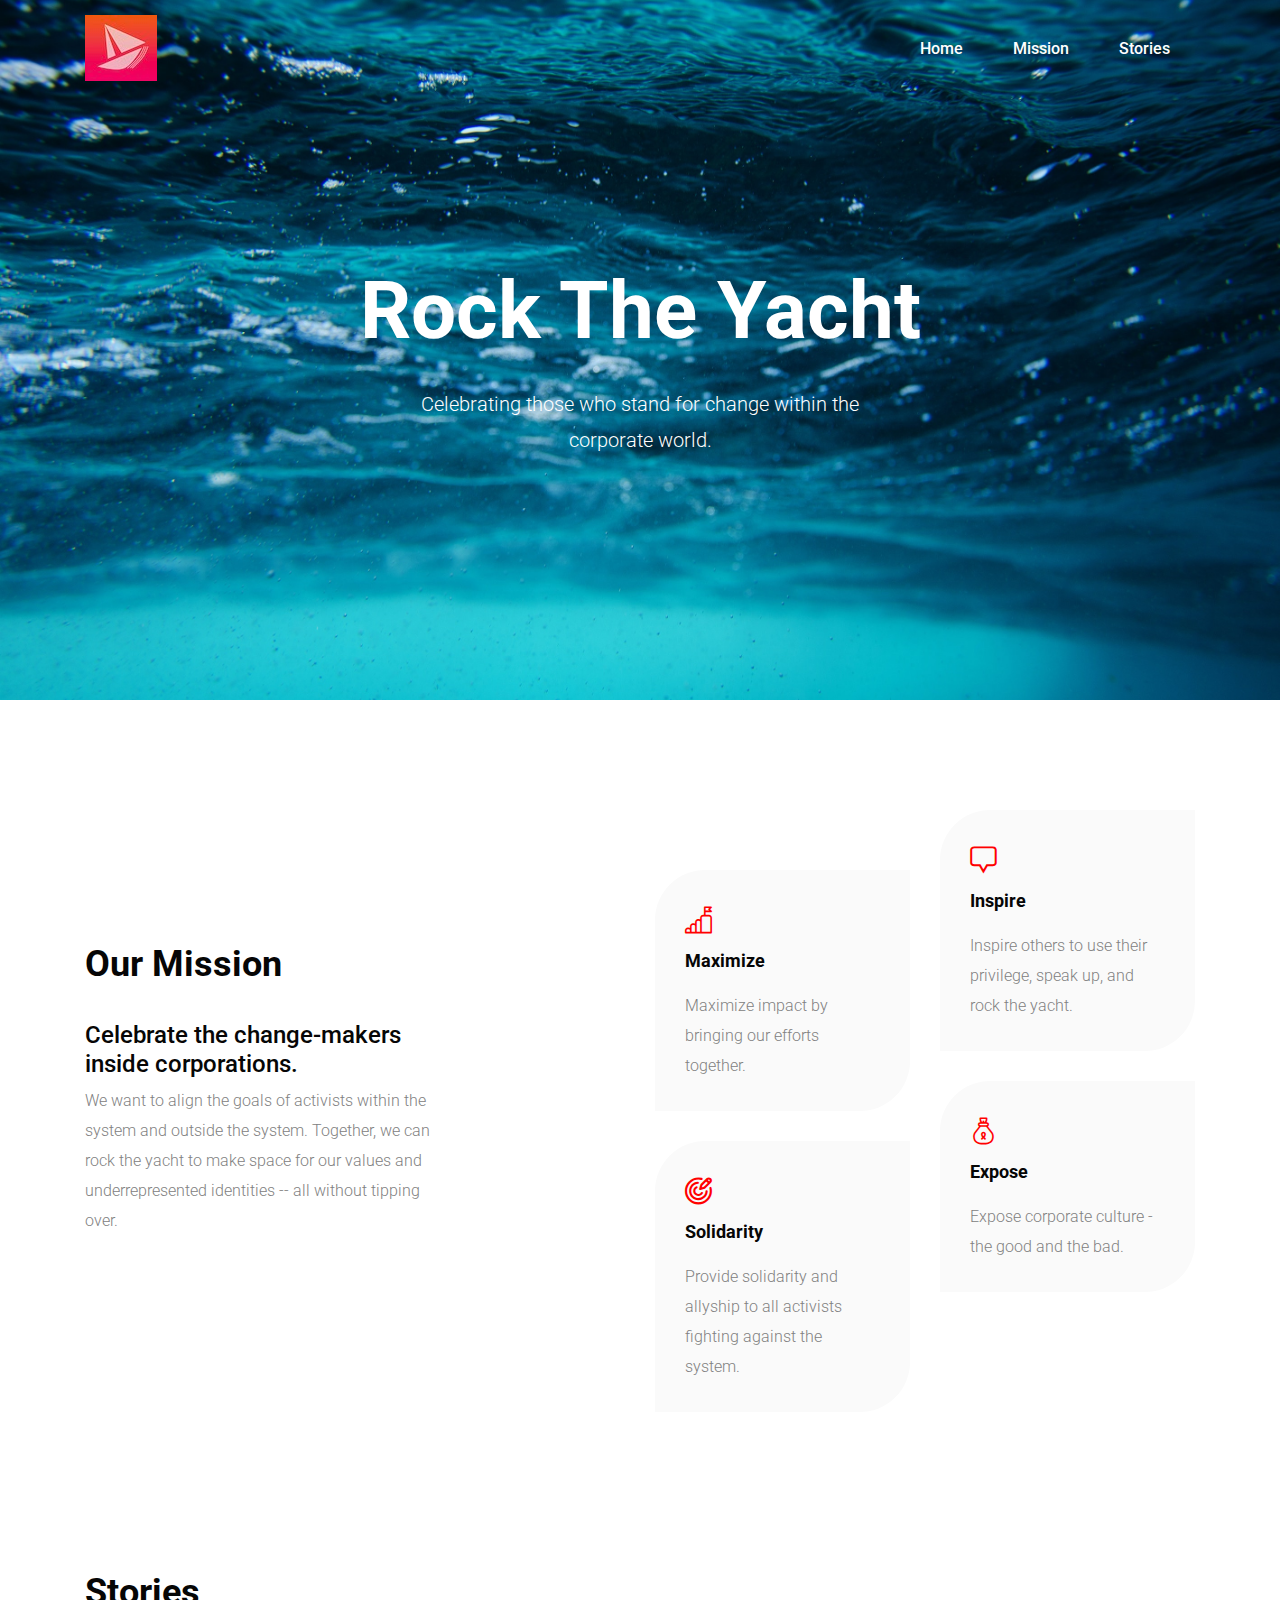
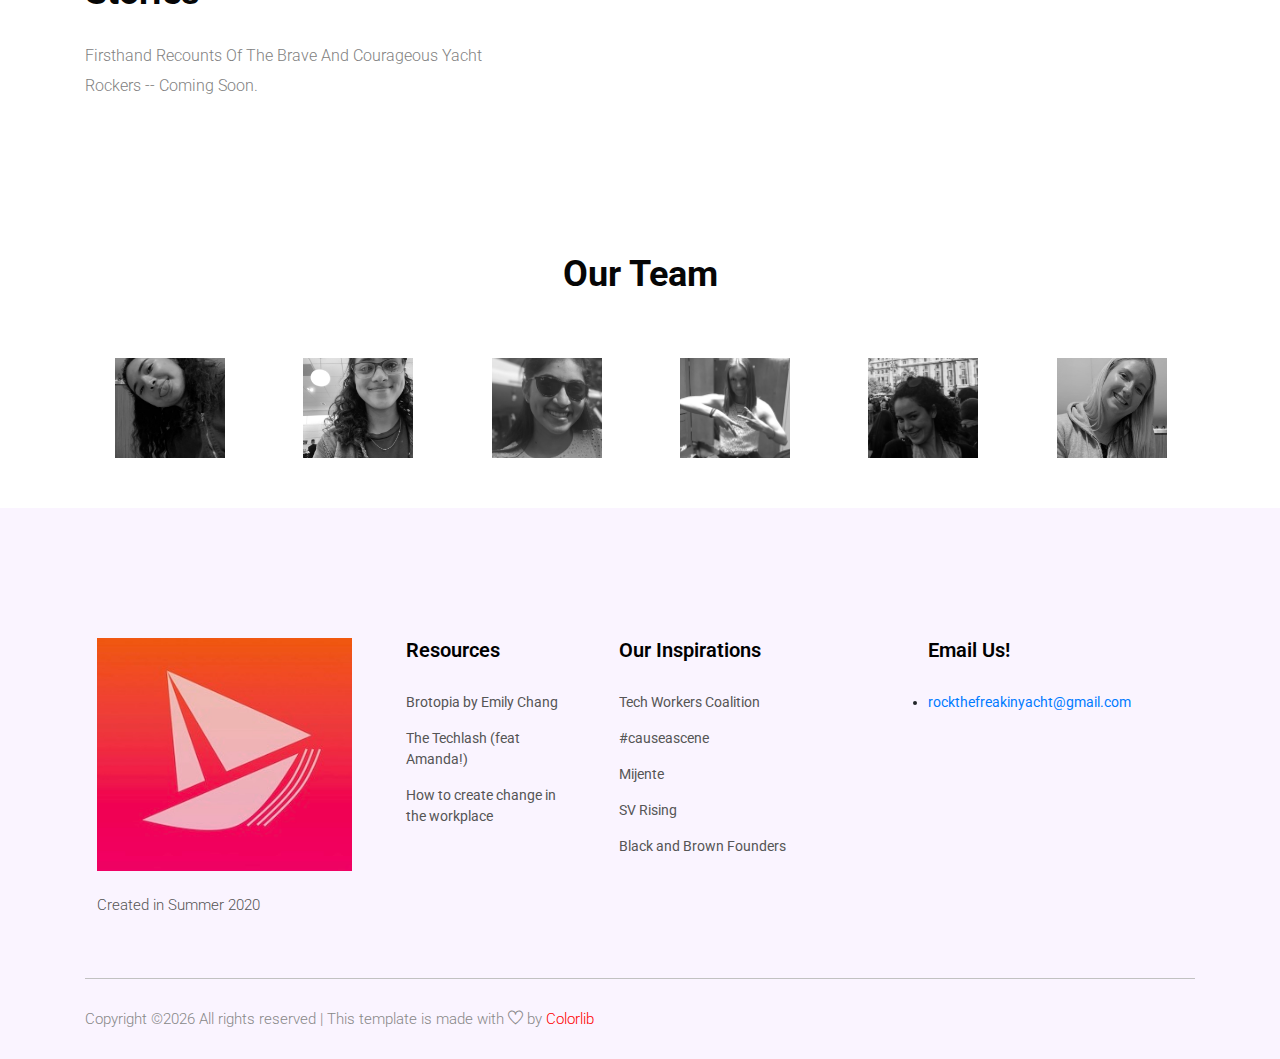
<file: index.html>
<!doctype html>
<html lang="en">

<head>
    <!-- Required meta tags -->
    <meta charset="utf-8">
    <meta name="viewport" content="width=device-width, initial-scale=1, shrink-to-fit=no">
    <title>Rock The Yacht</title>
    <link rel="icon" href="img/favicon.png">
    <!-- Bootstrap CSS -->
    <link rel="stylesheet" href="css/bootstrap.min.css">
    <!-- animate CSS -->
    <link rel="stylesheet" href="css/animate.css">
    <!-- owl carousel CSS -->
    <link rel="stylesheet" href="css/owl.carousel.min.css">
    <!-- themify CSS -->
    <link rel="stylesheet" href="css/themify-icons.css">
    <!-- font awesome CSS -->
    <link rel="stylesheet" href="css/all.css">
    <!-- flaticon CSS -->
    <link rel="stylesheet"  type="text/css" href="css/flaticon.css">
    <!-- magnific popup CSS -->
    <link rel="stylesheet" href="css/magnific-popup.css">
    <!-- nice select CSS -->
    <link rel="stylesheet" href="css/nice-select.css">
    <!-- swiper CSS -->
    <link rel="stylesheet" href="css/slick.css">
    <!-- style CSS -->
    <link rel="stylesheet" href="css/style.css">
</head>

<body>
    <!--::header part start::-->
    <header class="main_menu home_menu">
        <div class="container">
            <div class="row align-items-center">
                <div class="col-lg-12">
                    <nav class="navbar navbar-expand-lg navbar-light">
                        <a class="navbar-brand" href="index.html"> <img src="img/logo.png" alt="logo"> </a>
                        <button class="navbar-toggler" type="button" data-toggle="collapse"
                            data-target="#navbarSupportedContent" aria-controls="navbarSupportedContent"
                            aria-expanded="false" aria-label="Toggle navigation">
                            <span class="ti-menu"></span>
                        </button>

                        <div class="collapse navbar-collapse main-menu-item justify-content-end"
                            id="navbarSupportedContent">
                            <ul class="navbar-nav align-items-center">
                                <li class="nav-item">
                                    <a class="nav-link" href="index.html">Home</a>
                                </li>
                                <li class="nav-item">
                                    <a class="nav-link" href="#mission">Mission</a>
                                </li>
                                <li class="nav-item">
                                    <a class="nav-link" href="#stories">Stories</a>
                                </li>
                                <!-- <li class="nav-item">
                                    <a class="nav-link" href="contact.html">Contact</a>
                                </li> -->
                            </ul>
                        </div>
                    </nav>
                </div>
            </div>
        </div>
    </header>
    <!-- Header part end-->

    <!-- intro part start-->
    <section class="banner_part">
        <div class="container">
            <div class="row align-items-center justify-content-center">
                <div class="col-lg-7">
                    <div class="banner_text text-center">
                        <div class="banner_text_iner">
                            <h1>Rock The Yacht</h1>
                            <p>Celebrating those who stand for change within the corporate world.</p>
                            <!-- <a href="#" class="btn_2">Listen here</a> -->
                        </div>
                    </div>
                </div>
            </div>
        </div>
    </section>
    <!-- intro part start-->

    <!-- mission part start-->
    <section id="mission" class="service_part">
        <div class="container">
            <div class="row justify-content-between align-items-center">
                <div class="col-lg-4 col-sm-10">
                    <div class="service_text">
                        <h2>Our Mission</h2>
                        <h3>Celebrate the change-makers inside corporations.</h3>
                        <p>We want to align the goals of activists within the system and outside the system. Together, we can rock the yacht to make space for our values and underrepresented identities -- all without tipping over.</p>
                    </div>
                </div>
                <div class="col-lg-7 col-xl-6">
                    <div class="service_part_iner">
                        <div class="row">
                            <div class="col-lg-6 col-sm-6">
                                <div class="single_service_text">
                                    <i class="flaticon-goal-1"></i>
                                    <h4>Maximize</h4>
                                    <p>Maximize impact by bringing our efforts together.</p>
                                </div>
                            </div>
                            <div class="col-lg-6 col-sm-6">
                                <div class="single_service_text">
                                    <i class="flaticon-comment"></i>
                                    <h4>Inspire</h4>
                                    <p>Inspire others to use their privilege, speak up, and rock the yacht.</p>
                                </div>
                            </div>
                            <div class="col-lg-6 col-sm-6">
                                <div class="single_service_text">
                                    <i class="flaticon-tool"></i>
                                    <h4>Solidarity</h4>
                                    <p>Provide solidarity and allyship to all activists fighting against the system.</p>
                                </div>
                            </div>
                            <div class="col-lg-6 col-sm-6">
                                <div class="single_service_text">
                                    <i class="flaticon-money"></i>
                                    <h4>Expose</h4>
                                    <p>Expose corporate culture - the good and the bad.</p>
                                </div>
                            </div>
                        </div>
                    </div>
                </div>
            </div>
        </div>
    </section>
    <!-- mission part end-->

    <!--::stories part start::-->
    <section id="stories" class="passion_part">
        <div class="container">
            <div class="row">
                <div class="col-xl-5 col-md-8">
                    <div class="section_tittle">
                        <h2><br>Stories</h2>
                        <p>Firsthand recounts of the brave and courageous yacht rockers -- Coming Soon.</p>
                    </div>
                </div>
            </div>
            <!-- <div class="row">
                <div class="col-sm-6 col-lg-4 col-xl-4">
                    <div class="single-home-passion">
                        <div class="card">
                            <img src="img/stories/passion_1.png" class="card-img-top" alt="blog">
                            <div class="card-body">
                                <a href="#">
                                    <h5 class="card-title">Person 1</h5>
                                </a>
                                <ul>
                                    <li><img src="img/icon/passion_1.svg" alt="">Role</li>
                                    <li><img src="img/icon/passion_2.svg" alt="">Company</li>
                                </ul>
                                <div class="skill">
                                        <div class="skill-bar skill11 wow slideInLeft animated">
                                            <span class="skill-count11">10:00</span>
                                        </div>
                                    </div>
                                <a href="#" class="btn_2">Spotify</a>
                            </div>
                        </div>
                    </div>
                </div>
                <div class="col-sm-6 col-lg-4 col-xl-4">
                    <div class="single-home-passion">
                        <div class="card">
                            <img src="img/stories/passion_2.png" class="card-img-top" alt="blog">
                            <div class="card-body">
                                <a href="#">
                                    <h5 class="card-title">Person 2</h5>
                                </a>
                                <ul>
                                    <li><img src="img/icon/passion_1.svg" alt="">Role</li>
                                    <li><img src="img/icon/passion_2.svg" alt="">Company</li>
                                </ul>
                                <div class="skill">
                                        <div class="skill-bar skill11 wow slideInLeft animated">
                                            <span class="skill-count11">10:00<span>
                                        </div>
                                    </div>
                                <a href="#" class="btn_2">Spotify</a>

                            </div>
                        </div>
                    </div>
                </div>
                <div class="col-sm-6 col-lg-4 col-xl-4">
                    <div class="single-home-passion">
                        <div class="card">
                            <img src="img/stories/passion_3.png" class="card-img-top" alt="blog">
                            <div class="card-body">
                                <a href="#">
                                    <h5 class="card-title">Person 3</h5>
                                </a>
                                <ul>
                                    <li><img src="img/icon/passion_1.svg" alt="">Role</li>
                                    <li><img src="img/icon/passion_2.svg" alt="">Company</li>
                                </ul>
                                <div class="skill">
                                        <div class="skill-bar skill11 wow slideInLeft animated">
                                            <span class="skill-count11">10:00</span>
                                        </div>
                                    </div>
                                <a href="#" class="btn_2">Spotify</a>
                            </div>
                        </div>
                    </div>
                </div> -->
            </div>
        </div>
    </section>
    <!--::stories part end::-->

    <!--::our team part start::-->
    <section class="client_part padding_bottom">
        <div class="container">
            <div class="row justify-content-center">
                <div class="col-xl-6">
                    <div class="section_tittle text-center">
                        <h2>Our Team</h2>
                    </div>
                </div>
            </div>
            <div class="row align-items-center">
                <div class="col-lg-12">
                    <div class="client_logo owl-carousel">
                        <div class="single_client_logo">
                            <img src="img/team/AmandaJ.png" alt="">
                        </div>
                        <div class="single_client_logo">
                            <img src="img/team/PriyaC.png" alt="">
                        </div>
                        <div class="single_client_logo">
                            <img src="img/team/NishaC.png" alt="">
                        </div>
                        <div class="single_client_logo">
                            <img src="img/team/BeattieG.png" alt="">
                        </div>
                        <div class="single_client_logo">
                            <img src="img/team/MaeveG.png" alt="">
                        </div>
                        <div class="single_client_logo">
                            <img src="img/team/MadisonH.png" alt="">
                        </div>
                    </div>
                </div>
            </div>
        </div>
    </section>
    <!--::our team part end::-->

    <!--::footer_part start::-->
    <footer class="footer_part">
        <div class="container">
            <div class="row justify-content-around">
                <div class="col-sm-6 col-lg-3">
                    <div class="single_footer_part">
                        <img src="img/footer_logo.png" class="footer_logo" alt="">
                        <p>Created in Summer 2020</p>
                    </div>
                </div>
                <div class="col-sm-6 col-lg-2">
                    <div class="single_footer_part">
                        <h4>Resources</h4>
                        <ul class="list-unstyled">
                            <li><a href="https://amzn.to/2DiYG7T">Brotopia by Emily Chang</a></li>
                            <li><a href="https://slate.com/technology/2019/08/stanford-tech-students-backlash-google-facebook-palantir.html">The Techlash (feat Amanda!)</a></li>
                            <li><a href="https://www.washingtonpost.com/business/capitalbusiness/how-to-create-change-in-the-workplace/2013/11/27/9d62f8de-5548-11e3-835d-e7173847c7cc_story.html?noredirect=on">How to create change in the workplace</a></li>
                        </ul>
                    </div>
                </div>
                <div class="col-sm-6 col-lg-3">
                    <div class="single_footer_part footer_3">
                        <h4>Our Inspirations</h4>
                        <ul class="list-unstyled">
                            <li><a href="https://techworkerscoalition.org/">Tech Workers Coalition</a></li>
                            <li><a href="https://hashtagcauseascene.com/">#causeascene</a></li>
                            <li><a href="https://mijente.net/">Mijente</a></li>
                            <li><a href="https://siliconvalleyrising.org/">SV Rising</a></li>
                            <li><a href="https://blackandbrownfounders.com/">Black and Brown Founders</a></li>
                        </ul>
                    </div>
                </div>
                <div class="col-sm-6 col-lg-3">
                    <div class="single_footer_part">
                        <h4>Email Us!</h4>
                        <li><a href="mailto:rockthefreakinyacht@gmail.com">rockthefreakinyacht@gmail.com</a></li>
                        <!-- <h4>Newsletter</h4>
                        <div id="mc_embed_signup">
                            <form target="_blank"
                                action="https://spondonit.us12.list-manage.com/subscribe/post?u=1462626880ade1ac87bd9c93a&amp;id=92a4423d01"
                                method="get" class="subscribe_form relative mail_part" required>
                                <input type="email" name="email" id="newsletter-form-email" placeholder="Email Address"
                                    class="placeholder hide-on-focus" onfocus="this.placeholder = ''"
                                    onblur="this.placeholder = ' Email Address '" required="" type="email">
                                <button type="submit" name="submit" id="newsletter-submit"
                                    class="email_icon newsletter-submit button-contactForm"><i
                                        class="far fa-paper-plane"></i></button>
                                <div class="mt-10 info"></div>
                            </form>
                        </div> -->
                    </div>
                </div>
            </div>
            <hr>
            <div class="row">
                <div class="col-lg-6">
                    <div class="copyright_text">
                        <P><!-- Link back to Colorlib can't be removed. Template is licensed under CC BY 3.0. -->
Copyright &copy;<script>document.write(new Date().getFullYear());</script> All rights reserved | This template is made with <i class="ti-heart" aria-hidden="true"></i> by <a href="https://colorlib.com" target="_blank">Colorlib</a>
<!-- Link back to Colorlib can't be removed. Template is licensed under CC BY 3.0. --></P>
                    </div>
                </div>
                <div class="col-lg-6">
                    <div class="footer_icon social_icon">
                        <ul class="list-unstyled">
                            <!-- <li><a href="#" class="single_social_icon"><i class="fab fa-facebook-f"></i></a></li>
                            <li><a href="#" class="single_social_icon"><i class="fab fa-twitter"></i></a></li> -->
                        </ul>
                    </div>
                </div>
            </div>
        </div>
    </footer>
    <!--::footer_part end::-->

    <!-- jquery plugins here-->

    <script src="js/jquery-1.12.1.min.js"></script>
    <!-- popper js -->
    <script src="js/popper.min.js"></script>
    <!-- bootstrap js -->
    <script src="js/bootstrap.min.js"></script>
    <!-- easing js -->
    <script src="js/jquery.magnific-popup.js"></script>
    <!-- swiper js -->
    <script src="js/swiper.min.js"></script>
    <script src="js/wow.min.js"></script>
    <script src="js/jquery.smooth-scroll.min.js"></script>
    <!-- swiper js -->
    <script src="js/masonry.pkgd.js"></script>
    <!-- particles js -->
    <script src="js/owl.carousel.min.js"></script>
    <script src="js/jquery.nice-select.min.js"></script>
    <!-- swiper js -->
    <script src="js/slick.min.js"></script>
    <script src="js/jquery.counterup.min.js"></script>
    <script src="js/waypoints.min.js"></script>
    <script src="js/countdown.jquery.min.js"></script>
    <script src="js/timer.js"></script>
    <!-- contact js -->
    <script src="js/jquery.ajaxchimp.min.js"></script>
    <script src="js/jquery.form.js"></script>
    <script src="js/jquery.validate.min.js"></script>
    <script src="js/mail-script.js"></script>
    <script src="js/contact.js"></script>
    <!-- custom js -->
    <script src="js/custom.js"></script>
</body>

</html>
</file>
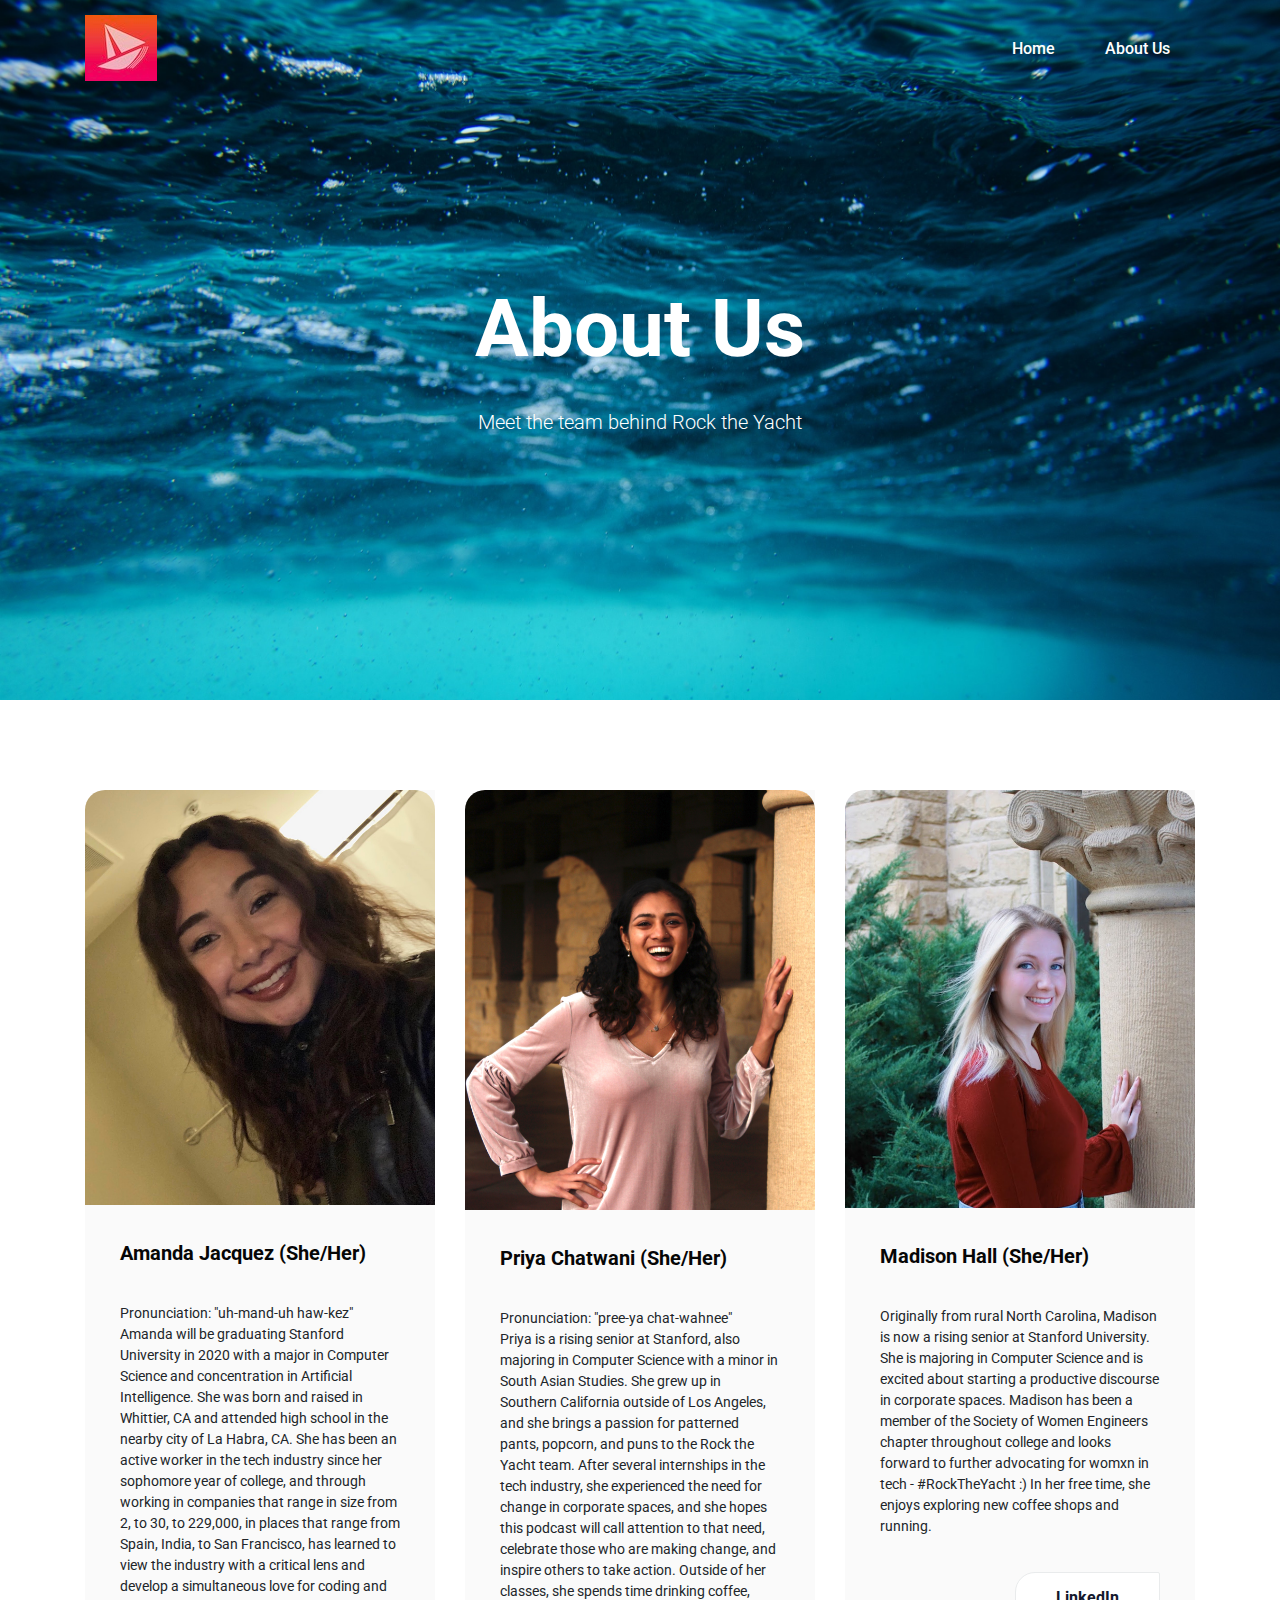
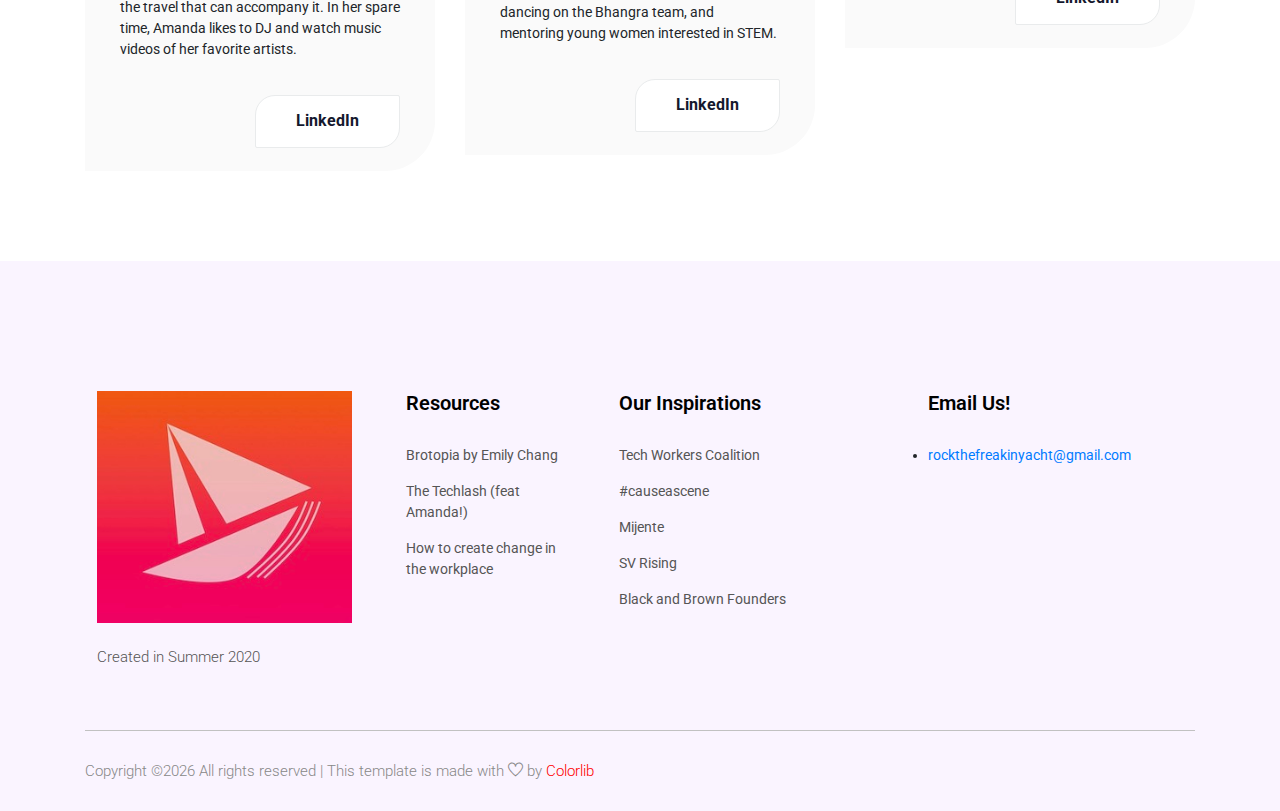
<file: about.html>
<!doctype html>
<html lang="en">

<head>
    <!-- Required meta tags -->
    <meta charset="utf-8">
    <meta name="viewport" content="width=device-width, initial-scale=1, shrink-to-fit=no">
    <title>Rock The Yacht</title>
    <link rel="icon" href="img/favicon.png">
    <!-- Bootstrap CSS -->
    <link rel="stylesheet" href="css/bootstrap.min.css">
    <!-- animate CSS -->
    <link rel="stylesheet" href="css/animate.css">
    <!-- owl carousel CSS -->
    <link rel="stylesheet" href="css/owl.carousel.min.css">
    <!-- themify CSS -->
    <link rel="stylesheet" href="css/themify-icons.css">
    <!-- font awesome CSS -->
    <link rel="stylesheet" href="css/all.css">
    <!-- flaticon CSS -->
    <link rel="stylesheet"  type="text/css" href="css/flaticon.css">
    <!-- magnific popup CSS -->
    <link rel="stylesheet" href="css/magnific-popup.css">
    <!-- nice select CSS -->
    <link rel="stylesheet" href="css/nice-select.css">
    <!-- swiper CSS -->
    <link rel="stylesheet" href="css/slick.css">
    <!-- style CSS -->
    <link rel="stylesheet" href="css/style.css">
</head>

<body>
    <!--::header part start::-->
    <header class="main_menu home_menu">
        <div class="container">
            <div class="row align-items-center">
                <div class="col-lg-12">
                    <nav class="navbar navbar-expand-lg navbar-light">
                        <a class="navbar-brand" href="index.html"> <img src="img/logo.png" alt="logo"> </a>
                        <button class="navbar-toggler" type="button" data-toggle="collapse"
                            data-target="#navbarSupportedContent" aria-controls="navbarSupportedContent"
                            aria-expanded="false" aria-label="Toggle navigation">
                            <span class="ti-menu"></span>
                        </button>

                        <div class="collapse navbar-collapse main-menu-item justify-content-end"
                            id="navbarSupportedContent">
                            <ul class="navbar-nav align-items-center">
                                <li class="nav-item">
                                    <a class="nav-link" href="index.html">Home</a>
                                </li>
                                <li class="nav-item">
                                    <a class="nav-link" href="#about">About Us</a>
                                </li>
                            </ul>
                        </div>
                    </nav>
                </div>
            </div>
        </div>
    </header>
    <!-- Header part end-->

    <!-- intro part start-->
    <section class="banner_part">
        <div class="container">
            <div class="row align-items-center justify-content-center">
                <div class="col-lg-7">
                    <div class="banner_text text-center">
                        <div class="banner_text_iner">
                            <h1>About Us</h1>
                            <p>Meet the team behind Rock the Yacht</p>
                            <!-- <a href="#" class="btn_2">Listen here</a> -->
                        </div>
                    </div>
                </div>
            </div>
        </div>
    </section>
    <!-- intro part start-->

    <!--::about us part start::-->
    <section id="about" class="passion_part">
        <div class="container">
            <div class="row">
                <div class="col-xl-5 col-md-8">
                </div>
            </div>
            <div class="row">
                <div class="col-sm-6 col-lg-4 col-xl-4">
                    <div class="single-home-passion">
                        <div class="card">
                            <img src="img/team/Amanda.jpg" class="card-img-top" alt="blog">
                            <div class="card-body">
                                <h5 class="card-title">Amanda Jacquez (she/her)</h5>
                                <ul>Pronunciation: "uh-mand-uh haw-kez" <br>
                                Amanda will be graduating Stanford University in 2020 with a major in Computer Science and concentration in Artificial Intelligence. She was born and raised in Whittier, CA and attended high school in the nearby city of La Habra, CA. She has been an active worker in the tech industry since her sophomore year of college, and through working in companies that range in size from 2, to 30, to 229,000, in places that range from Spain, India, to San Francisco, has learned to view the industry with a critical lens and develop a simultaneous love for coding and the travel that can accompany it. In her spare time, Amanda likes to DJ and watch music videos of her favorite artists.</ul>
                                <a href="https://www.linkedin.com/in/amanda-jacquez/" target="_blank" class="btn_2">LinkedIn</a>
                            </div>
                        </div>
                    </div>
                </div>
                <div class="col-sm-6 col-lg-4 col-xl-4">
                    <div class="single-home-passion">
                        <div class="card">
                            <img src="img/team/Priya.jpg" class="card-img-top" alt="blog">
                            <div class="card-body">
                                <h5 class="card-title">Priya Chatwani (she/her)</h5>
                                <ul>Pronunciation: "pree-ya chat-wahnee"<br>
                                Priya is a rising senior at Stanford, also majoring in Computer Science with a minor in South Asian Studies. She grew up in Southern California outside of Los Angeles, and she brings a passion for patterned pants, popcorn, and puns to the Rock the Yacht team. After several internships in the tech industry, she experienced the need for change in corporate spaces, and she hopes this podcast will call attention to that need, celebrate those who are making change, and inspire others to take action. Outside of her classes, she spends time drinking coffee, dancing on the Bhangra team, and mentoring young women interested in STEM.</ul>
                                <a href="https://www.linkedin.com/in/priya-chatwani/" target="_blank" class="btn_2">LinkedIn</a>
                            </div>
                        </div>
                    </div>
                </div>
                <div class="col-sm-6 col-lg-4 col-xl-4">
                    <div class="single-home-passion">
                        <div class="card">
                            <img src="img/team/Madison.JPG" class="card-img-top" alt="blog">
                            <div class="card-body">
                                <h5 class="card-title">Madison Hall (she/her)</h5>
                                <ul>Originally from rural North Carolina, Madison is now a rising senior at Stanford University. She is majoring in Computer Science and is excited about starting a productive discourse in corporate spaces. Madison has been a member of the Society of Women Engineers chapter throughout college and looks forward to further advocating for womxn in tech - #RockTheYacht :) In her free time, she enjoys exploring new coffee shops and running.</ul>
                                <a href="https://www.linkedin.com/in/mhall38/" target="_blank" class="btn_2">LinkedIn</a>
                            </div>
                        </div>
                    </div>
                </div>
            </div>
        </div>
    </section>
    <!--::stories part end::-->

    <!--::footer_part start::-->
    <footer class="footer_part">
        <div class="container">
            <div class="row justify-content-around">
                <div class="col-sm-6 col-lg-3">
                    <div class="single_footer_part">
                        <img src="img/footer_logo.png" class="footer_logo" alt="">
                        <p>Created in Summer 2020</p>
                    </div>
                </div>
                <div class="col-sm-6 col-lg-2">
                    <div class="single_footer_part">
                        <h4>Resources</h4>
                        <ul class="list-unstyled">
                            <li><a href="https://amzn.to/2DiYG7T">Brotopia by Emily Chang</a></li>
                            <li><a href="https://slate.com/technology/2019/08/stanford-tech-students-backlash-google-facebook-palantir.html">The Techlash (feat Amanda!)</a></li>
                            <li><a href="https://www.washingtonpost.com/business/capitalbusiness/how-to-create-change-in-the-workplace/2013/11/27/9d62f8de-5548-11e3-835d-e7173847c7cc_story.html?noredirect=on">How to create change in the workplace</a></li>
                        </ul>
                    </div>
                </div>
                <div class="col-sm-6 col-lg-3">
                    <div class="single_footer_part footer_3">
                        <h4>Our Inspirations</h4>
                        <ul class="list-unstyled">
                            <li><a href="https://techworkerscoalition.org/">Tech Workers Coalition</a></li>
                            <li><a href="https://hashtagcauseascene.com/">#causeascene</a></li>
                            <li><a href="https://mijente.net/">Mijente</a></li>
                            <li><a href="https://siliconvalleyrising.org/">SV Rising</a></li>
                            <li><a href="https://blackandbrownfounders.com/">Black and Brown Founders</a></li>
                        </ul>
                    </div>
                </div>
                <div class="col-sm-6 col-lg-3">
                    <div class="single_footer_part">
                        <h4>Email Us!</h4>
                        <li><a href="mailto:rockthefreakinyacht@gmail.com">rockthefreakinyacht@gmail.com</a></li>
                        <!-- <h4>Newsletter</h4>
                        <div id="mc_embed_signup">
                            <form target="_blank"
                                action="https://spondonit.us12.list-manage.com/subscribe/post?u=1462626880ade1ac87bd9c93a&amp;id=92a4423d01"
                                method="get" class="subscribe_form relative mail_part" required>
                                <input type="email" name="email" id="newsletter-form-email" placeholder="Email Address"
                                    class="placeholder hide-on-focus" onfocus="this.placeholder = ''"
                                    onblur="this.placeholder = ' Email Address '" required="" type="email">
                                <button type="submit" name="submit" id="newsletter-submit"
                                    class="email_icon newsletter-submit button-contactForm"><i
                                        class="far fa-paper-plane"></i></button>
                                <div class="mt-10 info"></div>
                            </form>
                        </div> -->
                    </div>
                </div>
            </div>
            <hr>
            <div class="row">
                <div class="col-lg-6">
                    <div class="copyright_text">
                        <P><!-- Link back to Colorlib can't be removed. Template is licensed under CC BY 3.0. -->
Copyright &copy;<script>document.write(new Date().getFullYear());</script> All rights reserved | This template is made with <i class="ti-heart" aria-hidden="true"></i> by <a href="https://colorlib.com" target="_blank">Colorlib</a>
<!-- Link back to Colorlib can't be removed. Template is licensed under CC BY 3.0. --></P>
                    </div>
                </div>
                <div class="col-lg-6">
                    <div class="footer_icon social_icon">
                        <ul class="list-unstyled">
                            <!-- <li><a href="#" class="single_social_icon"><i class="fab fa-facebook-f"></i></a></li>
                            <li><a href="#" class="single_social_icon"><i class="fab fa-twitter"></i></a></li> -->
                        </ul>
                    </div>
                </div>
            </div>
        </div>
    </footer>
    <!--::footer_part end::-->

    <!-- jquery plugins here-->

    <script src="js/jquery-1.12.1.min.js"></script>
    <!-- popper js -->
    <script src="js/popper.min.js"></script>
    <!-- bootstrap js -->
    <script src="js/bootstrap.min.js"></script>
    <!-- easing js -->
    <script src="js/jquery.magnific-popup.js"></script>
    <!-- swiper js -->
    <script src="js/swiper.min.js"></script>
    <script src="js/wow.min.js"></script>
    <script src="js/jquery.smooth-scroll.min.js"></script>
    <!-- swiper js -->
    <script src="js/masonry.pkgd.js"></script>
    <!-- particles js -->
    <script src="js/owl.carousel.min.js"></script>
    <script src="js/jquery.nice-select.min.js"></script>
    <!-- swiper js -->
    <script src="js/slick.min.js"></script>
    <script src="js/jquery.counterup.min.js"></script>
    <script src="js/waypoints.min.js"></script>
    <script src="js/countdown.jquery.min.js"></script>
    <script src="js/timer.js"></script>
    <!-- contact js -->
    <script src="js/jquery.ajaxchimp.min.js"></script>
    <script src="js/jquery.form.js"></script>
    <script src="js/jquery.validate.min.js"></script>
    <script src="js/mail-script.js"></script>
    <script src="js/contact.js"></script>
    <!-- custom js -->
    <script src="js/custom.js"></script>
</body>

</html>
</file>
<file: css/themify-icons.css>
@font-face {
	font-family: 'themify';
	src:url('../fonts/themify.eot?-fvbane');
	src:url('../fonts/themify.eot?#iefix-fvbane') format('embedded-opentype'),
		url('../fonts/themify.woff?-fvbane') format('woff'),
		url('../fonts/themify.ttf?-fvbane') format('truetype'),
		url('../fonts/themify.svg?-fvbane#themify') format('svg');
	font-weight: normal;
	font-style: normal;
}

[class^="ti-"], [class*=" ti-"] {
	font-family: 'themify';
	speak: none;
	font-style: normal;
	font-weight: normal;
	font-variant: normal;
	text-transform: none;
	line-height: 1;

	/* Better Font Rendering =========== */
	-webkit-font-smoothing: antialiased;
	-moz-osx-font-smoothing: grayscale;
}

.ti-wand:before {
	content: "\e600";
}
.ti-volume:before {
	content: "\e601";
}
.ti-user:before {
	content: "\e602";
}
.ti-unlock:before {
	content: "\e603";
}
.ti-unlink:before {
	content: "\e604";
}
.ti-trash:before {
	content: "\e605";
}
.ti-thought:before {
	content: "\e606";
}
.ti-target:before {
	content: "\e607";
}
.ti-tag:before {
	content: "\e608";
}
.ti-tablet:before {
	content: "\e609";
}
.ti-star:before {
	content: "\e60a";
}
.ti-spray:before {
	content: "\e60b";
}
.ti-signal:before {
	content: "\e60c";
}
.ti-shopping-cart:before {
	content: "\e60d";
}
.ti-shopping-cart-full:before {
	content: "\e60e";
}
.ti-settings:before {
	content: "\e60f";
}
.ti-search:before {
	content: "\e610";
}
.ti-zoom-in:before {
	content: "\e611";
}
.ti-zoom-out:before {
	content: "\e612";
}
.ti-cut:before {
	content: "\e613";
}
.ti-ruler:before {
	content: "\e614";
}
.ti-ruler-pencil:before {
	content: "\e615";
}
.ti-ruler-alt:before {
	content: "\e616";
}
.ti-bookmark:before {
	content: "\e617";
}
.ti-bookmark-alt:before {
	content: "\e618";
}
.ti-reload:before {
	content: "\e619";
}
.ti-plus:before {
	content: "\e61a";
}
.ti-pin:before {
	content: "\e61b";
}
.ti-pencil:before {
	content: "\e61c";
}
.ti-pencil-alt:before {
	content: "\e61d";
}
.ti-paint-roller:before {
	content: "\e61e";
}
.ti-paint-bucket:before {
	content: "\e61f";
}
.ti-na:before {
	content: "\e620";
}
.ti-mobile:before {
	content: "\e621";
}
.ti-minus:before {
	content: "\e622";
}
.ti-medall:before {
	content: "\e623";
}
.ti-medall-alt:before {
	content: "\e624";
}
.ti-marker:before {
	content: "\e625";
}
.ti-marker-alt:before {
	content: "\e626";
}
.ti-arrow-up:before {
	content: "\e627";
}
.ti-arrow-right:before {
	content: "\e628";
}
.ti-arrow-left:before {
	content: "\e629";
}
.ti-arrow-down:before {
	content: "\e62a";
}
.ti-lock:before {
	content: "\e62b";
}
.ti-location-arrow:before {
	content: "\e62c";
}
.ti-link:before {
	content: "\e62d";
}
.ti-layout:before {
	content: "\e62e";
}
.ti-layers:before {
	content: "\e62f";
}
.ti-layers-alt:before {
	content: "\e630";
}
.ti-key:before {
	content: "\e631";
}
.ti-import:before {
	content: "\e632";
}
.ti-image:before {
	content: "\e633";
}
.ti-heart:before {
	content: "\e634";
}
.ti-heart-broken:before {
	content: "\e635";
}
.ti-hand-stop:before {
	content: "\e636";
}
.ti-hand-open:before {
	content: "\e637";
}
.ti-hand-drag:before {
	content: "\e638";
}
.ti-folder:before {
	content: "\e639";
}
.ti-flag:before {
	content: "\e63a";
}
.ti-flag-alt:before {
	content: "\e63b";
}
.ti-flag-alt-2:before {
	content: "\e63c";
}
.ti-eye:before {
	content: "\e63d";
}
.ti-export:before {
	content: "\e63e";
}
.ti-exchange-vertical:before {
	content: "\e63f";
}
.ti-desktop:before {
	content: "\e640";
}
.ti-cup:before {
	content: "\e641";
}
.ti-crown:before {
	content: "\e642";
}
.ti-comments:before {
	content: "\e643";
}
.ti-comment:before {
	content: "\e644";
}
.ti-comment-alt:before {
	content: "\e645";
}
.ti-close:before {
	content: "\e646";
}
.ti-clip:before {
	content: "\e647";
}
.ti-angle-up:before {
	content: "\e648";
}
.ti-angle-right:before {
	content: "\e649";
}
.ti-angle-left:before {
	content: "\e64a";
}
.ti-angle-down:before {
	content: "\e64b";
}
.ti-check:before {
	content: "\e64c";
}
.ti-check-box:before {
	content: "\e64d";
}
.ti-camera:before {
	content: "\e64e";
}
.ti-announcement:before {
	content: "\e64f";
}
.ti-brush:before {
	content: "\e650";
}
.ti-briefcase:before {
	content: "\e651";
}
.ti-bolt:before {
	content: "\e652";
}
.ti-bolt-alt:before {
	content: "\e653";
}
.ti-blackboard:before {
	content: "\e654";
}
.ti-bag:before {
	content: "\e655";
}
.ti-move:before {
	content: "\e656";
}
.ti-arrows-vertical:before {
	content: "\e657";
}
.ti-arrows-horizontal:before {
	content: "\e658";
}
.ti-fullscreen:before {
	content: "\e659";
}
.ti-arrow-top-right:before {
	content: "\e65a";
}
.ti-arrow-top-left:before {
	content: "\e65b";
}
.ti-arrow-circle-up:before {
	content: "\e65c";
}
.ti-arrow-circle-right:before {
	content: "\e65d";
}
.ti-arrow-circle-left:before {
	content: "\e65e";
}
.ti-arrow-circle-down:before {
	content: "\e65f";
}
.ti-angle-double-up:before {
	content: "\e660";
}
.ti-angle-double-right:before {
	content: "\e661";
}
.ti-angle-double-left:before {
	content: "\e662";
}
.ti-angle-double-down:before {
	content: "\e663";
}
.ti-zip:before {
	content: "\e664";
}
.ti-world:before {
	content: "\e665";
}
.ti-wheelchair:before {
	content: "\e666";
}
.ti-view-list:before {
	content: "\e667";
}
.ti-view-list-alt:before {
	content: "\e668";
}
.ti-view-grid:before {
	content: "\e669";
}
.ti-uppercase:before {
	content: "\e66a";
}
.ti-upload:before {
	content: "\e66b";
}
.ti-underline:before {
	content: "\e66c";
}
.ti-truck:before {
	content: "\e66d";
}
.ti-timer:before {
	content: "\e66e";
}
.ti-ticket:before {
	content: "\e66f";
}
.ti-thumb-up:before {
	content: "\e670";
}
.ti-thumb-down:before {
	content: "\e671";
}
.ti-text:before {
	content: "\e672";
}
.ti-stats-up:before {
	content: "\e673";
}
.ti-stats-down:before {
	content: "\e674";
}
.ti-split-v:before {
	content: "\e675";
}
.ti-split-h:before {
	content: "\e676";
}
.ti-smallcap:before {
	content: "\e677";
}
.ti-shine:before {
	content: "\e678";
}
.ti-shift-right:before {
	content: "\e679";
}
.ti-shift-left:before {
	content: "\e67a";
}
.ti-shield:before {
	content: "\e67b";
}
.ti-notepad:before {
	content: "\e67c";
}
.ti-server:before {
	content: "\e67d";
}
.ti-quote-right:before {
	content: "\e67e";
}
.ti-quote-left:before {
	content: "\e67f";
}
.ti-pulse:before {
	content: "\e680";
}
.ti-printer:before {
	content: "\e681";
}
.ti-power-off:before {
	content: "\e682";
}
.ti-plug:before {
	content: "\e683";
}
.ti-pie-chart:before {
	content: "\e684";
}
.ti-paragraph:before {
	content: "\e685";
}
.ti-panel:before {
	content: "\e686";
}
.ti-package:before {
	content: "\e687";
}
.ti-music:before {
	content: "\e688";
}
.ti-music-alt:before {
	content: "\e689";
}
.ti-mouse:before {
	content: "\e68a";
}
.ti-mouse-alt:before {
	content: "\e68b";
}
.ti-money:before {
	content: "\e68c";
}
.ti-microphone:before {
	content: "\e68d";
}
.ti-menu:before {
	content: "\e68e";
}
.ti-menu-alt:before {
	content: "\e68f";
}
.ti-map:before {
	content: "\e690";
}
.ti-map-alt:before {
	content: "\e691";
}
.ti-loop:before {
	content: "\e692";
}
.ti-location-pin:before {
	content: "\e693";
}
.ti-list:before {
	content: "\e694";
}
.ti-light-bulb:before {
	content: "\e695";
}
.ti-Italic:before {
	content: "\e696";
}
.ti-info:before {
	content: "\e697";
}
.ti-infinite:before {
	content: "\e698";
}
.ti-id-badge:before {
	content: "\e699";
}
.ti-hummer:before {
	content: "\e69a";
}
.ti-home:before {
	content: "\e69b";
}
.ti-help:before {
	content: "\e69c";
}
.ti-headphone:before {
	content: "\e69d";
}
.ti-harddrives:before {
	content: "\e69e";
}
.ti-harddrive:before {
	content: "\e69f";
}
.ti-gift:before {
	content: "\e6a0";
}
.ti-game:before {
	content: "\e6a1";
}
.ti-filter:before {
	content: "\e6a2";
}
.ti-files:before {
	content: "\e6a3";
}
.ti-file:before {
	content: "\e6a4";
}
.ti-eraser:before {
	content: "\e6a5";
}
.ti-envelope:before {
	content: "\e6a6";
}
.ti-download:before {
	content: "\e6a7";
}
.ti-direction:before {
	content: "\e6a8";
}
.ti-direction-alt:before {
	content: "\e6a9";
}
.ti-dashboard:before {
	content: "\e6aa";
}
.ti-control-stop:before {
	content: "\e6ab";
}
.ti-control-shuffle:before {
	content: "\e6ac";
}
.ti-control-play:before {
	content: "\e6ad";
}
.ti-control-pause:before {
	content: "\e6ae";
}
.ti-control-forward:before {
	content: "\e6af";
}
.ti-control-backward:before {
	content: "\e6b0";
}
.ti-cloud:before {
	content: "\e6b1";
}
.ti-cloud-up:before {
	content: "\e6b2";
}
.ti-cloud-down:before {
	content: "\e6b3";
}
.ti-clipboard:before {
	content: "\e6b4";
}
.ti-car:before {
	content: "\e6b5";
}
.ti-calendar:before {
	content: "\e6b6";
}
.ti-book:before {
	content: "\e6b7";
}
.ti-bell:before {
	content: "\e6b8";
}
.ti-basketball:before {
	content: "\e6b9";
}
.ti-bar-chart:before {
	content: "\e6ba";
}
.ti-bar-chart-alt:before {
	content: "\e6bb";
}
.ti-back-right:before {
	content: "\e6bc";
}
.ti-back-left:before {
	content: "\e6bd";
}
.ti-arrows-corner:before {
	content: "\e6be";
}
.ti-archive:before {
	content: "\e6bf";
}
.ti-anchor:before {
	content: "\e6c0";
}
.ti-align-right:before {
	content: "\e6c1";
}
.ti-align-left:before {
	content: "\e6c2";
}
.ti-align-justify:before {
	content: "\e6c3";
}
.ti-align-center:before {
	content: "\e6c4";
}
.ti-alert:before {
	content: "\e6c5";
}
.ti-alarm-clock:before {
	content: "\e6c6";
}
.ti-agenda:before {
	content: "\e6c7";
}
.ti-write:before {
	content: "\e6c8";
}
.ti-window:before {
	content: "\e6c9";
}
.ti-widgetized:before {
	content: "\e6ca";
}
.ti-widget:before {
	content: "\e6cb";
}
.ti-widget-alt:before {
	content: "\e6cc";
}
.ti-wallet:before {
	content: "\e6cd";
}
.ti-video-clapper:before {
	content: "\e6ce";
}
.ti-video-camera:before {
	content: "\e6cf";
}
.ti-vector:before {
	content: "\e6d0";
}
.ti-themify-logo:before {
	content: "\e6d1";
}
.ti-themify-favicon:before {
	content: "\e6d2";
}
.ti-themify-favicon-alt:before {
	content: "\e6d3";
}
.ti-support:before {
	content: "\e6d4";
}
.ti-stamp:before {
	content: "\e6d5";
}
.ti-split-v-alt:before {
	content: "\e6d6";
}
.ti-slice:before {
	content: "\e6d7";
}
.ti-shortcode:before {
	content: "\e6d8";
}
.ti-shift-right-alt:before {
	content: "\e6d9";
}
.ti-shift-left-alt:before {
	content: "\e6da";
}
.ti-ruler-alt-2:before {
	content: "\e6db";
}
.ti-receipt:before {
	content: "\e6dc";
}
.ti-pin2:before {
	content: "\e6dd";
}
.ti-pin-alt:before {
	content: "\e6de";
}
.ti-pencil-alt2:before {
	content: "\e6df";
}
.ti-palette:before {
	content: "\e6e0";
}
.ti-more:before {
	content: "\e6e1";
}
.ti-more-alt:before {
	content: "\e6e2";
}
.ti-microphone-alt:before {
	content: "\e6e3";
}
.ti-magnet:before {
	content: "\e6e4";
}
.ti-line-double:before {
	content: "\e6e5";
}
.ti-line-dotted:before {
	content: "\e6e6";
}
.ti-line-dashed:before {
	content: "\e6e7";
}
.ti-layout-width-full:before {
	content: "\e6e8";
}
.ti-layout-width-default:before {
	content: "\e6e9";
}
.ti-layout-width-default-alt:before {
	content: "\e6ea";
}
.ti-layout-tab:before {
	content: "\e6eb";
}
.ti-layout-tab-window:before {
	content: "\e6ec";
}
.ti-layout-tab-v:before {
	content: "\e6ed";
}
.ti-layout-tab-min:before {
	content: "\e6ee";
}
.ti-layout-slider:before {
	content: "\e6ef";
}
.ti-layout-slider-alt:before {
	content: "\e6f0";
}
.ti-layout-sidebar-right:before {
	content: "\e6f1";
}
.ti-layout-sidebar-none:before {
	content: "\e6f2";
}
.ti-layout-sidebar-left:before {
	content: "\e6f3";
}
.ti-layout-placeholder:before {
	content: "\e6f4";
}
.ti-layout-menu:before {
	content: "\e6f5";
}
.ti-layout-menu-v:before {
	content: "\e6f6";
}
.ti-layout-menu-separated:before {
	content: "\e6f7";
}
.ti-layout-menu-full:before {
	content: "\e6f8";
}
.ti-layout-media-right-alt:before {
	content: "\e6f9";
}
.ti-layout-media-right:before {
	content: "\e6fa";
}
.ti-layout-media-overlay:before {
	content: "\e6fb";
}
.ti-layout-media-overlay-alt:before {
	content: "\e6fc";
}
.ti-layout-media-overlay-alt-2:before {
	content: "\e6fd";
}
.ti-layout-media-left-alt:before {
	content: "\e6fe";
}
.ti-layout-media-left:before {
	content: "\e6ff";
}
.ti-layout-media-center-alt:before {
	content: "\e700";
}
.ti-layout-media-center:before {
	content: "\e701";
}
.ti-layout-list-thumb:before {
	content: "\e702";
}
.ti-layout-list-thumb-alt:before {
	content: "\e703";
}
.ti-layout-list-post:before {
	content: "\e704";
}
.ti-layout-list-large-image:before {
	content: "\e705";
}
.ti-layout-line-solid:before {
	content: "\e706";
}
.ti-layout-grid4:before {
	content: "\e707";
}
.ti-layout-grid3:before {
	content: "\e708";
}
.ti-layout-grid2:before {
	content: "\e709";
}
.ti-layout-grid2-thumb:before {
	content: "\e70a";
}
.ti-layout-cta-right:before {
	content: "\e70b";
}
.ti-layout-cta-left:before {
	content: "\e70c";
}
.ti-layout-cta-center:before {
	content: "\e70d";
}
.ti-layout-cta-btn-right:before {
	content: "\e70e";
}
.ti-layout-cta-btn-left:before {
	content: "\e70f";
}
.ti-layout-column4:before {
	content: "\e710";
}
.ti-layout-column3:before {
	content: "\e711";
}
.ti-layout-column2:before {
	content: "\e712";
}
.ti-layout-accordion-separated:before {
	content: "\e713";
}
.ti-layout-accordion-merged:before {
	content: "\e714";
}
.ti-layout-accordion-list:before {
	content: "\e715";
}
.ti-ink-pen:before {
	content: "\e716";
}
.ti-info-alt:before {
	content: "\e717";
}
.ti-help-alt:before {
	content: "\e718";
}
.ti-headphone-alt:before {
	content: "\e719";
}
.ti-hand-point-up:before {
	content: "\e71a";
}
.ti-hand-point-right:before {
	content: "\e71b";
}
.ti-hand-point-left:before {
	content: "\e71c";
}
.ti-hand-point-down:before {
	content: "\e71d";
}
.ti-gallery:before {
	content: "\e71e";
}
.ti-face-smile:before {
	content: "\e71f";
}
.ti-face-sad:before {
	content: "\e720";
}
.ti-credit-card:before {
	content: "\e721";
}
.ti-control-skip-forward:before {
	content: "\e722";
}
.ti-control-skip-backward:before {
	content: "\e723";
}
.ti-control-record:before {
	content: "\e724";
}
.ti-control-eject:before {
	content: "\e725";
}
.ti-comments-smiley:before {
	content: "\e726";
}
.ti-brush-alt:before {
	content: "\e727";
}
.ti-youtube:before {
	content: "\e728";
}
.ti-vimeo:before {
	content: "\e729";
}
.ti-twitter:before {
	content: "\e72a";
}
.ti-time:before {
	content: "\e72b";
}
.ti-tumblr:before {
	content: "\e72c";
}
.ti-skype:before {
	content: "\e72d";
}
.ti-share:before {
	content: "\e72e";
}
.ti-share-alt:before {
	content: "\e72f";
}
.ti-rocket:before {
	content: "\e730";
}
.ti-pinterest:before {
	content: "\e731";
}
.ti-new-window:before {
	content: "\e732";
}
.ti-microsoft:before {
	content: "\e733";
}
.ti-list-ol:before {
	content: "\e734";
}
.ti-linkedin:before {
	content: "\e735";
}
.ti-layout-sidebar-2:before {
	content: "\e736";
}
.ti-layout-grid4-alt:before {
	content: "\e737";
}
.ti-layout-grid3-alt:before {
	content: "\e738";
}
.ti-layout-grid2-alt:before {
	content: "\e739";
}
.ti-layout-column4-alt:before {
	content: "\e73a";
}
.ti-layout-column3-alt:before {
	content: "\e73b";
}
.ti-layout-column2-alt:before {
	content: "\e73c";
}
.ti-instagram:before {
	content: "\e73d";
}
.ti-google:before {
	content: "\e73e";
}
.ti-github:before {
	content: "\e73f";
}
.ti-flickr:before {
	content: "\e740";
}
.ti-facebook:before {
	content: "\e741";
}
.ti-dropbox:before {
	content: "\e742";
}
.ti-dribbble:before {
	content: "\e743";
}
.ti-apple:before {
	content: "\e744";
}
.ti-android:before {
	content: "\e745";
}
.ti-save:before {
	content: "\e746";
}
.ti-save-alt:before {
	content: "\e747";
}
.ti-yahoo:before {
	content: "\e748";
}
.ti-wordpress:before {
	content: "\e749";
}
.ti-vimeo-alt:before {
	content: "\e74a";
}
.ti-twitter-alt:before {
	content: "\e74b";
}
.ti-tumblr-alt:before {
	content: "\e74c";
}
.ti-trello:before {
	content: "\e74d";
}
.ti-stack-overflow:before {
	content: "\e74e";
}
.ti-soundcloud:before {
	content: "\e74f";
}
.ti-sharethis:before {
	content: "\e750";
}
.ti-sharethis-alt:before {
	content: "\e751";
}
.ti-reddit:before {
	content: "\e752";
}
.ti-pinterest-alt:before {
	content: "\e753";
}
.ti-microsoft-alt:before {
	content: "\e754";
}
.ti-linux:before {
	content: "\e755";
}
.ti-jsfiddle:before {
	content: "\e756";
}
.ti-joomla:before {
	content: "\e757";
}
.ti-html5:before {
	content: "\e758";
}
.ti-flickr-alt:before {
	content: "\e759";
}
.ti-email:before {
	content: "\e75a";
}
.ti-drupal:before {
	content: "\e75b";
}
.ti-dropbox-alt:before {
	content: "\e75c";
}
.ti-css3:before {
	content: "\e75d";
}
.ti-rss:before {
	content: "\e75e";
}
.ti-rss-alt:before {
	content: "\e75f";
}
</file>
<file: css/flaticon.css>
/*
  	Flaticon icon font: Flaticon
  	Creation date: 08/06/2019 05:09
  	*/

@font-face {
  font-family: "Flaticon";
  src: url("../fonts/Flaticon.eot");
  src: url("../fonts/Flaticon.eot?#iefix") format("embedded-opentype"),
       url("../fonts/Flaticon.woff2") format("woff2"),
       url("../fonts/Flaticon.woff") format("woff"),
       url("../fonts/Flaticon.ttf") format("truetype"),
       url("../fonts/Flaticon.svg#Flaticon") format("svg");
  font-weight: normal;
  font-style: normal;
}

@media screen and (-webkit-min-device-pixel-ratio:0) {
  @font-face {
    font-family: "Flaticon";
    src: url("./Flaticon.svg#Flaticon") format("svg");
  }
}

[class^="flaticon-"]:before, [class*=" flaticon-"]:before,
[class^="flaticon-"]:after, [class*=" flaticon-"]:after {   
  font-family: Flaticon;
font-style: normal;
}

.flaticon-add-square-button:before { content: "\e001"; }
.flaticon-exchange-arrows:before { content: "\e06f"; }
.flaticon-money:before { content: "\f100"; }
.flaticon-tool:before { content: "\f101"; }
.flaticon-goal-1:before { content: "\f102"; }
.flaticon-comment:before { content: "\f103"; }
.flaticon-calendar:before { content: "\f104"; }
.flaticon-arrows:before{content:"\f106"}
.flaticon-exclamation-sign:before {  content: "\e070"; }
.flaticon-check:before { content: "\e038"; }
</file>
<file: css/nice-select.css>
.nice-select {
  -webkit-tap-highlight-color: transparent;
  background-color: #fff;
  border-radius: 5px;
  border: solid 1px #e8e8e8;
  box-sizing: border-box;
  clear: both;
  cursor: pointer;
  display: block;
  float: left;
  font-family: inherit;
  font-size: 14px;
  font-weight: normal;
  height: 42px;
  line-height: 40px;
  outline: none;
  padding-left: 18px;
  padding-right: 30px;
  position: relative;
  text-align: left !important;
  -webkit-transition: all 0.2s ease-in-out;
  transition: all 0.2s ease-in-out;
  -webkit-user-select: none;
     -moz-user-select: none;
      -ms-user-select: none;
          user-select: none;
  white-space: nowrap;
  width: auto; }
  .nice-select:hover {
    border-color: #dbdbdb; }
  .nice-select:active, .nice-select.open, .nice-select:focus {
    border-color: #999; }
  .nice-select:after {
    border-bottom: 2px solid #999;
    border-right: 2px solid #999;
    content: '';
    display: block;
    height: 10px;
    margin-top: -4px;
    pointer-events: none;
    position: absolute;
    right: 12px;
    top: 50%;
    -webkit-transform-origin: 66% 66%;
        -ms-transform-origin: 66% 66%;
            transform-origin: 66% 66%;
    -webkit-transform: rotate(45deg);
        -ms-transform: rotate(45deg);
            transform: rotate(45deg);
    -webkit-transition: all 0.15s ease-in-out;
    transition: all 0.15s ease-in-out;
    width: 10px; }
  .nice-select.open:after {
    -webkit-transform: rotate(-135deg);
        -ms-transform: rotate(-135deg);
            transform: rotate(-135deg); }
  .nice-select.open .list {
    opacity: 1;
    pointer-events: auto;
    -webkit-transform: scale(1) translateY(0);
        -ms-transform: scale(1) translateY(0);
            transform: scale(1) translateY(0); }
  .nice-select.disabled {
    border-color: #ededed;
    color: #999;
    pointer-events: none; }
    .nice-select.disabled:after {
      border-color: #cccccc; }
  .nice-select.wide {
    width: 100%; }
    .nice-select.wide .list {
      left: 0 !important;
      right: 0 !important; }
  .nice-select.right {
    float: right; }
    .nice-select.right .list {
      left: auto;
      right: 0; }
  .nice-select.small {
    font-size: 12px;
    height: 36px;
    line-height: 34px; }
    .nice-select.small:after {
      height: 4px;
      width: 4px; }
    .nice-select.small .option {
      line-height: 34px;
      min-height: 34px; }
  .nice-select .list {
    background-color: #fff;
    border-radius: 5px;
    box-shadow: 0 0 0 1px rgba(68, 68, 68, 0.11);
    box-sizing: border-box;
    margin-top: 4px;
    opacity: 0;
    overflow: hidden;
    padding: 0;
    pointer-events: none;
    position: absolute;
    top: 100%;
    left: 0;
    -webkit-transform-origin: 50% 0;
        -ms-transform-origin: 50% 0;
            transform-origin: 50% 0;
    -webkit-transform: scale(0.75) translateY(-21px);
        -ms-transform: scale(0.75) translateY(-21px);
            transform: scale(0.75) translateY(-21px);
    -webkit-transition: all 0.2s cubic-bezier(0.5, 0, 0, 1.25), opacity 0.15s ease-out;
    transition: all 0.2s cubic-bezier(0.5, 0, 0, 1.25), opacity 0.15s ease-out;
    z-index: 9; }
    .nice-select .list:hover .option:not(:hover) {
      background-color: transparent !important; }
  .nice-select .option {
    cursor: pointer;
    font-weight: 400;
    line-height: 40px;
    list-style: none;
    min-height: 40px;
    outline: none;
    padding-left: 18px;
    padding-right: 29px;
    text-align: left;
    -webkit-transition: all 0.2s;
    transition: all 0.2s; }
    .nice-select .option:hover, .nice-select .option.focus, .nice-select .option.selected.focus {
      background-color: #f6f6f6; }
    .nice-select .option.selected {
      font-weight: bold; }
    .nice-select .option.disabled {
      background-color: transparent;
      color: #999;
      cursor: default; }

.no-csspointerevents .nice-select .list {
  display: none; }

.no-csspointerevents .nice-select.open .list {
  display: block; }
</file>
<file: css/style.css>
@import url("https://fonts.googleapis.com/css?family=Playfair+Display:400,700|Roboto:300,400,500,700&display=swap");
/* line 1, ../../01 cl html template/03_jun 2019/183_Charity_html/sass/_extends.scss */
.btn_2:hover, .btn_3 {
  background-image: -webkit-linear-gradient(-66deg, #ff0000 0%, #ff5e00 100%);
  background-image: -ms-linear-gradient(-66deg, #ff0000 0%, #ff5e00 100%);
}

/**************** common css start ****************/
/* line 3, ../../01 cl html template/03_jun 2019/183_Charity_html/sass/_common.scss */
body {
  font-family: "Roboto", sans-serif;
  padding: 0;
  margin: 0;
  font-size: 14px;
}

/* line 9, ../../01 cl html template/03_jun 2019/183_Charity_html/sass/_common.scss */
.message_submit_form:focus {
  outline: none;
}

/* line 12, ../../01 cl html template/03_jun 2019/183_Charity_html/sass/_common.scss */
input:hover, input:focus {
  outline: none !important;
}

/* line 15, ../../01 cl html template/03_jun 2019/183_Charity_html/sass/_common.scss */
.gray_bg {
  background-color: #f7f7f7;
}

/* line 18, ../../01 cl html template/03_jun 2019/183_Charity_html/sass/_common.scss */
.section_padding {
  padding: 70px 0px;
}

@media only screen and (min-width: 992px) and (max-width: 1200px) {
  /* line 18, ../../01 cl html template/03_jun 2019/183_Charity_html/sass/_common.scss */
  .section_padding {
    padding: 80px 0px;
  }
}

@media only screen and (min-width: 768px) and (max-width: 991px) {
  /* line 18, ../../01 cl html template/03_jun 2019/183_Charity_html/sass/_common.scss */
  .section_padding {
    padding: 70px 0px;
  }
}

@media (max-width: 576px) {
  /* line 18, ../../01 cl html template/03_jun 2019/183_Charity_html/sass/_common.scss */
  .section_padding {
    padding: 70px 0px;
  }
}

@media only screen and (min-width: 576px) and (max-width: 767px) {
  /* line 18, ../../01 cl html template/03_jun 2019/183_Charity_html/sass/_common.scss */
  .section_padding {
    padding: 70px 0px;
  }
}

/* line 33, ../../01 cl html template/03_jun 2019/183_Charity_html/sass/_common.scss */
.single_padding_top {
  padding-top: 70px !important;
}

@media only screen and (min-width: 992px) and (max-width: 1200px) {
  /* line 33, ../../01 cl html template/03_jun 2019/183_Charity_html/sass/_common.scss */
  .single_padding_top {
    padding-top: 70px !important;
  }
}

@media only screen and (min-width: 768px) and (max-width: 991px) {
  /* line 33, ../../01 cl html template/03_jun 2019/183_Charity_html/sass/_common.scss */
  .single_padding_top {
    padding-top: 70px !important;
  }
}

@media (max-width: 576px) {
  /* line 33, ../../01 cl html template/03_jun 2019/183_Charity_html/sass/_common.scss */
  .single_padding_top {
    padding-top: 70px !important;
  }
}

@media only screen and (min-width: 576px) and (max-width: 767px) {
  /* line 33, ../../01 cl html template/03_jun 2019/183_Charity_html/sass/_common.scss */
  .single_padding_top {
    padding-top: 80px !important;
  }
}

/* line 48, ../../01 cl html template/03_jun 2019/183_Charity_html/sass/_common.scss */
.padding_top {
  padding-top: 70px;
}

@media only screen and (min-width: 992px) and (max-width: 1200px) {
  /* line 48, ../../01 cl html template/03_jun 2019/183_Charity_html/sass/_common.scss */
  .padding_top {
    padding-top: 80px;
  }
}

@media only screen and (min-width: 768px) and (max-width: 991px) {
  /* line 48, ../../01 cl html template/03_jun 2019/183_Charity_html/sass/_common.scss */
  .padding_top {
    padding-top: 70px;
  }
}

@media (max-width: 576px) {
  /* line 48, ../../01 cl html template/03_jun 2019/183_Charity_html/sass/_common.scss */
  .padding_top {
    padding-top: 70px;
  }
}

@media only screen and (min-width: 576px) and (max-width: 767px) {
  /* line 48, ../../01 cl html template/03_jun 2019/183_Charity_html/sass/_common.scss */
  .padding_top {
    padding-top: 70px;
  }
}

/* line 63, ../../01 cl html template/03_jun 2019/183_Charity_html/sass/_common.scss */
.padding_bottom {
  padding-bottom: 50px;
}

@media only screen and (min-width: 992px) and (max-width: 1200px) {
  /* line 63, ../../01 cl html template/03_jun 2019/183_Charity_html/sass/_common.scss */
  .padding_bottom {
    padding-bottom: 40px;
  }
}

@media only screen and (min-width: 768px) and (max-width: 991px) {
  /* line 63, ../../01 cl html template/03_jun 2019/183_Charity_html/sass/_common.scss */
  .padding_bottom {
    padding-bottom: 35px;
  }
}

@media (max-width: 576px) {
  /* line 63, ../../01 cl html template/03_jun 2019/183_Charity_html/sass/_common.scss */
  .padding_bottom {
    padding-bottom: 35px;
  }
}

@media only screen and (min-width: 576px) and (max-width: 767px) {
  /* line 63, ../../01 cl html template/03_jun 2019/183_Charity_html/sass/_common.scss */
  .padding_bottom {
    padding-bottom: 35px;
  }
}

/* line 78, ../../01 cl html template/03_jun 2019/183_Charity_html/sass/_common.scss */
a {
  text-decoration: none;
  -webkit-transition: 0.5s;
  transition: 0.5s;
}

/* line 81, ../../01 cl html template/03_jun 2019/183_Charity_html/sass/_common.scss */
a:hover {
  outline: none;
  text-decoration: none;
}

/* line 87, ../../01 cl html template/03_jun 2019/183_Charity_html/sass/_common.scss */
h1, h2, h3, h4, h5, h6 {
  color: #060606;
  font-family: "Roboto", sans-serif;
}

/* line 91, ../../01 cl html template/03_jun 2019/183_Charity_html/sass/_common.scss */
p {
  color: #818181;
  font-family: "Roboto", sans-serif;
  line-height: 30px;
  font-size: 16px;
  margin-bottom: 0px;
  font-weight: 300;
}

/* line 100, ../../01 cl html template/03_jun 2019/183_Charity_html/sass/_common.scss */
h2 {
  font-size: 44px;
  line-height: 28px;
  color: #060606;
  font-weight: 600;
  line-height: 1.222;
}

@media (max-width: 576px) {
  /* line 100, ../../01 cl html template/03_jun 2019/183_Charity_html/sass/_common.scss */
  h2 {
    font-size: 22px;
    line-height: 25px;
  }
}

@media only screen and (min-width: 576px) and (max-width: 767px) {
  /* line 100, ../../01 cl html template/03_jun 2019/183_Charity_html/sass/_common.scss */
  h2 {
    font-size: 24px;
    line-height: 25px;
  }
}

/* line 117, ../../01 cl html template/03_jun 2019/183_Charity_html/sass/_common.scss */
h3 {
  font-size: 24px;
  line-height: 25px;
}

@media (max-width: 576px) {
  /* line 117, ../../01 cl html template/03_jun 2019/183_Charity_html/sass/_common.scss */
  h3 {
    font-size: 20px;
  }
}

/* line 126, ../../01 cl html template/03_jun 2019/183_Charity_html/sass/_common.scss */
h5 {
  font-size: 18px;
  line-height: 22px;
}

/* line 131, ../../01 cl html template/03_jun 2019/183_Charity_html/sass/_common.scss */
img {
  max-width: 100%;
}

/* line 134, ../../01 cl html template/03_jun 2019/183_Charity_html/sass/_common.scss */
a:focus, .button:focus, button:focus, .btn:focus {
  text-decoration: none;
  outline: none;
  box-shadow: none;
  -webkit-transition: 1s;
  transition: 1s;
}

/* line 141, ../../01 cl html template/03_jun 2019/183_Charity_html/sass/_common.scss */
.section_tittle {
  margin-bottom: 70px;
}

@media (max-width: 576px) {
  /* line 141, ../../01 cl html template/03_jun 2019/183_Charity_html/sass/_common.scss */
  .section_tittle {
    margin-bottom: 50px;
  }
}

@media only screen and (min-width: 576px) and (max-width: 767px) {
  /* line 141, ../../01 cl html template/03_jun 2019/183_Charity_html/sass/_common.scss */
  .section_tittle {
    margin-bottom: 50px;
  }
}

@media only screen and (min-width: 768px) and (max-width: 991px) {
  /* line 141, ../../01 cl html template/03_jun 2019/183_Charity_html/sass/_common.scss */
  .section_tittle {
    margin-bottom: 50px;
  }
}

@media only screen and (min-width: 992px) and (max-width: 1200px) {
  /* line 141, ../../01 cl html template/03_jun 2019/183_Charity_html/sass/_common.scss */
  .section_tittle {
    margin-bottom: 50px;
  }
}

/* line 155, ../../01 cl html template/03_jun 2019/183_Charity_html/sass/_common.scss */
.section_tittle h2 {
  font-size: 36px;
  color: #060606;
  line-height: 27px;
  font-weight: 700;
  position: relative;
  margin-bottom: 35px;
}

@media (max-width: 991px) {
  /* line 155, ../../01 cl html template/03_jun 2019/183_Charity_html/sass/_common.scss */
  .section_tittle h2 {
    font-size: 25px;
    line-height: 35px;
    margin-bottom: 10px;
  }
}

@media only screen and (min-width: 992px) and (max-width: 1200px) {
  /* line 155, ../../01 cl html template/03_jun 2019/183_Charity_html/sass/_common.scss */
  .section_tittle h2 {
    font-size: 35px;
    line-height: 40px;
    margin-bottom: 10px;
  }
}

/* line 173, ../../01 cl html template/03_jun 2019/183_Charity_html/sass/_common.scss */
.section_tittle p {
  font-weight: 300;
  text-transform: capitalize;
  font-size: 16px;
  line-height: 30px;
}

@media (max-width: 576px) {
  /* line 173, ../../01 cl html template/03_jun 2019/183_Charity_html/sass/_common.scss */
  .section_tittle p {
    margin-bottom: 10px;
  }
}

@media only screen and (min-width: 576px) and (max-width: 767px) {
  /* line 173, ../../01 cl html template/03_jun 2019/183_Charity_html/sass/_common.scss */
  .section_tittle p {
    margin-bottom: 10px;
  }
}

@media only screen and (min-width: 768px) and (max-width: 991px) {
  /* line 173, ../../01 cl html template/03_jun 2019/183_Charity_html/sass/_common.scss */
  .section_tittle p {
    margin-bottom: 10px;
  }
}

@media only screen and (min-width: 992px) and (max-width: 1200px) {
  /* line 173, ../../01 cl html template/03_jun 2019/183_Charity_html/sass/_common.scss */
  .section_tittle p {
    margin-bottom: 10px;
  }
}

/* line 192, ../../01 cl html template/03_jun 2019/183_Charity_html/sass/_common.scss */
ul {
  list-style: none;
  margin: 0;
  padding: 0;
}

/* line 197, ../../01 cl html template/03_jun 2019/183_Charity_html/sass/_common.scss */
.mb_110 {
  margin-bottom: 110px;
}

@media (max-width: 576px) {
  /* line 197, ../../01 cl html template/03_jun 2019/183_Charity_html/sass/_common.scss */
  .mb_110 {
    margin-bottom: 220px;
  }
}

/* line 204, ../../01 cl html template/03_jun 2019/183_Charity_html/sass/_common.scss */
.mt_130 {
  margin-top: 130px;
}

@media (max-width: 576px) {
  /* line 204, ../../01 cl html template/03_jun 2019/183_Charity_html/sass/_common.scss */
  .mt_130 {
    margin-top: 70px;
  }
}

@media only screen and (min-width: 576px) and (max-width: 767px) {
  /* line 204, ../../01 cl html template/03_jun 2019/183_Charity_html/sass/_common.scss */
  .mt_130 {
    margin-top: 70px;
  }
}

@media only screen and (min-width: 768px) and (max-width: 991px) {
  /* line 204, ../../01 cl html template/03_jun 2019/183_Charity_html/sass/_common.scss */
  .mt_130 {
    margin-top: 70px;
  }
}

@media only screen and (min-width: 992px) and (max-width: 1200px) {
  /* line 204, ../../01 cl html template/03_jun 2019/183_Charity_html/sass/_common.scss */
  .mt_130 {
    margin-top: 70px;
  }
}

/* line 219, ../../01 cl html template/03_jun 2019/183_Charity_html/sass/_common.scss */
.mb_130 {
  margin-bottom: 130px;
}

@media (max-width: 576px) {
  /* line 219, ../../01 cl html template/03_jun 2019/183_Charity_html/sass/_common.scss */
  .mb_130 {
    margin-bottom: 70px;
  }
}

@media only screen and (min-width: 576px) and (max-width: 767px) {
  /* line 219, ../../01 cl html template/03_jun 2019/183_Charity_html/sass/_common.scss */
  .mb_130 {
    margin-bottom: 70px;
  }
}

@media only screen and (min-width: 768px) and (max-width: 991px) {
  /* line 219, ../../01 cl html template/03_jun 2019/183_Charity_html/sass/_common.scss */
  .mb_130 {
    margin-bottom: 70px;
  }
}

@media only screen and (min-width: 992px) and (max-width: 1200px) {
  /* line 219, ../../01 cl html template/03_jun 2019/183_Charity_html/sass/_common.scss */
  .mb_130 {
    margin-bottom: 70px;
  }
}

/* line 234, ../../01 cl html template/03_jun 2019/183_Charity_html/sass/_common.scss */
.padding_less_40 {
  margin-bottom: -50px;
}

/* line 237, ../../01 cl html template/03_jun 2019/183_Charity_html/sass/_common.scss */
.z_index {
  z-index: 9 !important;
  position: relative;
}

@media only screen and (min-width: 1440px) and (max-width: 1680px) {
  /* line 243, ../../01 cl html template/03_jun 2019/183_Charity_html/sass/_common.scss */
  .container {
    max-width: 1170px;
  }
}

@media (max-width: 1200px) {
  /* line 248, ../../01 cl html template/03_jun 2019/183_Charity_html/sass/_common.scss */
  [class*="hero-ani-"] {
    display: none !important;
  }
}

/* line 252, ../../01 cl html template/03_jun 2019/183_Charity_html/sass/_common.scss */
.form-control:focus {
  box-shadow: none;
}

/* line 255, ../../01 cl html template/03_jun 2019/183_Charity_html/sass/_common.scss */
input:-internal-autofill-selected {
  background-color: transparent !important;
  background-image: none !important;
  color: black !important;
}

/**************** common css end ****************/
/* Main Button Area css
============================================================================================ */
/* line 3, ../../01 cl html template/03_jun 2019/183_Charity_html/sass/_button.scss */
.submit_btn {
  width: auto;
  display: inline-block;
  background: #fff;
  padding: 0px 50px;
  color: #fff;
  font-size: 13px;
  font-weight: 500;
  line-height: 50px;
  border-radius: 5px;
  outline: none !important;
  box-shadow: none !important;
  text-align: center;
  border: 1px solid #edeff2;
  cursor: pointer;
  -webkit-transition: 0.5s;
  transition: 0.5s;
}

/* line 20, ../../01 cl html template/03_jun 2019/183_Charity_html/sass/_button.scss */
.submit_btn:hover {
  background: transparent;
}

/* line 26, ../../01 cl html template/03_jun 2019/183_Charity_html/sass/_button.scss */
.btn_1 {
  display: inline-block;
  padding: 10.5px 36px;
  font-size: 16px;
  font-weight: 700;
  color: #000;
  -o-transition: all .4s ease-in-out;
  -webkit-transition: all .4s ease-in-out;
  transition: all .4s ease-in-out;
  text-transform: uppercase;
  border: 1px solid #fff;
  border-radius: 2px;
  border-bottom-right-radius: 20px;
  border-top-left-radius: 20px;
}

/* line 40, ../../01 cl html template/03_jun 2019/183_Charity_html/sass/_button.scss */
.btn_1:hover {
  background-color: #ff0000 !important;
  color: #fff;
}

/* line 46, ../../01 cl html template/03_jun 2019/183_Charity_html/sass/_button.scss */
.btn_2 {
  display: inline-block;
  padding: 13.5px 40px;
  text-align: center;
  font-size: 16px;
  font-weight: 700;
  color: #ff0000;
  background-color: #fff;
  -o-transition: all .4s ease-in-out;
  -webkit-transition: all .4s ease-in-out;
  transition: all .4s ease-in-out;
  text-transform: uppercase;
  border: 1px solid #ff0000;
  border-radius: 2px;
  font-family: "Roboto", sans-serif;
  border-bottom-right-radius: 20px;
  border-top-left-radius: 20px;
  background-size: 200% auto;
}

/* line 64, ../../01 cl html template/03_jun 2019/183_Charity_html/sass/_button.scss */
.btn_2:hover {
  color: #fff;
  border: 1px solid transparent;
  background-position: right;
}

/* line 80, ../../01 cl html template/03_jun 2019/183_Charity_html/sass/_button.scss */
.btn_3 {
  display: inline-block;
  padding: 13.5px 0;
  width: 160px;
  text-align: center;
  font-size: 16px;
  font-weight: 700;
  color: #fff;
  -o-transition: all .4s ease-in-out;
  -webkit-transition: all .4s ease-in-out;
  transition: all .4s ease-in-out;
  text-transform: uppercase;
  border: 1px solid #ff0000;
  border-radius: 2px;
  border-bottom-right-radius: 20px;
  border-top-left-radius: 20px;
  background-size: 200% auto;
}

/* line 98, ../../01 cl html template/03_jun 2019/183_Charity_html/sass/_button.scss */
.btn_3:hover {
  background-position: right;
  border-bottom-left-radius: 20px;
  border-top-right-radius: 20px;
  border-bottom-right-radius: 0;
  border-top-left-radius: 0;
  color: #fff !important;
}

/*=================== custom button rule start ====================*/
/* line 119, ../../01 cl html template/03_jun 2019/183_Charity_html/sass/_button.scss */
.button {
  display: inline-block;
  border: 1px solid transparent;
  font-size: 15px;
  font-weight: 500;
  padding: 12px 54px;
  border-radius: 4px;
  color: #fff;
  border: 1px solid #edeff2;
  text-transform: uppercase;
  background-color: #ff0000;
  cursor: pointer;
  -webkit-transition: 0.5s;
  transition: 0.5s;
}

@media (max-width: 767px) {
  /* line 119, ../../01 cl html template/03_jun 2019/183_Charity_html/sass/_button.scss */
  .button {
    font-size: 13px;
    padding: 9px 24px;
  }
}

/* line 138, ../../01 cl html template/03_jun 2019/183_Charity_html/sass/_button.scss */
.button:hover {
  color: #fff;
}

/* line 143, ../../01 cl html template/03_jun 2019/183_Charity_html/sass/_button.scss */
.button-link {
  letter-spacing: 0;
  color: #3b1d82;
  border: 0;
  padding: 0;
}

/* line 149, ../../01 cl html template/03_jun 2019/183_Charity_html/sass/_button.scss */
.button-link:hover {
  background: transparent;
  color: #3b1d82;
}

/* line 155, ../../01 cl html template/03_jun 2019/183_Charity_html/sass/_button.scss */
.button-header {
  color: #fff;
  border-color: #edeff2;
}

/* line 159, ../../01 cl html template/03_jun 2019/183_Charity_html/sass/_button.scss */
.button-header:hover {
  background: #b8024c;
  color: #fff;
}

/* line 165, ../../01 cl html template/03_jun 2019/183_Charity_html/sass/_button.scss */
.button-contactForm {
  color: #fff;
  border-color: #edeff2;
  padding: 12px 25px;
}

/* End Main Button Area css
============================================================================================ */

/**************menu part start*****************/
/* line 2, ../../01 cl html template/03_jun 2019/183_Charity_html/sass/_menu.scss */
.home_menu {
  position: absolute;
  left: 0;
  top: 0;
  width: 100%;
  z-index: 999;
}

/* line 11, ../../01 cl html template/03_jun 2019/183_Charity_html/sass/_menu.scss */
.main_menu .navbar-brand {
  padding: 0rem !important;
}

@media (max-width: 576px) {
  /* line 11, ../../01 cl html template/03_jun 2019/183_Charity_html/sass/_menu.scss */
  .main_menu .navbar-brand {
    max-width: 120px;
  }
}

@media only screen and (min-width: 576px) and (max-width: 767px) {
  /* line 11, ../../01 cl html template/03_jun 2019/183_Charity_html/sass/_menu.scss */
  .main_menu .navbar-brand {
    max-width: 130px;
  }
}

/* line 23, ../../01 cl html template/03_jun 2019/183_Charity_html/sass/_menu.scss */
.main_menu .navbar-toggler {
  position: relative;
  z-index: 1;
}

/* line 27, ../../01 cl html template/03_jun 2019/183_Charity_html/sass/_menu.scss */
.main_menu .navbar-toggler:after {
  position: absolute;
  content: "";
  width: 100%;
  height: 100%;
  top: 0;
  left: 0;
  z-index: -1;
  background-size: 200% auto;
}

/* line 40, ../../01 cl html template/03_jun 2019/183_Charity_html/sass/_menu.scss */
.main_menu .navbar {
  padding: 0;
}

@media (max-width: 576px) {
  /* line 40, ../../01 cl html template/03_jun 2019/183_Charity_html/sass/_menu.scss */
  .main_menu .navbar {
    padding: 15px 0;
  }
}

@media only screen and (min-width: 576px) and (max-width: 767px) {
  /* line 40, ../../01 cl html template/03_jun 2019/183_Charity_html/sass/_menu.scss */
  .main_menu .navbar {
    padding: 15px 0;
  }
}

/* line 52, ../../01 cl html template/03_jun 2019/183_Charity_html/sass/_menu.scss */
.main_menu .main-menu-item {
  text-align: right;
  justify-content: right;
}

@media only screen and (min-width: 992px) and (max-width: 1200px) {
  /* line 52, ../../01 cl html template/03_jun 2019/183_Charity_html/sass/_menu.scss */
  .main_menu .main-menu-item {
    padding-left: 25px;
  }
}

/* line 61, ../../01 cl html template/03_jun 2019/183_Charity_html/sass/_menu.scss */
.main_menu .main-menu-item ul li .nav-link {
  color: #fff;
  font-size: 16px;
  padding: 40px 25px;
  font-family: "Roboto", sans-serif;
  line-height: 13px;
  text-transform: capitalize;
  font-weight: 500;
  border-top: 2px solid transparent;
}

@media only screen and (min-width: 992px) and (max-width: 1200px) {
  /* line 61, ../../01 cl html template/03_jun 2019/183_Charity_html/sass/_menu.scss */
  .main_menu .main-menu-item ul li .nav-link {
    padding: 35px 16px;
  }
}

/* line 74, ../../01 cl html template/03_jun 2019/183_Charity_html/sass/_menu.scss */
.main_menu .main-menu-item ul li .nav-link:hover {
  border-top: 2px solid #fff;
  color: #fff;
}

/* line 84, ../../01 cl html template/03_jun 2019/183_Charity_html/sass/_menu.scss */
.main_menu .btn_2 {
  padding: 10.5px 39px;
  margin-left: 55px;
  color: #fff;
  background-color: transparent;
  border: 1px solid #fff;
}

/* line 90, ../../01 cl html template/03_jun 2019/183_Charity_html/sass/_menu.scss */
.main_menu .btn_2:hover {
  border: 1px solid transparent;
}

/* line 97, ../../01 cl html template/03_jun 2019/183_Charity_html/sass/_menu.scss */
.dropdown-menu {
  border: 0px solid rgba(0, 0, 0, 0.15) !important;
  background-color: #fafafa;
}

/* line 103, ../../01 cl html template/03_jun 2019/183_Charity_html/sass/_menu.scss */
.dropdown .dropdown-menu {
  transition: all 0.5s;
  overflow: hidden;
  transform-origin: top center;
  transform: scale(1, 0);
  display: block;
  margin-top: -1px;
}

/* line 110, ../../01 cl html template/03_jun 2019/183_Charity_html/sass/_menu.scss */
.dropdown .dropdown-menu .dropdown-item {
  font-size: 14px;
  padding: 9px 18px !important;
  color: #000 !important;
  text-transform: capitalize;
}

/* line 115, ../../01 cl html template/03_jun 2019/183_Charity_html/sass/_menu.scss */
.dropdown .dropdown-menu .dropdown-item:hover {
  color: #ff0000 !important;
}

/* line 122, ../../01 cl html template/03_jun 2019/183_Charity_html/sass/_menu.scss */
.dropdown:hover .dropdown-menu {
  transform: scale(1);
}

@media (max-width: 991px) {
  /* line 132, ../../01 cl html template/03_jun 2019/183_Charity_html/sass/_menu.scss */
  .single_page_menu .navbar-collapse ul li .nav-link {
    color: #000 !important;
  }
  /* line 140, ../../01 cl html template/03_jun 2019/183_Charity_html/sass/_menu.scss */
  .main_menu .navbar {
    padding: 15px 0;
  }
  /* line 144, ../../01 cl html template/03_jun 2019/183_Charity_html/sass/_menu.scss */
  .navbar-light .navbar-toggler {
    border-color: transparent;
    padding: 0;
  }
  /* line 147, ../../01 cl html template/03_jun 2019/183_Charity_html/sass/_menu.scss */
  .navbar-light .navbar-toggler span {
    color: #fff;
    font-size: 25px;
  }
  /* line 153, ../../01 cl html template/03_jun 2019/183_Charity_html/sass/_menu.scss */
  .navbar-collapse {
    z-index: 9999 !important;
    position: absolute;
    left: 0;
    top: 62px;
    width: 100%;
    background-color: #fff;
    text-align: center !important;
    box-shadow: 0px 11px 9px -5px rgba(0, 0, 0, 0.2);
  }
  /* line 164, ../../01 cl html template/03_jun 2019/183_Charity_html/sass/_menu.scss */
  .main_menu .main-menu-item {
    text-align: left !important;
  }
  /* line 167, ../../01 cl html template/03_jun 2019/183_Charity_html/sass/_menu.scss */
  .main_menu .main-menu-item .nav-item {
    padding: 5px 15px !important;
  }
  /* line 170, ../../01 cl html template/03_jun 2019/183_Charity_html/sass/_menu.scss */
  .main_menu .main-menu-item .nav-item a {
    padding: 10px 15px !important;
    color: #000 !important;
  }
  /* line 177, ../../01 cl html template/03_jun 2019/183_Charity_html/sass/_menu.scss */
  .navbar-nav {
    align-items: start !important;
    padding: 10px 0;
  }
  /* line 183, ../../01 cl html template/03_jun 2019/183_Charity_html/sass/_menu.scss */
  .dropdown .dropdown-menu {
    transform: scale(1, 0);
    display: none;
    margin-top: 10px;
  }
  /* line 190, ../../01 cl html template/03_jun 2019/183_Charity_html/sass/_menu.scss */
  .dropdown:hover .dropdown-menu {
    transform: scale(1);
    display: block;
    color: #ff0000;
  }
  /* line 197, ../../01 cl html template/03_jun 2019/183_Charity_html/sass/_menu.scss */
  .dropdown .dropdown-item:hover {
    color: #ff0000 !important;
  }
}

/* line 316, ../../01 cl html template/03_jun 2019/183_Charity_html/sass/_menu.scss */
.single_page_menu .main-menu-item ul li .nav-link {
  color: #fff;
  font-size: 15px;
  padding: 0px 24px;
  font-family: "Roboto", sans-serif;
}

@media only screen and (min-width: 992px) and (max-width: 1200px) {
  /* line 316, ../../01 cl html template/03_jun 2019/183_Charity_html/sass/_menu.scss */
  .single_page_menu .main-menu-item ul li .nav-link {
    padding: 0px 16px;
  }
}

/* line 332, ../../01 cl html template/03_jun 2019/183_Charity_html/sass/_menu.scss */
.menu_fixed {
  position: fixed;
  z-index: 9999 !important;
  width: 100%;
  background-color: #ff0000;
  top: 0;
}

/* line 339, ../../01 cl html template/03_jun 2019/183_Charity_html/sass/_menu.scss */
.menu_fixed .logo_2 {
  display: inherit;
}

/* line 343, ../../01 cl html template/03_jun 2019/183_Charity_html/sass/_menu.scss */
.menu_fixed .logo_1 {
  display: none;
}

/* line 349, ../../01 cl html template/03_jun 2019/183_Charity_html/sass/_menu.scss */
.menu_fixed .main-menu-item ul li .nav-link {
  color: #fff;
}

/**************** banner part css start ****************/
/* line 2, ../../01 cl html template/03_jun 2019/183_Charity_html/sass/_banner.scss */
.banner_part {
  height: 700px;
  position: relative;
  background-image: url(../img/banner_img.png);
  background-repeat: no-repeat;
  background-size: cover;
  background-position: center;
}

@media (max-width: 991px) {
  /* line 2, ../../01 cl html template/03_jun 2019/183_Charity_html/sass/_banner.scss */
  .banner_part {
    height: 500px;
  }
}

@media only screen and (min-width: 768px) and (max-width: 991px) {
  /* line 2, ../../01 cl html template/03_jun 2019/183_Charity_html/sass/_banner.scss */
  .banner_part {
    height: 550px;
  }
}

@media only screen and (min-width: 992px) and (max-width: 1200px) {
  /* line 2, ../../01 cl html template/03_jun 2019/183_Charity_html/sass/_banner.scss */
  .banner_part {
    height: 550px;
  }
}

/* line 21, ../../01 cl html template/03_jun 2019/183_Charity_html/sass/_banner.scss */
.banner_part .banner_text {
  display: table;
  width: 100%;
  height: 950px;
  margin-top: -112px;
}

/* line 26, ../../01 cl html template/03_jun 2019/183_Charity_html/sass/_banner.scss */
.banner_part .banner_text .banner_text_iner {
  display: table-cell;
  vertical-align: middle;
}

@media (max-width: 991px) {
  /* line 21, ../../01 cl html template/03_jun 2019/183_Charity_html/sass/_banner.scss */
  .banner_part .banner_text {
    text-align: center;
    padding-top: 0px;
    height: 700px;
    margin-top: 0;
  }
}

@media only screen and (min-width: 768px) and (max-width: 991px) {
  /* line 21, ../../01 cl html template/03_jun 2019/183_Charity_html/sass/_banner.scss */
  .banner_part .banner_text {
    height: 750px;
  }
}

@media only screen and (min-width: 992px) and (max-width: 1200px) {
  /* line 21, ../../01 cl html template/03_jun 2019/183_Charity_html/sass/_banner.scss */
  .banner_part .banner_text {
    height: 750px;
  }
}

/* line 46, ../../01 cl html template/03_jun 2019/183_Charity_html/sass/_banner.scss */
.banner_part .banner_text h1 {
  font-size: 80px;
  text-transform: capitalize;
  font-weight: 700;
  margin-bottom: 32px;
  line-height: 85px;
  color: #fff;
}

@media (max-width: 576px) {
  /* line 46, ../../01 cl html template/03_jun 2019/183_Charity_html/sass/_banner.scss */
  .banner_part .banner_text h1 {
    font-size: 30px;
    margin-bottom: 15px;
    line-height: 1.3;
  }
}

@media only screen and (min-width: 576px) and (max-width: 767px) {
  /* line 46, ../../01 cl html template/03_jun 2019/183_Charity_html/sass/_banner.scss */
  .banner_part .banner_text h1 {
    font-size: 40px;
    margin-bottom: 15px;
    line-height: 1.3;
  }
}

@media only screen and (min-width: 768px) and (max-width: 991px) {
  /* line 46, ../../01 cl html template/03_jun 2019/183_Charity_html/sass/_banner.scss */
  .banner_part .banner_text h1 {
    font-size: 40px;
    margin-bottom: 15px;
    line-height: 1.3;
  }
}

@media only screen and (min-width: 992px) and (max-width: 1200px) {
  /* line 46, ../../01 cl html template/03_jun 2019/183_Charity_html/sass/_banner.scss */
  .banner_part .banner_text h1 {
    font-size: 35px;
    margin-bottom: 15px;
    line-height: 1.4;
  }
}

/* line 77, ../../01 cl html template/03_jun 2019/183_Charity_html/sass/_banner.scss */
.banner_part .banner_text h1 span {
  color: #ff0000;
}

/* line 82, ../../01 cl html template/03_jun 2019/183_Charity_html/sass/_banner.scss */
.banner_part .banner_text p {
  font-size: 20px;
  line-height: 1.8;
  font-family: "Roboto", sans-serif;
  padding: 0 70px;
  color: #fff;
  font-weight: 300;
}

@media (max-width: 991px) {
  /* line 82, ../../01 cl html template/03_jun 2019/183_Charity_html/sass/_banner.scss */
  .banner_part .banner_text p {
    padding: 0;
  }
}

@media only screen and (min-width: 992px) and (max-width: 1200px) {
  /* line 82, ../../01 cl html template/03_jun 2019/183_Charity_html/sass/_banner.scss */
  .banner_part .banner_text p {
    margin-top: 20px;
    padding: 0;
  }
}

/* line 99, ../../01 cl html template/03_jun 2019/183_Charity_html/sass/_banner.scss */
.banner_part .banner_text .btn_2 {
  margin-top: 52px;
}

@media (max-width: 991px) {
  /* line 99, ../../01 cl html template/03_jun 2019/183_Charity_html/sass/_banner.scss */
  .banner_part .banner_text .btn_2 {
    margin-top: 30px;
  }
}

@media only screen and (min-width: 992px) and (max-width: 1200px) {
  /* line 99, ../../01 cl html template/03_jun 2019/183_Charity_html/sass/_banner.scss */
  .banner_part .banner_text .btn_2 {
    margin-top: 20px;
  }
}

/* line 111, ../../01 cl html template/03_jun 2019/183_Charity_html/sass/_banner.scss */
.banner_part .banner_video {
  position: absolute;
  bottom: -245px;
}

@media (max-width: 991px) {
  /* line 111, ../../01 cl html template/03_jun 2019/183_Charity_html/sass/_banner.scss */
  .banner_part .banner_video {
    position: relative;
    bottom: 180px;
    max-width: 400px;
    margin: 0 auto;
  }
}

@media (max-width: 576px) {
  /* line 111, ../../01 cl html template/03_jun 2019/183_Charity_html/sass/_banner.scss */
  .banner_part .banner_video {
    max-width: 320px;
    margin: 0 auto;
  }
}

/* line 127, ../../01 cl html template/03_jun 2019/183_Charity_html/sass/_banner.scss */
.banner_part .banner_video .banner_video_iner {
  position: relative;
}

/* line 129, ../../01 cl html template/03_jun 2019/183_Charity_html/sass/_banner.scss */
.banner_part .banner_video .banner_video_iner .extends_video {
  text-align: center;
  position: absolute;
  left: 0;
  right: 0;
  top: 45%;
}

/* line 135, ../../01 cl html template/03_jun 2019/183_Charity_html/sass/_banner.scss */
.banner_part .banner_video .banner_video_iner .extends_video #play-video_1 {
  width: 69px;
  height: 50px;
  display: inline-block;
  background-color: red;
  border-radius: 10px;
  color: #fff;
  font-size: 20px;
  text-align: center;
  line-height: 50px;
}

/**************** hero part css end ****************/
/**************** service_part css start ****************/
/* line 2, ../../01 cl html template/03_jun 2019/183_Charity_html/sass/_service.scss */
.service_part {
  padding: 80px 0px 50px;
}

@media (max-width: 991px) {
  /* line 2, ../../01 cl html template/03_jun 2019/183_Charity_html/sass/_service.scss */
  .service_part {
    padding: 110px 0px 70px;
  }
}

@media only screen and (min-width: 992px) and (max-width: 1200px) {
  /* line 2, ../../01 cl html template/03_jun 2019/183_Charity_html/sass/_service.scss */
  .service_part {
    padding: 200px 0px 80px;
  }
}

/* line 13, ../../01 cl html template/03_jun 2019/183_Charity_html/sass/_service.scss */
.service_part .mt_60 {
  margin-top: 60px;
}

@media (max-width: 991px) {
  /* line 17, ../../01 cl html template/03_jun 2019/183_Charity_html/sass/_service.scss */
  .service_part .service_text {
    margin-top: 25px;
  }
}

/* line 24, ../../01 cl html template/03_jun 2019/183_Charity_html/sass/_service.scss */
.service_part .service_text h2 {
  font-size: 36px;
  margin-bottom: 34px;
  font-weight: 700;
  line-height: 46px;
}

/* line 30, ../../01 cl html template/03_jun 2019/183_Charity_html/sass/_service.scss */
.service_part .service_text h2 span {
  color: #ff0000;
}

@media (max-width: 991px) {
  /* line 24, ../../01 cl html template/03_jun 2019/183_Charity_html/sass/_service.scss */
  .service_part .service_text h2 {
    font-size: 25px;
    margin-bottom: 15px;
    line-height: 35px;
  }
}

@media only screen and (min-width: 992px) and (max-width: 1200px) {
  /* line 24, ../../01 cl html template/03_jun 2019/183_Charity_html/sass/_service.scss */
  .service_part .service_text h2 {
    font-size: 31px;
    margin: 20px 0 15px;
  }
}

/* line 45, ../../01 cl html template/03_jun 2019/183_Charity_html/sass/_service.scss */
.service_part .service_text h2 span {
  font-weight: 400;
}

/* line 51, ../../01 cl html template/03_jun 2019/183_Charity_html/sass/_service.scss */
.service_part .service_text p {
  margin-bottom: 15px;
}

/* line 55, ../../01 cl html template/03_jun 2019/183_Charity_html/sass/_service.scss */
.service_part .service_text .btn_3 {
  margin-top: 45px;
}

@media (max-width: 991px) {
  /* line 55, ../../01 cl html template/03_jun 2019/183_Charity_html/sass/_service.scss */
  .service_part .service_text .btn_3 {
    margin-top: 10px;
  }
}

/* line 67, ../../01 cl html template/03_jun 2019/183_Charity_html/sass/_service.scss */
.service_part .single_service_text {
  padding: 30px;
  margin-top: 30px;
  background-color: #fafafa;
  position: relative;
  border-bottom-right-radius: 50px;
  border-top-left-radius: 50px;
  -webkit-transition: 0.5s;
  -moz-transition: 0.5s;
  -o-transition: 0.5s;
  transition: 0.5s;
}

@media (max-width: 991px) {
  /* line 67, ../../01 cl html template/03_jun 2019/183_Charity_html/sass/_service.scss */
  .service_part .single_service_text {
    margin-top: 15px;
  }
}

@media only screen and (min-width: 992px) and (max-width: 1200px) {
  /* line 67, ../../01 cl html template/03_jun 2019/183_Charity_html/sass/_service.scss */
  .service_part .single_service_text {
    margin-top: 15px;
  }
}

/* line 84, ../../01 cl html template/03_jun 2019/183_Charity_html/sass/_service.scss */
.service_part .single_service_text a {
  text-transform: uppercase;
  font-size: 14px;
  color: #ff0000;
  font-weight: 700;
  margin-top: 23px;
  display: inline-block;
}

/* line 93, ../../01 cl html template/03_jun 2019/183_Charity_html/sass/_service.scss */
.service_part .single_service_text i {
  font-size: 27px;
  color: #ff0000;
}

/* line 98, ../../01 cl html template/03_jun 2019/183_Charity_html/sass/_service.scss */
.service_part .single_service_text h4 {
  font-size: 18px;
  font-weight: 700;
  text-transform: capitalize;
  margin: 8px 0 20px;
}

@media (max-width: 991px) {
  /* line 109, ../../01 cl html template/03_jun 2019/183_Charity_html/sass/_service.scss */
  .service_part .single_service_text p {
    padding-top: 15px;
  }
}

/* line 117, ../../01 cl html template/03_jun 2019/183_Charity_html/sass/_service.scss */
.service_part .single_service_text:hover {
  background-image: -moz-linear-gradient(-66deg, #ff0000 0%, #ff5e00 100%);
  background-image: -webkit-linear-gradient(-66deg, #ff0000 0%, #ff5e00 100%);
  background-image: -ms-linear-gradient(-66deg, #ff0000 0%, #ff5e00 100%);
  border-bottom-left-radius: 50px;
  border-top-right-radius: 50px;
  border-bottom-right-radius: 0;
  border-top-left-radius: 0;
}

/* line 126, ../../01 cl html template/03_jun 2019/183_Charity_html/sass/_service.scss */
.service_part .single_service_text:hover a,
.service_part .single_service_text:hover i,
.service_part .single_service_text:hover h4,
.service_part .single_service_text:hover p {
  color: #fff;
}

/* line 134, ../../01 cl html template/03_jun 2019/183_Charity_html/sass/_service.scss */
.service_part .single_service_text:hover {
  background-position: right;
  color: #fff !important;
}

/* line 143, ../../01 cl html template/03_jun 2019/183_Charity_html/sass/_service.scss */
.service_part .service_part_iner .col-lg-6:first-child {
  margin-top: 60px;
}

@media (max-width: 991px) {
  /* line 143, ../../01 cl html template/03_jun 2019/183_Charity_html/sass/_service.scss */
  .service_part .service_part_iner .col-lg-6:first-child {
    margin-top: 0;
  }
}

/* line 153, ../../01 cl html template/03_jun 2019/183_Charity_html/sass/_service.scss */
.service_part .service_part_iner .col-lg-6:last-child {
  margin-top: -60px;
}

@media (max-width: 991px) {
  /* line 153, ../../01 cl html template/03_jun 2019/183_Charity_html/sass/_service.scss */
  .service_part .service_part_iner .col-lg-6:last-child {
    margin-top: 0;
  }
}

@media (max-width: 991px) {
  /* line 167, ../../01 cl html template/03_jun 2019/183_Charity_html/sass/_service.scss */
  .mt_30 {
    margin-top: 30px;
  }
}

/* line 174, ../../01 cl html template/03_jun 2019/183_Charity_html/sass/_service.scss */
.single_page_service {
  padding: 180px 0 116px;
}

@media (max-width: 991px) {
  /* line 174, ../../01 cl html template/03_jun 2019/183_Charity_html/sass/_service.scss */
  .single_page_service {
    padding: 70px 0 50px;
  }
}

@media only screen and (min-width: 992px) and (max-width: 1200px) {
  /* line 174, ../../01 cl html template/03_jun 2019/183_Charity_html/sass/_service.scss */
  .single_page_service {
    padding: 75px 0 50px;
  }
}

/* line 185, ../../01 cl html template/03_jun 2019/183_Charity_html/sass/_service.scss */
.single_page_service .btn_1 {
  background-color: #ff0000;
  color: #fff;
}

/* line 189, ../../01 cl html template/03_jun 2019/183_Charity_html/sass/_service.scss */
.single_page_service .btn_1:hover {
  color: #f5790b;
}

/************Team css start***************/
/* line 2, ../../01 cl html template/03_jun 2019/183_Charity_html/sass/_about.scss */
.about_us {
  position: relative;
  z-index: 99;
}

/* line 6, ../../01 cl html template/03_jun 2019/183_Charity_html/sass/_about.scss */
.about_us .about_us_img {
  background-image: url(../img/about_bg.png);
  background-repeat: no-repeat;
  background-size: cover;
  background-position: center;
  padding: 60px;
}

@media (max-width: 991px) {
  /* line 6, ../../01 cl html template/03_jun 2019/183_Charity_html/sass/_about.scss */
  .about_us .about_us_img {
    padding: 10px;
    margin-bottom: 40px;
  }
}

/* line 20, ../../01 cl html template/03_jun 2019/183_Charity_html/sass/_about.scss */
.about_us .about_us_img img {
  width: 100%;
  height: auto;
  border-top-left-radius: 30px;
  border-bottom-right-radius: 30px;
}

/* line 27, ../../01 cl html template/03_jun 2019/183_Charity_html/sass/_about.scss */
.about_us .about_us_text {
  padding-left: 40px;
}

@media (max-width: 576px) {
  /* line 27, ../../01 cl html template/03_jun 2019/183_Charity_html/sass/_about.scss */
  .about_us .about_us_text {
    padding-left: 0;
  }
}

@media only screen and (min-width: 576px) and (max-width: 767px) {
  /* line 27, ../../01 cl html template/03_jun 2019/183_Charity_html/sass/_about.scss */
  .about_us .about_us_text {
    padding-left: 0;
  }
}

@media only screen and (min-width: 768px) and (max-width: 991px) {
  /* line 27, ../../01 cl html template/03_jun 2019/183_Charity_html/sass/_about.scss */
  .about_us .about_us_text {
    padding-left: 0;
  }
}

@media only screen and (min-width: 992px) and (max-width: 1200px) {
  /* line 27, ../../01 cl html template/03_jun 2019/183_Charity_html/sass/_about.scss */
  .about_us .about_us_text {
    padding-left: 40px;
  }
}

/* line 44, ../../01 cl html template/03_jun 2019/183_Charity_html/sass/_about.scss */
.about_us .about_us_text h5 {
  font-weight: 700;
  font-size: 24px;
  border-left: 5px solid #ff0000;
  padding-left: 20px;
}

/* line 49, ../../01 cl html template/03_jun 2019/183_Charity_html/sass/_about.scss */
.about_us .about_us_text h5 span {
  font-size: 16px;
  letter-spacing: 2px;
  font-weight: 500;
  text-transform: capitalize;
}

/* line 56, ../../01 cl html template/03_jun 2019/183_Charity_html/sass/_about.scss */
.about_us .about_us_text h2 {
  font-size: 36px;
  font-weight: 700;
  margin: 65px 0 28px;
  position: relative;
}

@media (max-width: 991px) {
  /* line 56, ../../01 cl html template/03_jun 2019/183_Charity_html/sass/_about.scss */
  .about_us .about_us_text h2 {
    font-size: 22px;
    margin-bottom: 10px;
    line-height: 35px;
    margin-top: 15px;
  }
}

@media only screen and (min-width: 992px) and (max-width: 1200px) {
  /* line 56, ../../01 cl html template/03_jun 2019/183_Charity_html/sass/_about.scss */
  .about_us .about_us_text h2 {
    font-size: 28px !important;
    line-height: 40px;
    margin: 15px 0 10px !important;
  }
}

/* line 74, ../../01 cl html template/03_jun 2019/183_Charity_html/sass/_about.scss */
.about_us .about_us_text p {
  line-height: 1.929;
  margin-bottom: 35px;
}

@media (max-width: 576px) {
  /* line 74, ../../01 cl html template/03_jun 2019/183_Charity_html/sass/_about.scss */
  .about_us .about_us_text p {
    margin-bottom: 10px;
  }
}

@media only screen and (min-width: 576px) and (max-width: 767px) {
  /* line 74, ../../01 cl html template/03_jun 2019/183_Charity_html/sass/_about.scss */
  .about_us .about_us_text p {
    margin-bottom: 20px;
  }
}

@media only screen and (min-width: 768px) and (max-width: 991px) {
  /* line 74, ../../01 cl html template/03_jun 2019/183_Charity_html/sass/_about.scss */
  .about_us .about_us_text p {
    margin-bottom: 20px;
  }
}

/* line 89, ../../01 cl html template/03_jun 2019/183_Charity_html/sass/_about.scss */
.about_us .about_us_text ul {
  list-style: none;
  padding: 0;
  margin: 0;
  margin-bottom: 30px;
}

@media (max-width: 576px) {
  /* line 89, ../../01 cl html template/03_jun 2019/183_Charity_html/sass/_about.scss */
  .about_us .about_us_text ul {
    margin-bottom: 10px;
  }
}

@media only screen and (min-width: 576px) and (max-width: 767px) {
  /* line 89, ../../01 cl html template/03_jun 2019/183_Charity_html/sass/_about.scss */
  .about_us .about_us_text ul {
    margin-bottom: 20px;
  }
}

@media only screen and (min-width: 768px) and (max-width: 991px) {
  /* line 89, ../../01 cl html template/03_jun 2019/183_Charity_html/sass/_about.scss */
  .about_us .about_us_text ul {
    margin-bottom: 20px;
  }
}

/* line 109, ../../01 cl html template/03_jun 2019/183_Charity_html/sass/_about.scss */
.about_us .about_us_text ul li {
  display: inline-block;
  margin-bottom: 20px;
  font-size: 16px;
  padding-right: 33px;
  padding-top: 12px;
  color: #060606;
  width: 50%;
  float: left;
  font-family: "Roboto", sans-serif;
  position: relative;
  padding-left: 29px;
}

@media (max-width: 991px) {
  /* line 109, ../../01 cl html template/03_jun 2019/183_Charity_html/sass/_about.scss */
  .about_us .about_us_text ul li {
    padding-top: 5px;
    padding-right: 15px;
  }
}

/* line 127, ../../01 cl html template/03_jun 2019/183_Charity_html/sass/_about.scss */
.about_us .about_us_text ul li span {
  margin-right: 10px;
  color: #ff0000;
  position: absolute;
  top: 16px;
  left: 0;
}

@media (max-width: 991px) {
  /* line 127, ../../01 cl html template/03_jun 2019/183_Charity_html/sass/_about.scss */
  .about_us .about_us_text ul li span {
    top: 10px;
  }
}

/* line 141, ../../01 cl html template/03_jun 2019/183_Charity_html/sass/_about.scss */
.about_us .about_us_text .btn_2 {
  margin-top: 13px;
}

/* line 147, ../../01 cl html template/03_jun 2019/183_Charity_html/sass/_about.scss */
.banner_item {
  display: flex;
  justify-content: space-between;
}

@media (max-width: 991px) {
  /* line 147, ../../01 cl html template/03_jun 2019/183_Charity_html/sass/_about.scss */
  .banner_item {
    display: inline-block;
    width: 100%;
    float: left;
  }
}

@media only screen and (min-width: 576px) and (max-width: 767px) {
  /* line 147, ../../01 cl html template/03_jun 2019/183_Charity_html/sass/_about.scss */
  .banner_item {
    display: flex;
  }
}

@media only screen and (min-width: 768px) and (max-width: 991px) {
  /* line 147, ../../01 cl html template/03_jun 2019/183_Charity_html/sass/_about.scss */
  .banner_item {
    display: flex;
  }
}

/* line 162, ../../01 cl html template/03_jun 2019/183_Charity_html/sass/_about.scss */
.banner_item .single_item {
  text-align: center;
  margin: 25px 0;
  position: relative;
  z-index: 1;
  padding: 35px 25px 20px;
  width: 100%;
  border: 1px solid #eeeeee;
  border-radius: 50px 0 50px 0;
  -webkit-transition: 0.5s;
  transition: 0.5s;
}

/* line 172, ../../01 cl html template/03_jun 2019/183_Charity_html/sass/_about.scss */
.banner_item .single_item:hover {
  border: 1px solid #ff0000;
  box-shadow: 9px 10px 0px 4px #faf4ff;
}

@media only screen and (min-width: 992px) and (max-width: 1200px) {
  /* line 162, ../../01 cl html template/03_jun 2019/183_Charity_html/sass/_about.scss */
  .banner_item .single_item {
    padding: 15px;
  }
}

/* line 183, ../../01 cl html template/03_jun 2019/183_Charity_html/sass/_about.scss */
.banner_item .single_item:nth-child(2) {
  margin: 25px 30px;
}

@media (max-width: 991px) {
  /* line 183, ../../01 cl html template/03_jun 2019/183_Charity_html/sass/_about.scss */
  .banner_item .single_item:nth-child(2) {
    margin: 0;
  }
}

@media only screen and (min-width: 576px) and (max-width: 767px) {
  /* line 183, ../../01 cl html template/03_jun 2019/183_Charity_html/sass/_about.scss */
  .banner_item .single_item:nth-child(2) {
    margin: 25px 30px;
  }
}

@media only screen and (min-width: 768px) and (max-width: 991px) {
  /* line 183, ../../01 cl html template/03_jun 2019/183_Charity_html/sass/_about.scss */
  .banner_item .single_item:nth-child(2) {
    margin: 25px 30px;
  }
}

/* line 195, ../../01 cl html template/03_jun 2019/183_Charity_html/sass/_about.scss */
.banner_item .single_item h5 {
  padding-left: 0;
  border: 1px solid transparent;
  font-size: 18px;
  line-height: 30px;
  font-weight: 300;
  margin-top: 12px;
}

/* line 203, ../../01 cl html template/03_jun 2019/183_Charity_html/sass/_about.scss */
.banner_item .single_item h2 {
  font-size: 48px;
  line-height: 50px;
  margin: 0;
}

@media (max-width: 991px) {
  /* line 220, ../../01 cl html template/03_jun 2019/183_Charity_html/sass/_about.scss */
  .top_service {
    padding: 0 0 70px;
  }
  /* line 224, ../../01 cl html template/03_jun 2019/183_Charity_html/sass/_about.scss */
  .top_service .our_abilityabout_us_img {
    margin-top: 25px;
  }
}

/* line 231, ../../01 cl html template/03_jun 2019/183_Charity_html/sass/_about.scss */
.single_about_padding {
  padding: 140px 0 0;
  margin-bottom: 515px;
}

@media (max-width: 991px) {
  /* line 231, ../../01 cl html template/03_jun 2019/183_Charity_html/sass/_about.scss */
  .single_about_padding {
    padding: 70px 0 0;
    margin-bottom: 70px;
  }
}

@media only screen and (min-width: 992px) and (max-width: 1200px) {
  /* line 231, ../../01 cl html template/03_jun 2019/183_Charity_html/sass/_about.scss */
  .single_about_padding {
    padding: 80px 0 0;
    margin-bottom: 150px;
  }
}

/* line 246, ../../01 cl html template/03_jun 2019/183_Charity_html/sass/_about.scss */
.about_btn .btn_3 {
  margin-top: 60px;
}

@media (max-width: 991px) {
  /* line 246, ../../01 cl html template/03_jun 2019/183_Charity_html/sass/_about.scss */
  .about_btn .btn_3 {
    margin-top: 30px;
  }
}

@media only screen and (min-width: 992px) and (max-width: 1200px) {
  /* line 246, ../../01 cl html template/03_jun 2019/183_Charity_html/sass/_about.scss */
  .about_btn .btn_3 {
    margin-top: 30px;
  }
}

/**************** service_part css start ****************/
/* line 2, ../../01 cl html template/03_jun 2019/183_Charity_html/sass/_feature_part.scss */
.feature_part {
  padding: 140px 0 110px;
}

@media (max-width: 991px) {
  /* line 2, ../../01 cl html template/03_jun 2019/183_Charity_html/sass/_feature_part.scss */
  .feature_part {
    padding: 70px 0;
  }
}

@media only screen and (min-width: 992px) and (max-width: 1200px) {
  /* line 2, ../../01 cl html template/03_jun 2019/183_Charity_html/sass/_feature_part.scss */
  .feature_part {
    padding: 80px 0 50px;
  }
}

@media (max-width: 991px) {
  /* line 11, ../../01 cl html template/03_jun 2019/183_Charity_html/sass/_feature_part.scss */
  .feature_part .section_tittle {
    margin-bottom: 25px;
  }
}

@media only screen and (min-width: 992px) and (max-width: 1200px) {
  /* line 11, ../../01 cl html template/03_jun 2019/183_Charity_html/sass/_feature_part.scss */
  .feature_part .section_tittle {
    margin-bottom: 25px;
  }
}

/* line 21, ../../01 cl html template/03_jun 2019/183_Charity_html/sass/_feature_part.scss */
.feature_part .single_feature_text h2 {
  font-size: 42px;
  line-height: 1.222;
  margin-bottom: 30px;
  -webkit-transition: 1s;
  transition: 1s;
}

@media (max-width: 576px) {
  /* line 21, ../../01 cl html template/03_jun 2019/183_Charity_html/sass/_feature_part.scss */
  .feature_part .single_feature_text h2 {
    margin-top: 0px;
    font-size: 25px;
    margin-bottom: 15px;
  }
}

@media only screen and (min-width: 576px) and (max-width: 767px) {
  /* line 21, ../../01 cl html template/03_jun 2019/183_Charity_html/sass/_feature_part.scss */
  .feature_part .single_feature_text h2 {
    margin-top: 0px;
    font-size: 30px;
    margin-bottom: 15px;
  }
}

@media only screen and (min-width: 768px) and (max-width: 991px) {
  /* line 21, ../../01 cl html template/03_jun 2019/183_Charity_html/sass/_feature_part.scss */
  .feature_part .single_feature_text h2 {
    font-size: 30px;
  }
}

@media only screen and (min-width: 992px) and (max-width: 1200px) {
  /* line 21, ../../01 cl html template/03_jun 2019/183_Charity_html/sass/_feature_part.scss */
  .feature_part .single_feature_text h2 {
    margin-top: 0px;
    font-size: 35px;
  }
}

/* line 48, ../../01 cl html template/03_jun 2019/183_Charity_html/sass/_feature_part.scss */
.feature_part .single_feature_text p {
  line-height: 1.9;
  -webkit-transition: 1s;
  transition: 1s;
}

/* line 52, ../../01 cl html template/03_jun 2019/183_Charity_html/sass/_feature_part.scss */
.feature_part .single_feature_text .btn_2 {
  margin-top: 45px;
  padding: 13.5px 38px;
}

@media (max-width: 576px) {
  /* line 52, ../../01 cl html template/03_jun 2019/183_Charity_html/sass/_feature_part.scss */
  .feature_part .single_feature_text .btn_2 {
    margin-top: 25px;
  }
}

@media only screen and (min-width: 576px) and (max-width: 767px) {
  /* line 52, ../../01 cl html template/03_jun 2019/183_Charity_html/sass/_feature_part.scss */
  .feature_part .single_feature_text .btn_2 {
    margin-top: 25px;
  }
}

@media only screen and (min-width: 768px) and (max-width: 991px) {
  /* line 52, ../../01 cl html template/03_jun 2019/183_Charity_html/sass/_feature_part.scss */
  .feature_part .single_feature_text .btn_2 {
    margin-top: 25px;
  }
}

@media only screen and (min-width: 992px) and (max-width: 1200px) {
  /* line 52, ../../01 cl html template/03_jun 2019/183_Charity_html/sass/_feature_part.scss */
  .feature_part .single_feature_text .btn_2 {
    margin-top: 25px;
  }
}

/* line 72, ../../01 cl html template/03_jun 2019/183_Charity_html/sass/_feature_part.scss */
.feature_part .single_feature_part {
  padding: 42px 30px 37px;
  background-color: #f2f5f3;
  -webkit-transition: 1s;
  transition: 1s;
  position: relative;
}

@media (max-width: 576px) {
  /* line 72, ../../01 cl html template/03_jun 2019/183_Charity_html/sass/_feature_part.scss */
  .feature_part .single_feature_part {
    padding: 25px 25px;
    margin-top: 25px;
  }
}

@media only screen and (min-width: 576px) and (max-width: 767px) {
  /* line 72, ../../01 cl html template/03_jun 2019/183_Charity_html/sass/_feature_part.scss */
  .feature_part .single_feature_part {
    padding: 30px 15px;
    margin-top: 25px;
  }
}

@media only screen and (min-width: 768px) and (max-width: 991px) {
  /* line 72, ../../01 cl html template/03_jun 2019/183_Charity_html/sass/_feature_part.scss */
  .feature_part .single_feature_part {
    padding: 30px 25px;
    margin-top: 25px;
  }
}

@media only screen and (min-width: 992px) and (max-width: 1200px) {
  /* line 72, ../../01 cl html template/03_jun 2019/183_Charity_html/sass/_feature_part.scss */
  .feature_part .single_feature_part {
    margin-top: 25px;
  }
}

/* line 96, ../../01 cl html template/03_jun 2019/183_Charity_html/sass/_feature_part.scss */
.feature_part .single_feature_part h4 {
  font-weight: 700;
  font-size: 20px;
  margin-bottom: 0;
}

@media (max-width: 991px) {
  /* line 96, ../../01 cl html template/03_jun 2019/183_Charity_html/sass/_feature_part.scss */
  .feature_part .single_feature_part h4 {
    margin-bottom: 0px;
  }
}

/* line 109, ../../01 cl html template/03_jun 2019/183_Charity_html/sass/_feature_part.scss */
.feature_part .single_feature_part p {
  color: #7f7f7f;
  line-height: 1.8;
  font-size: 15px;
  margin-top: 19px;
}

/* line 115, ../../01 cl html template/03_jun 2019/183_Charity_html/sass/_feature_part.scss */
.feature_part .single_feature_part img {
  padding-right: 20px;
}

/* line 119, ../../01 cl html template/03_jun 2019/183_Charity_html/sass/_feature_part.scss */
.feature_part .single_feature {
  margin-bottom: 30px;
}

@media (max-width: 991px) {
  /* line 119, ../../01 cl html template/03_jun 2019/183_Charity_html/sass/_feature_part.scss */
  .feature_part .single_feature {
    margin-bottom: 0;
  }
}

/* line 126, ../../01 cl html template/03_jun 2019/183_Charity_html/sass/_feature_part.scss */
.single_feature_part {
  padding-top: 140px;
}

@media (max-width: 576px) {
  /* line 126, ../../01 cl html template/03_jun 2019/183_Charity_html/sass/_feature_part.scss */
  .single_feature_part {
    padding-top: 70px;
  }
}

@media only screen and (min-width: 576px) and (max-width: 767px) {
  /* line 126, ../../01 cl html template/03_jun 2019/183_Charity_html/sass/_feature_part.scss */
  .single_feature_part {
    padding-top: 70px;
  }
}

@media only screen and (min-width: 768px) and (max-width: 991px) {
  /* line 126, ../../01 cl html template/03_jun 2019/183_Charity_html/sass/_feature_part.scss */
  .single_feature_part {
    padding-top: 70px;
  }
}

@media only screen and (min-width: 992px) and (max-width: 1200px) {
  /* line 126, ../../01 cl html template/03_jun 2019/183_Charity_html/sass/_feature_part.scss */
  .single_feature_part {
    padding-top: 80px;
  }
}

/* line 1, ../../01 cl html template/03_jun 2019/183_Charity_html/sass/_counter.scss */
.counter {
  margin-top: 20px;
  position: relative;
  z-index: 1;
}

@media (max-width: 576px) {
  /* line 1, ../../01 cl html template/03_jun 2019/183_Charity_html/sass/_counter.scss */
  .counter {
    margin-top: 50px;
  }
}

@media only screen and (min-width: 576px) and (max-width: 767px) {
  /* line 1, ../../01 cl html template/03_jun 2019/183_Charity_html/sass/_counter.scss */
  .counter {
    margin-top: 30px;
  }
}

/* line 17, ../../01 cl html template/03_jun 2019/183_Charity_html/sass/_counter.scss */
.counter .single_counter {
  padding: 50px 0 52px;
  width: 50%;
  float: left;
  border-bottom: 1px solid #e4e6ea;
}

@media (max-width: 576px) {
  /* line 17, ../../01 cl html template/03_jun 2019/183_Charity_html/sass/_counter.scss */
  .counter .single_counter {
    width: 100%;
    padding: 10px 0 10px;
  }
}

@media only screen and (min-width: 576px) and (max-width: 767px) {
  /* line 17, ../../01 cl html template/03_jun 2019/183_Charity_html/sass/_counter.scss */
  .counter .single_counter {
    padding: 20px 0 20px;
  }
}

/* line 35, ../../01 cl html template/03_jun 2019/183_Charity_html/sass/_counter.scss */
.counter .single_counter:nth-child(n+3) {
  border-bottom: 0px solid transparent;
  padding: 50px 0 0;
}

@media (max-width: 576px) {
  /* line 35, ../../01 cl html template/03_jun 2019/183_Charity_html/sass/_counter.scss */
  .counter .single_counter:nth-child(n+3) {
    padding: 10px 0 10px;
    border-bottom: 1px solid #e4e6ea;
  }
}

@media only screen and (min-width: 576px) and (max-width: 767px) {
  /* line 35, ../../01 cl html template/03_jun 2019/183_Charity_html/sass/_counter.scss */
  .counter .single_counter:nth-child(n+3) {
    padding: 20px 0 0;
  }
}

@media (max-width: 576px) {
  /* line 53, ../../01 cl html template/03_jun 2019/183_Charity_html/sass/_counter.scss */
  .counter .single_counter:last-child {
    border-bottom: 0px solid transparent;
  }
}

/* line 66, ../../01 cl html template/03_jun 2019/183_Charity_html/sass/_counter.scss */
.counter .single_counter img {
  margin-right: 25px;
}

/* line 69, ../../01 cl html template/03_jun 2019/183_Charity_html/sass/_counter.scss */
.counter .single_counter p {
  font-family: "Roboto", sans-serif;
}

/* line 72, ../../01 cl html template/03_jun 2019/183_Charity_html/sass/_counter.scss */
.counter .single_counter span {
  font-weight: 800;
  font-size: 27px;
}

/**************** review_part css start ****************/
/* line 2, ../../01 cl html template/03_jun 2019/183_Charity_html/sass/_review.scss */
.review_part {
  background-image: url("../img/review_bg.png");
  background-position: center;
  background-repeat: no-repeat;
  background-size: cover;
  position: relative;
  z-index: 1;
  padding: 140px 0 280px;
}

@media (max-width: 991px) {
  /* line 2, ../../01 cl html template/03_jun 2019/183_Charity_html/sass/_review.scss */
  .review_part {
    padding: 70px 0;
  }
}

@media only screen and (min-width: 992px) and (max-width: 1200px) {
  /* line 2, ../../01 cl html template/03_jun 2019/183_Charity_html/sass/_review.scss */
  .review_part {
    padding: 80px 0 160px;
  }
}

/* line 13, ../../01 cl html template/03_jun 2019/183_Charity_html/sass/_review.scss */
.review_part:after {
  position: absolute;
  content: "";
  left: 0;
  top: 0;
  width: 100%;
  height: 100%;
  background-color: #1c19ab;
  opacity: 0.8;
  z-index: -1;
}

/* line 26, ../../01 cl html template/03_jun 2019/183_Charity_html/sass/_review.scss */
.review_part .client_review_single .Quote {
  width: 59px;
  height: auto;
  margin: 0 auto;
  padding-bottom: 42px;
}

/* line 35, ../../01 cl html template/03_jun 2019/183_Charity_html/sass/_review.scss */
.review_part .client_review_part {
  position: relative;
  z-index: 1;
}

/* line 40, ../../01 cl html template/03_jun 2019/183_Charity_html/sass/_review.scss */
.review_part .client_review_single {
  text-align: center;
}

/* line 43, ../../01 cl html template/03_jun 2019/183_Charity_html/sass/_review.scss */
.review_part .client_review_single .client_review_text {
  padding-left: 50px;
}

@media (max-width: 576px) {
  /* line 43, ../../01 cl html template/03_jun 2019/183_Charity_html/sass/_review.scss */
  .review_part .client_review_single .client_review_text {
    padding-left: 0px;
  }
}

@media only screen and (min-width: 576px) and (max-width: 767px) {
  /* line 43, ../../01 cl html template/03_jun 2019/183_Charity_html/sass/_review.scss */
  .review_part .client_review_single .client_review_text {
    padding-left: 0px;
  }
}

@media only screen and (min-width: 768px) and (max-width: 991px) {
  /* line 43, ../../01 cl html template/03_jun 2019/183_Charity_html/sass/_review.scss */
  .review_part .client_review_single .client_review_text {
    padding-left: 0px;
  }
}

/* line 59, ../../01 cl html template/03_jun 2019/183_Charity_html/sass/_review.scss */
.review_part .client_review_single .client_review_text p {
  font-size: 18px;
  font-family: "Roboto", sans-serif;
  color: #fff;
  line-height: 1.9;
}

@media (max-width: 576px) {
  /* line 59, ../../01 cl html template/03_jun 2019/183_Charity_html/sass/_review.scss */
  .review_part .client_review_single .client_review_text p {
    font-size: 16px;
  }
}

@media only screen and (min-width: 576px) and (max-width: 767px) {
  /* line 59, ../../01 cl html template/03_jun 2019/183_Charity_html/sass/_review.scss */
  .review_part .client_review_single .client_review_text p {
    font-size: 16px;
  }
}

@media only screen and (min-width: 768px) and (max-width: 991px) {
  /* line 59, ../../01 cl html template/03_jun 2019/183_Charity_html/sass/_review.scss */
  .review_part .client_review_single .client_review_text p {
    font-size: 16px;
  }
}

/* line 83, ../../01 cl html template/03_jun 2019/183_Charity_html/sass/_review.scss */
.review_part h4 {
  margin-top: 50px;
  font-size: 22px;
  font-weight: 700;
  color: #fff;
  margin-bottom: 50px;
}

@media (max-width: 576px) {
  /* line 83, ../../01 cl html template/03_jun 2019/183_Charity_html/sass/_review.scss */
  .review_part h4 {
    margin-top: 20px;
    font-size: 20px;
    margin-bottom: 20px;
  }
}

@media only screen and (min-width: 576px) and (max-width: 767px) {
  /* line 83, ../../01 cl html template/03_jun 2019/183_Charity_html/sass/_review.scss */
  .review_part h4 {
    margin-top: 20px;
    font-size: 20px;
    margin-bottom: 20px;
  }
}

@media only screen and (min-width: 768px) and (max-width: 991px) {
  /* line 83, ../../01 cl html template/03_jun 2019/183_Charity_html/sass/_review.scss */
  .review_part h4 {
    margin-top: 20px;
    font-size: 20px;
    margin-bottom: 20px;
  }
}

/* line 109, ../../01 cl html template/03_jun 2019/183_Charity_html/sass/_review.scss */
.review_part h4 span {
  font-family: "Roboto", sans-serif;
  font-size: 14px;
  color: #fff;
  font-weight: 400;
}

/* line 117, ../../01 cl html template/03_jun 2019/183_Charity_html/sass/_review.scss */
.review_part .owl-dots {
  left: 0;
  right: 0;
  margin: 0 auto;
  text-align: center;
  top: 60px;
}

@media (max-width: 576px) {
  /* line 117, ../../01 cl html template/03_jun 2019/183_Charity_html/sass/_review.scss */
  .review_part .owl-dots {
    padding-left: 0px;
  }
}

@media only screen and (min-width: 576px) and (max-width: 767px) {
  /* line 117, ../../01 cl html template/03_jun 2019/183_Charity_html/sass/_review.scss */
  .review_part .owl-dots {
    padding-left: 0px;
  }
}

@media only screen and (min-width: 768px) and (max-width: 991px) {
  /* line 117, ../../01 cl html template/03_jun 2019/183_Charity_html/sass/_review.scss */
  .review_part .owl-dots {
    padding-left: 0px;
  }
}

/* line 138, ../../01 cl html template/03_jun 2019/183_Charity_html/sass/_review.scss */
.review_part .owl-dots button.owl-dot {
  width: 10px;
  height: 10px;
  border-radius: 50%;
  display: inline-block;
  margin: 0 7px;
  position: relative;
  z-index: 1;
  background-color: #9c9bd9;
}

/* line 148, ../../01 cl html template/03_jun 2019/183_Charity_html/sass/_review.scss */
.review_part .owl-dots button.owl-dot.active {
  border-radius: 50%;
  background-color: #fff;
}

/* line 154, ../../01 cl html template/03_jun 2019/183_Charity_html/sass/_review.scss */
.review_part .owl-dots button.owl-dot:focus {
  outline: none;
}

/**************** passion part css start ****************/
/* line 2, ../../01 cl html template/03_jun 2019/183_Charity_html/sass/_passion.scss */
.passion_part {
  padding: 90px 0 90px;
  /* SKILL 1 */
  /* SKILL 2 */
}

@media (max-width: 991px) {
  /* line 2, ../../01 cl html template/03_jun 2019/183_Charity_html/sass/_passion.scss */
  .passion_part {
    padding: 70px 0 50px;
  }
}

@media only screen and (min-width: 992px) and (max-width: 1200px) {
  /* line 2, ../../01 cl html template/03_jun 2019/183_Charity_html/sass/_passion.scss */
  .passion_part {
    padding: 80px 0 60px;
  }
}

/* line 12, ../../01 cl html template/03_jun 2019/183_Charity_html/sass/_passion.scss */
.passion_part .card {
  border: 0px solid transparent;
}

/* line 16, ../../01 cl html template/03_jun 2019/183_Charity_html/sass/_passion.scss */
.passion_part .passion_right_sidebar .widget_title {
  font-size: 20px;
  margin-bottom: 40px;
  font-style: inherit !important;
}

/* line 22, ../../01 cl html template/03_jun 2019/183_Charity_html/sass/_passion.scss */
.passion_part .single-home-passion {
  background-color: #fafafa;
  border-radius: 50px 0 50px 0;
}

@media (max-width: 576px) {
  /* line 22, ../../01 cl html template/03_jun 2019/183_Charity_html/sass/_passion.scss */
  .passion_part .single-home-passion {
    margin-bottom: 20px;
  }
}

@media only screen and (min-width: 576px) and (max-width: 767px) {
  /* line 22, ../../01 cl html template/03_jun 2019/183_Charity_html/sass/_passion.scss */
  .passion_part .single-home-passion {
    margin-bottom: 20px;
  }
}

@media only screen and (min-width: 768px) and (max-width: 991px) {
  /* line 22, ../../01 cl html template/03_jun 2019/183_Charity_html/sass/_passion.scss */
  .passion_part .single-home-passion {
    margin-bottom: 20px;
  }
}

/* line 39, ../../01 cl html template/03_jun 2019/183_Charity_html/sass/_passion.scss */
.passion_part .single-home-passion .card-img-top {
  border-radius: 0px;
}

/* line 43, ../../01 cl html template/03_jun 2019/183_Charity_html/sass/_passion.scss */
.passion_part .single-home-passion .card {
  background-color: transparent;
  position: relative;
}

/* line 47, ../../01 cl html template/03_jun 2019/183_Charity_html/sass/_passion.scss */
.passion_part .single-home-passion .card img {
  border-top-left-radius: 20px;
  border-top-right-radius: 20px;
}

/* line 52, ../../01 cl html template/03_jun 2019/183_Charity_html/sass/_passion.scss */
.passion_part .single-home-passion .card .card-body {
  padding: 33px 35px 23px;
  -webkit-transition: 0.5s;
  transition: 0.5s;
}

@media (max-width: 576px) {
  /* line 52, ../../01 cl html template/03_jun 2019/183_Charity_html/sass/_passion.scss */
  .passion_part .single-home-passion .card .card-body {
    padding: 15px;
  }
}

@media only screen and (min-width: 576px) and (max-width: 767px) {
  /* line 52, ../../01 cl html template/03_jun 2019/183_Charity_html/sass/_passion.scss */
  .passion_part .single-home-passion .card .card-body {
    padding: 15px;
  }
}

@media only screen and (min-width: 992px) and (max-width: 1200px) {
  /* line 52, ../../01 cl html template/03_jun 2019/183_Charity_html/sass/_passion.scss */
  .passion_part .single-home-passion .card .card-body {
    padding: 20px 14px;
  }
}

/* line 70, ../../01 cl html template/03_jun 2019/183_Charity_html/sass/_passion.scss */
.passion_part .single-home-passion .card .card-body .btn_4 {
  margin-bottom: 20px;
}

/* line 75, ../../01 cl html template/03_jun 2019/183_Charity_html/sass/_passion.scss */
.passion_part .single-home-passion .card .card-body a {
  color: #fff;
  text-transform: capitalize;
  -webkit-transition: 0.8s;
  transition: 0.8s;
}

/* line 82, ../../01 cl html template/03_jun 2019/183_Charity_html/sass/_passion.scss */
.passion_part .single-home-passion .card .dot {
  position: relative;
  padding-left: 20px;
}

/* line 86, ../../01 cl html template/03_jun 2019/183_Charity_html/sass/_passion.scss */
.passion_part .single-home-passion .card .dot:after {
  position: absolute;
  content: "";
  width: 10px;
  height: 10px;
  top: 5px;
  left: 0;
  background-color: #ff0000;
  border-radius: 50%;
}

/* line 100, ../../01 cl html template/03_jun 2019/183_Charity_html/sass/_passion.scss */
.passion_part .single-home-passion .card ul li img {
  margin-bottom: 10px;
  display: inline-block;
  padding-right: 10px;
  border-top-left-radius: 0;
  border-top-right-radius: 0;
}

@media (max-width: 576px) {
  /* line 100, ../../01 cl html template/03_jun 2019/183_Charity_html/sass/_passion.scss */
  .passion_part .single-home-passion .card ul li img {
    margin-bottom: 5px;
    margin-top: 5px;
  }
}

@media only screen and (min-width: 576px) and (max-width: 767px) {
  /* line 100, ../../01 cl html template/03_jun 2019/183_Charity_html/sass/_passion.scss */
  .passion_part .single-home-passion .card ul li img {
    margin-bottom: 5px;
    margin-top: 5px;
  }
}

@media only screen and (min-width: 768px) and (max-width: 991px) {
  /* line 100, ../../01 cl html template/03_jun 2019/183_Charity_html/sass/_passion.scss */
  .passion_part .single-home-passion .card ul li img {
    margin-bottom: 5px;
    margin-top: 5px;
  }
}

@media only screen and (min-width: 992px) and (max-width: 1200px) {
  /* line 100, ../../01 cl html template/03_jun 2019/183_Charity_html/sass/_passion.scss */
  .passion_part .single-home-passion .card ul li img {
    margin-bottom: 5px;
    margin-top: 5px;
  }
}

/* line 131, ../../01 cl html template/03_jun 2019/183_Charity_html/sass/_passion.scss */
.passion_part .single-home-passion .card h5 {
  font-weight: 700;
  line-height: 1.5;
  font-size: 20px;
  -webkit-transition: 0.8s;
  transition: 0.8s;
  text-transform: capitalize;
}

@media (max-width: 991px) {
  /* line 131, ../../01 cl html template/03_jun 2019/183_Charity_html/sass/_passion.scss */
  .passion_part .single-home-passion .card h5 {
    margin-bottom: 10px;
  }
}

@media only screen and (min-width: 992px) and (max-width: 1200px) {
  /* line 131, ../../01 cl html template/03_jun 2019/183_Charity_html/sass/_passion.scss */
  .passion_part .single-home-passion .card h5 {
    margin-bottom: 10px;
    font-size: 18px;
  }
}

/* line 147, ../../01 cl html template/03_jun 2019/183_Charity_html/sass/_passion.scss */
.passion_part .single-home-passion .card h5:hover {
  -webkit-transition: 0.8s;
  transition: 0.8s;
  color: #ff0000;
}

/* line 154, ../../01 cl html template/03_jun 2019/183_Charity_html/sass/_passion.scss */
.passion_part .single-home-passion .card ul {
  padding: 35px 0;
}

@media (max-width: 991px) {
  /* line 154, ../../01 cl html template/03_jun 2019/183_Charity_html/sass/_passion.scss */
  .passion_part .single-home-passion .card ul {
    margin-bottom: 15px;
    padding: 10px 0;
  }
}

/* line 163, ../../01 cl html template/03_jun 2019/183_Charity_html/sass/_passion.scss */
.passion_part .single-home-passion .card ul li {
  display: inline-block;
  color: #8a8a8a;
  margin-right: 24px;
  text-transform: uppercase;
}

@media (max-width: 991px) {
  /* line 163, ../../01 cl html template/03_jun 2019/183_Charity_html/sass/_passion.scss */
  .passion_part .single-home-passion .card ul li {
    margin-right: 9px;
  }
}

@media only screen and (min-width: 992px) and (max-width: 1200px) {
  /* line 163, ../../01 cl html template/03_jun 2019/183_Charity_html/sass/_passion.scss */
  .passion_part .single-home-passion .card ul li {
    margin-right: 10px;
  }
}

/* line 177, ../../01 cl html template/03_jun 2019/183_Charity_html/sass/_passion.scss */
.passion_part .single-home-passion .card ul li span {
  margin-right: 10px;
}

/* line 185, ../../01 cl html template/03_jun 2019/183_Charity_html/sass/_passion.scss */
.passion_part .passion_btn {
  font-size: 14px;
  text-transform: uppercase;
  font-family: "Roboto", sans-serif;
  font-weight: 500;
  margin-top: 20px;
  display: inline-block;
  position: relative;
  color: #060606 !important;
  -webkit-transition: 0.4s;
  transition: 0.4s;
}

@media only screen and (min-width: 576px) and (max-width: 767px) {
  /* line 185, ../../01 cl html template/03_jun 2019/183_Charity_html/sass/_passion.scss */
  .passion_part .passion_btn {
    margin-top: 10px;
  }
}

/* line 198, ../../01 cl html template/03_jun 2019/183_Charity_html/sass/_passion.scss */
.passion_part .passion_btn:after {
  position: absolute;
  content: "";
  right: -33px;
  top: 11px;
  width: 20px;
  height: 2px;
  background-color: #060606;
}

/* line 207, ../../01 cl html template/03_jun 2019/183_Charity_html/sass/_passion.scss */
.passion_part .passion_btn:hover {
  color: #ff0000 !important;
}

/* line 210, ../../01 cl html template/03_jun 2019/183_Charity_html/sass/_passion.scss */
.passion_part .passion_btn:hover:after {
  background-color: #ff0000;
}

/* line 216, ../../01 cl html template/03_jun 2019/183_Charity_html/sass/_passion.scss */
.passion_part .skill {
  padding: 25px 0 45px;
  position: relative;
  overflow-x: hidden;
}

@media (max-width: 991px) {
  /* line 216, ../../01 cl html template/03_jun 2019/183_Charity_html/sass/_passion.scss */
  .passion_part .skill {
    padding: 25px 0 20px;
  }
}

@media only screen and (min-width: 992px) and (max-width: 1200px) {
  /* line 216, ../../01 cl html template/03_jun 2019/183_Charity_html/sass/_passion.scss */
  .passion_part .skill {
    padding: 25px 0 20px;
  }
}

/* line 227, ../../01 cl html template/03_jun 2019/183_Charity_html/sass/_passion.scss */
.passion_part .skill > p {
  font-size: 14px;
  font-weight: 400;
  color: #000;
  margin-bottom: 8px;
}

/* line 233, ../../01 cl html template/03_jun 2019/183_Charity_html/sass/_passion.scss */
.passion_part .skill:before {
  width: 100%;
  height: 6px;
  content: "";
  display: block;
  position: absolute;
  background-color: #eeeeee;
  bottom: 45px;
  border-radius: 5px;
}

@media (max-width: 991px) {
  /* line 233, ../../01 cl html template/03_jun 2019/183_Charity_html/sass/_passion.scss */
  .passion_part .skill:before {
    bottom: 21px;
  }
}

@media only screen and (min-width: 992px) and (max-width: 1200px) {
  /* line 233, ../../01 cl html template/03_jun 2019/183_Charity_html/sass/_passion.scss */
  .passion_part .skill:before {
    bottom: 21px;
  }
}

/* line 249, ../../01 cl html template/03_jun 2019/183_Charity_html/sass/_passion.scss */
.passion_part .skill-bar {
  width: 100%;
  height: 6px;
  background-color: #ff0000;
  display: block;
  position: relative;
  border-radius: 5px;
}

/* line 256, ../../01 cl html template/03_jun 2019/183_Charity_html/sass/_passion.scss */
.passion_part .skill-bar:after {
  position: absolute;
  right: 0;
  top: -5px;
  height: 16px;
  width: 8px;
  content: "";
  background-color: #ff0000;
  border-radius: 5px;
}

/* line 268, ../../01 cl html template/03_jun 2019/183_Charity_html/sass/_passion.scss */
.passion_part .skill1 {
  width: 95%;
}

/* line 271, ../../01 cl html template/03_jun 2019/183_Charity_html/sass/_passion.scss */
.passion_part .skill-bar span {
  position: absolute;
  top: -30px;
  padding: 0;
  font-size: 14px;
  padding: 3px 0;
  font-weight: 300px;
}

/* line 279, ../../01 cl html template/03_jun 2019/183_Charity_html/sass/_passion.scss */
.passion_part .skill-bar {
  position: relative;
}

/* line 283, ../../01 cl html template/03_jun 2019/183_Charity_html/sass/_passion.scss */
.passion_part .skill11 {
  width: 88%;
}

/* line 287, ../../01 cl html template/03_jun 2019/183_Charity_html/sass/_passion.scss */
.passion_part .skill11 .skill-count11 {
  right: 0;
}

/* line 290, ../../01 cl html template/03_jun 2019/183_Charity_html/sass/_passion.scss */
.passion_part .card-title {
  margin-bottom: 0;
}

/* line 293, ../../01 cl html template/03_jun 2019/183_Charity_html/sass/_passion.scss */
.passion_part .btn_2 {
  float: right;
  background-color: #fff;
  border: 1px solid #e9ebec;
  color: #14182d !important;
}

/* line 298, ../../01 cl html template/03_jun 2019/183_Charity_html/sass/_passion.scss */
.passion_part .btn_2:hover {
  color: #fff !important;
}

/* line 303, ../../01 cl html template/03_jun 2019/183_Charity_html/sass/_passion.scss */
.passion_section_padding {
  padding: 40px 0 !important;
}

@media only screen and (min-width: 768px) and (max-width: 991px) {
  /* line 303, ../../01 cl html template/03_jun 2019/183_Charity_html/sass/_passion.scss */
  .passion_section_padding {
    padding: 17px 0 !important;
  }
}

@media only screen and (min-width: 992px) and (max-width: 1200px) {
  /* line 303, ../../01 cl html template/03_jun 2019/183_Charity_html/sass/_passion.scss */
  .passion_section_padding {
    padding: 20px 0;
  }
}

/**************** intro_video css start ****************/
/* line 2, ../../01 cl html template/03_jun 2019/183_Charity_html/sass/_intro_video_bg.scss */
.intro_video_bg {
  background-image: url("../img/intro_video_bg.png");
  background-position: center;
  background-repeat: no-repeat;
  background-size: cover;
  height: 480px;
  position: relative;
  z-index: 1;
  display: flex;
  align-items: center;
}

/* line 11, ../../01 cl html template/03_jun 2019/183_Charity_html/sass/_intro_video_bg.scss */
.intro_video_bg:after {
  position: absolute;
  width: 100%;
  height: 100%;
  content: "";
  top: 0;
  left: 0;
  background-image: -moz-linear-gradient(-89deg, #9300ff 0%, #d500ff 100%);
  background-image: -webkit-linear-gradient(-89deg, #9300ff 0%, #d500ff 100%);
  background-image: -ms-linear-gradient(-89deg, #9300ff 0%, #d500ff 100%);
  opacity: 0.7;
  z-index: -1;
}

/* line 24, ../../01 cl html template/03_jun 2019/183_Charity_html/sass/_intro_video_bg.scss */
.intro_video_bg h2 {
  font-size: 36px;
  color: #fff;
  margin-bottom: 35px;
  font-weight: 700;
}

@media (max-width: 576px) {
  /* line 24, ../../01 cl html template/03_jun 2019/183_Charity_html/sass/_intro_video_bg.scss */
  .intro_video_bg h2 {
    font-size: 24px;
    margin-bottom: 20px;
  }
}

@media only screen and (min-width: 576px) and (max-width: 767px) {
  /* line 24, ../../01 cl html template/03_jun 2019/183_Charity_html/sass/_intro_video_bg.scss */
  .intro_video_bg h2 {
    font-size: 30px;
    margin-bottom: 20px;
  }
}

@media only screen and (min-width: 768px) and (max-width: 991px) {
  /* line 24, ../../01 cl html template/03_jun 2019/183_Charity_html/sass/_intro_video_bg.scss */
  .intro_video_bg h2 {
    font-size: 30px;
    margin-bottom: 20px;
  }
}

@media only screen and (min-width: 992px) and (max-width: 1200px) {
  /* line 24, ../../01 cl html template/03_jun 2019/183_Charity_html/sass/_intro_video_bg.scss */
  .intro_video_bg h2 {
    font-size: 30px;
    margin-bottom: 20px;
  }
}

/* line 46, ../../01 cl html template/03_jun 2019/183_Charity_html/sass/_intro_video_bg.scss */
.intro_video_bg p {
  font-size: 16px;
  font-weight: 300;
  line-height: 30px;
  color: #fff;
  margin-bottom: 53px;
  padding: 0 116px;
}

@media (max-width: 991px) {
  /* line 46, ../../01 cl html template/03_jun 2019/183_Charity_html/sass/_intro_video_bg.scss */
  .intro_video_bg p {
    padding: 0;
  }
}

@media only screen and (min-width: 992px) and (max-width: 1200px) {
  /* line 46, ../../01 cl html template/03_jun 2019/183_Charity_html/sass/_intro_video_bg.scss */
  .intro_video_bg p {
    padding: 0;
  }
}

/* line 1, ../../01 cl html template/03_jun 2019/183_Charity_html/sass/_event.scss */
.event_part {
  padding: 140px 0 80px;
  overflow: hidden;
}

@media (max-width: 991px) {
  /* line 1, ../../01 cl html template/03_jun 2019/183_Charity_html/sass/_event.scss */
  .event_part {
    padding: 70px 0;
  }
}

@media only screen and (min-width: 992px) and (max-width: 1200px) {
  /* line 1, ../../01 cl html template/03_jun 2019/183_Charity_html/sass/_event.scss */
  .event_part {
    padding: 80px 0 20px;
  }
}

/* line 10, ../../01 cl html template/03_jun 2019/183_Charity_html/sass/_event.scss */
.event_part .single_event {
  background-color: #fafafa;
  border-top-left-radius: 46px;
  border-bottom-right-radius: 46px;
  position: relative;
  margin-bottom: 60px;
}

@media (max-width: 991px) {
  /* line 10, ../../01 cl html template/03_jun 2019/183_Charity_html/sass/_event.scss */
  .event_part .single_event {
    display: inline-block;
    margin-bottom: 30px;
  }
}

@media only screen and (min-width: 480px) and (max-width: 575px) {
  /* line 10, ../../01 cl html template/03_jun 2019/183_Charity_html/sass/_event.scss */
  .event_part .single_event {
    display: flex;
    margin-bottom: 30px;
  }
}

/* line 29, ../../01 cl html template/03_jun 2019/183_Charity_html/sass/_event.scss */
.event_part .single_event .media-body {
  padding: 30px 56px;
}

@media (max-width: 991px) {
  /* line 29, ../../01 cl html template/03_jun 2019/183_Charity_html/sass/_event.scss */
  .event_part .single_event .media-body {
    padding: 30px;
  }
}

@media only screen and (min-width: 480px) and (max-width: 575px) {
  /* line 29, ../../01 cl html template/03_jun 2019/183_Charity_html/sass/_event.scss */
  .event_part .single_event .media-body {
    padding: 15px;
  }
}

@media only screen and (min-width: 992px) and (max-width: 1200px) {
  /* line 29, ../../01 cl html template/03_jun 2019/183_Charity_html/sass/_event.scss */
  .event_part .single_event .media-body {
    padding: 15px 40px 15px 15px;
  }
}

/* line 40, ../../01 cl html template/03_jun 2019/183_Charity_html/sass/_event.scss */
.event_part .single_event .media-body h5 {
  font-size: 20px;
  font-weight: 700;
  margin-bottom: 12px;
}

/* line 45, ../../01 cl html template/03_jun 2019/183_Charity_html/sass/_event.scss */
.event_part .single_event .media-body p {
  font-weight: 300;
}

/* line 49, ../../01 cl html template/03_jun 2019/183_Charity_html/sass/_event.scss */
.event_part .single_event ul {
  display: flex;
  justify-content: space-between;
  margin-top: 25px;
}

/* line 53, ../../01 cl html template/03_jun 2019/183_Charity_html/sass/_event.scss */
.event_part .single_event ul li {
  display: inline-block;
  font-size: 14px;
  font-weight: 300;
  text-align: center;
  border-right: 1px solid #ddd;
  padding-right: 30px;
}

@media only screen and (min-width: 576px) and (max-width: 767px) {
  /* line 53, ../../01 cl html template/03_jun 2019/183_Charity_html/sass/_event.scss */
  .event_part .single_event ul li {
    padding-right: 15px;
  }
}

@media (max-width: 991px) {
  /* line 53, ../../01 cl html template/03_jun 2019/183_Charity_html/sass/_event.scss */
  .event_part .single_event ul li {
    border: 1px solid transparent;
  }
}

@media only screen and (min-width: 992px) and (max-width: 1200px) {
  /* line 53, ../../01 cl html template/03_jun 2019/183_Charity_html/sass/_event.scss */
  .event_part .single_event ul li {
    border: 1px solid transparent;
  }
}

/* line 69, ../../01 cl html template/03_jun 2019/183_Charity_html/sass/_event.scss */
.event_part .single_event ul li:last-child {
  border-right: 0px solid transparent;
  padding-right: 0;
}

/* line 73, ../../01 cl html template/03_jun 2019/183_Charity_html/sass/_event.scss */
.event_part .single_event ul li span {
  display: block;
  font-size: 20px;
  font-weight: 700;
  line-height: 24px;
  margin-bottom: 5px;
}

/* line 83, ../../01 cl html template/03_jun 2019/183_Charity_html/sass/_event.scss */
.event_part .tricker {
  background-image: -moz-linear-gradient(16deg, #9300ff 0%, #d500ff 100%);
  background-image: -webkit-linear-gradient(16deg, #9300ff 0%, #d500ff 100%);
  background-image: -ms-linear-gradient(16deg, #9300ff 0%, #d500ff 100%);
  font-size: 16px;
  font-weight: 700;
  padding: 8px 6px;
  color: #fff;
  border-bottom-left-radius: 25px;
  position: absolute;
  right: 0;
}

@media (max-width: 991px) {
  /* line 97, ../../01 cl html template/03_jun 2019/183_Charity_html/sass/_event.scss */
  .event_part .single_event img {
    width: 100%;
  }
}

/************Team css start***************/
/* line 2, ../../01 cl html template/03_jun 2019/183_Charity_html/sass/_be_part.scss */
.be_part {
  position: relative;
  z-index: 99;
  background-image: url("../img/review_bg.png");
  background-position: center;
  background-repeat: no-repeat;
  background-size: cover;
  padding: 140px 0 180px;
}

@media (max-width: 991px) {
  /* line 2, ../../01 cl html template/03_jun 2019/183_Charity_html/sass/_be_part.scss */
  .be_part {
    padding: 70px 0;
  }
}

@media only screen and (min-width: 992px) and (max-width: 1200px) {
  /* line 2, ../../01 cl html template/03_jun 2019/183_Charity_html/sass/_be_part.scss */
  .be_part {
    padding: 80px 0;
  }
}

/* line 13, ../../01 cl html template/03_jun 2019/183_Charity_html/sass/_be_part.scss */
.be_part:after {
  content: "";
  background-color: #1a1d29;
  opacity: 0.8;
  position: absolute;
  left: 0px;
  top: 0;
  width: 100%;
  height: 100%;
  z-index: -1;
}

/* line 24, ../../01 cl html template/03_jun 2019/183_Charity_html/sass/_be_part.scss */
.be_part .be_img {
  position: absolute;
  right: 0;
  top: 48%;
  max-width: 51%;
  border-left: 3px solid #fff;
  border-top: 3px solid #fff;
}

@media only screen and (min-width: 1200px) and (max-width: 1440px) {
  /* line 24, ../../01 cl html template/03_jun 2019/183_Charity_html/sass/_be_part.scss */
  .be_part .be_img {
    max-width: 53%;
    top: 64%;
  }
}

@media only screen and (min-width: 1440px) and (max-width: 1680px) {
  /* line 24, ../../01 cl html template/03_jun 2019/183_Charity_html/sass/_be_part.scss */
  .be_part .be_img {
    max-width: 50%;
    top: 54%;
  }
}

@media only screen and (min-width: 992px) and (max-width: 1200px) {
  /* line 24, ../../01 cl html template/03_jun 2019/183_Charity_html/sass/_be_part.scss */
  .be_part .be_img {
    top: 58%;
  }
}

@media (max-width: 991px) {
  /* line 24, ../../01 cl html template/03_jun 2019/183_Charity_html/sass/_be_part.scss */
  .be_part .be_img {
    display: none;
  }
}

@media (max-width: 576px) {
  /* line 47, ../../01 cl html template/03_jun 2019/183_Charity_html/sass/_be_part.scss */
  .be_part .be_part_text {
    padding-left: 0;
  }
}

@media only screen and (min-width: 576px) and (max-width: 767px) {
  /* line 47, ../../01 cl html template/03_jun 2019/183_Charity_html/sass/_be_part.scss */
  .be_part .be_part_text {
    padding-left: 0;
  }
}

@media only screen and (min-width: 768px) and (max-width: 991px) {
  /* line 47, ../../01 cl html template/03_jun 2019/183_Charity_html/sass/_be_part.scss */
  .be_part .be_part_text {
    padding-left: 0;
  }
}

@media only screen and (min-width: 992px) and (max-width: 1200px) {
  /* line 47, ../../01 cl html template/03_jun 2019/183_Charity_html/sass/_be_part.scss */
  .be_part .be_part_text {
    padding-left: 0;
  }
}

/* line 64, ../../01 cl html template/03_jun 2019/183_Charity_html/sass/_be_part.scss */
.be_part .be_part_text h2 {
  font-size: 42px;
  font-weight: 700;
  margin-bottom: 34px;
  position: relative;
  color: #fff;
}

@media (max-width: 991px) {
  /* line 64, ../../01 cl html template/03_jun 2019/183_Charity_html/sass/_be_part.scss */
  .be_part .be_part_text h2 {
    font-size: 30px;
    margin-bottom: 20px;
    line-height: 35px;
  }
}

@media only screen and (min-width: 992px) and (max-width: 1200px) {
  /* line 64, ../../01 cl html template/03_jun 2019/183_Charity_html/sass/_be_part.scss */
  .be_part .be_part_text h2 {
    font-size: 28px;
    margin-bottom: 20px;
    line-height: 40px;
  }
}

/* line 83, ../../01 cl html template/03_jun 2019/183_Charity_html/sass/_be_part.scss */
.be_part .be_part_text p {
  line-height: 1.929;
  margin-bottom: 31px;
  color: #fff;
}

@media (max-width: 576px) {
  /* line 83, ../../01 cl html template/03_jun 2019/183_Charity_html/sass/_be_part.scss */
  .be_part .be_part_text p {
    margin-bottom: 10px;
  }
}

@media only screen and (min-width: 576px) and (max-width: 767px) {
  /* line 83, ../../01 cl html template/03_jun 2019/183_Charity_html/sass/_be_part.scss */
  .be_part .be_part_text p {
    margin-bottom: 20px;
  }
}

@media only screen and (min-width: 768px) and (max-width: 991px) {
  /* line 83, ../../01 cl html template/03_jun 2019/183_Charity_html/sass/_be_part.scss */
  .be_part .be_part_text p {
    margin-bottom: 20px;
  }
}

/* line 102, ../../01 cl html template/03_jun 2019/183_Charity_html/sass/_be_part.scss */
.be_part .be_part_text .btn_2 {
  margin-top: 13px;
}

/**************** client part ********************/
/* line 3, ../../01 cl html template/03_jun 2019/183_Charity_html/sass/_client_part.scss */
.client_part .single_client_logo {
  max-width: 110px;
  height: 100px;
  display: flex;
  align-items: center;
  margin: 0 auto;
}

@media (max-width: 991px) {
  /* line 3, ../../01 cl html template/03_jun 2019/183_Charity_html/sass/_client_part.scss */
  .client_part .single_client_logo {
    height: 70px;
  }
}

/* line 15, ../../01 cl html template/03_jun 2019/183_Charity_html/sass/_client_part.scss */
.client_part .single_client_logo img {
  width: 100%;
  height: auto;
  -webkit-filter: grayscale(1);
  filter: grayscale(1);
}

/* line 20, ../../01 cl html template/03_jun 2019/183_Charity_html/sass/_client_part.scss */
.client_part .single_client_logo img:hover {
  filter: grayscale(0);
  -webkit-filter: grayscale(0);
  transition: 0.5s ease-in-out;
}

/**********************footer part css*******************/
/* line 2, ../../01 cl html template/03_jun 2019/183_Charity_html/sass/_footer.scss */
.footer_part {
  background-color: #faf4ff;
  padding: 130px 0px 25px;
}

@media (max-width: 576px) {
  /* line 2, ../../01 cl html template/03_jun 2019/183_Charity_html/sass/_footer.scss */
  .footer_part {
    padding: 70px 0px 25px;
  }
}

@media only screen and (min-width: 576px) and (max-width: 767px) {
  /* line 2, ../../01 cl html template/03_jun 2019/183_Charity_html/sass/_footer.scss */
  .footer_part {
    padding: 70px 0px 25px;
  }
}

@media only screen and (min-width: 768px) and (max-width: 991px) {
  /* line 2, ../../01 cl html template/03_jun 2019/183_Charity_html/sass/_footer.scss */
  .footer_part {
    padding: 70px 0px 25px;
  }
}

/* line 17, ../../01 cl html template/03_jun 2019/183_Charity_html/sass/_footer.scss */
.footer_part p {
  font-size: 15px;
}

/* line 20, ../../01 cl html template/03_jun 2019/183_Charity_html/sass/_footer.scss */
.footer_part .footer_logo {
  padding-bottom: 22px;
}

/* line 23, ../../01 cl html template/03_jun 2019/183_Charity_html/sass/_footer.scss */
.footer_part .work_hours {
  margin-top: 30px;
}

/* line 25, ../../01 cl html template/03_jun 2019/183_Charity_html/sass/_footer.scss */
.footer_part .work_hours h5 {
  font-size: 15px;
  color: #555;
  font-weight: 300;
}

/* line 31, ../../01 cl html template/03_jun 2019/183_Charity_html/sass/_footer.scss */
.footer_part .work_hours ul li {
  display: flex;
  justify-content: space-between;
  position: relative;
  z-index: 1;
}

/* line 36, ../../01 cl html template/03_jun 2019/183_Charity_html/sass/_footer.scss */
.footer_part .work_hours ul li:after {
  position: absolute;
  content: "";
  left: 0;
  bottom: 10px;
  z-index: -1;
  width: 100%;
  height: 1px;
  border: 1px dotted #555555;
}

/* line 46, ../../01 cl html template/03_jun 2019/183_Charity_html/sass/_footer.scss */
.footer_part .work_hours ul li p {
  color: #555555;
  background-color: #faf4ff;
  display: inline-block;
  margin-bottom: 0;
}

/* line 53, ../../01 cl html template/03_jun 2019/183_Charity_html/sass/_footer.scss */
.footer_part .work_hours ul li span {
  line-height: 30px;
  float: right;
  color: #555555;
  font-weight: 300;
  background-color: #faf4ff;
  display: inline-block;
}

@media (max-width: 576px) {
  /* line 64, ../../01 cl html template/03_jun 2019/183_Charity_html/sass/_footer.scss */
  .footer_part .single_footer_part {
    margin-bottom: 20px;
  }
}

@media only screen and (min-width: 576px) and (max-width: 767px) {
  /* line 64, ../../01 cl html template/03_jun 2019/183_Charity_html/sass/_footer.scss */
  .footer_part .single_footer_part {
    margin-bottom: 20px;
  }
}

@media only screen and (min-width: 768px) and (max-width: 991px) {
  /* line 64, ../../01 cl html template/03_jun 2019/183_Charity_html/sass/_footer.scss */
  .footer_part .single_footer_part {
    margin-bottom: 20px;
  }
}

/* line 77, ../../01 cl html template/03_jun 2019/183_Charity_html/sass/_footer.scss */
.footer_part .single_footer_part h4 {
  font-size: 20px;
  color: #000;
  margin-bottom: 30px;
  font-weight: 600;
  text-transform: capitalize;
}

@media (max-width: 576px) {
  /* line 77, ../../01 cl html template/03_jun 2019/183_Charity_html/sass/_footer.scss */
  .footer_part .single_footer_part h4 {
    margin-bottom: 15px;
  }
}

@media only screen and (min-width: 576px) and (max-width: 767px) {
  /* line 77, ../../01 cl html template/03_jun 2019/183_Charity_html/sass/_footer.scss */
  .footer_part .single_footer_part h4 {
    margin-bottom: 15px;
  }
}

@media only screen and (min-width: 768px) and (max-width: 991px) {
  /* line 77, ../../01 cl html template/03_jun 2019/183_Charity_html/sass/_footer.scss */
  .footer_part .single_footer_part h4 {
    margin-bottom: 15px;
  }
}

/* line 96, ../../01 cl html template/03_jun 2019/183_Charity_html/sass/_footer.scss */
.footer_part .single_footer_part p {
  color: #555555;
  line-height: 25px;
  margin-bottom: 10px;
}

/* line 102, ../../01 cl html template/03_jun 2019/183_Charity_html/sass/_footer.scss */
.footer_part .single_footer_part a img {
  margin-top: 20px;
}

/* line 108, ../../01 cl html template/03_jun 2019/183_Charity_html/sass/_footer.scss */
.footer_part .single_footer_part .list-unstyled li a {
  color: #555;
  margin-bottom: 15px;
  display: inline-block;
}

/* line 112, ../../01 cl html template/03_jun 2019/183_Charity_html/sass/_footer.scss */
.footer_part .single_footer_part .list-unstyled li a:hover {
  color: #ff0000 !important;
}

/* line 118, ../../01 cl html template/03_jun 2019/183_Charity_html/sass/_footer.scss */
.footer_part .single_footer_part .social_icon {
  float: left;
  margin-top: 38px;
}

@media (max-width: 991px) {
  /* line 118, ../../01 cl html template/03_jun 2019/183_Charity_html/sass/_footer.scss */
  .footer_part .single_footer_part .social_icon {
    margin-top: 15px;
  }
}

/* line 128, ../../01 cl html template/03_jun 2019/183_Charity_html/sass/_footer.scss */
.footer_part .single_footer_part .social_icon li a {
  margin-left: 0;
  margin-right: 25px;
}

/* line 136, ../../01 cl html template/03_jun 2019/183_Charity_html/sass/_footer.scss */
.footer_part .single_footer_part .mail_part {
  position: relative;
}

/* line 138, ../../01 cl html template/03_jun 2019/183_Charity_html/sass/_footer.scss */
.footer_part .single_footer_part .mail_part input {
  padding: 8px 22px;
  font-size: 13px;
  border-radius: 20px 0 20px 0;
  border: 2px solid #fff;
  margin-top: 20px;
  width: 100%;
}

/* line 146, ../../01 cl html template/03_jun 2019/183_Charity_html/sass/_footer.scss */
.footer_part .single_footer_part .mail_part .email_icon {
  position: absolute;
  right: 0px;
  top: 20px;
  text-align: center;
  color: #fff;
  line-height: 10px;
  background-color: #9300ff;
  border: 1px solid #9300ff;
}

/* line 157, ../../01 cl html template/03_jun 2019/183_Charity_html/sass/_footer.scss */
.footer_part .single_footer_part .mail_part .button-contactForm {
  color: #fff;
  border-color: #edeff2;
  padding: 12px 15px;
  border-radius: 0 0 20px 0;
}

/* line 165, ../../01 cl html template/03_jun 2019/183_Charity_html/sass/_footer.scss */
.footer_part hr {
  background-color: #d7d7d7;
  margin-top: 50px;
  margin-bottom: 25px;
}

/* line 170, ../../01 cl html template/03_jun 2019/183_Charity_html/sass/_footer.scss */
.footer_part .footer_icon {
  text-align: right;
}

/* line 172, ../../01 cl html template/03_jun 2019/183_Charity_html/sass/_footer.scss */
.footer_part .footer_icon li {
  display: inline-block;
}

/* line 174, ../../01 cl html template/03_jun 2019/183_Charity_html/sass/_footer.scss */
.footer_part .footer_icon li a {
  font-size: 14px;
  color: #a7a4aa;
  margin-left: 30px;
  -webkit-transition: 0.5s;
  transition: 0.5s;
}

@media (max-width: 991px) {
  /* line 174, ../../01 cl html template/03_jun 2019/183_Charity_html/sass/_footer.scss */
  .footer_part .footer_icon li a {
    margin-left: 5px;
    margin-right: 5px;
  }
}

/* line 186, ../../01 cl html template/03_jun 2019/183_Charity_html/sass/_footer.scss */
.footer_part .footer_icon li a :hover {
  color: #ff0000;
}

@media (max-width: 991px) {
  /* line 170, ../../01 cl html template/03_jun 2019/183_Charity_html/sass/_footer.scss */
  .footer_part .footer_icon {
    float: none;
    margin-top: 15px;
    text-align: center;
  }
}

@media (max-width: 991px) {
  /* line 200, ../../01 cl html template/03_jun 2019/183_Charity_html/sass/_footer.scss */
  .footer_part .copyright_text {
    text-align: center;
  }
}

/* line 207, ../../01 cl html template/03_jun 2019/183_Charity_html/sass/_footer.scss */
.footer_part .copyright_text p {
  color: #888;
}

/* line 210, ../../01 cl html template/03_jun 2019/183_Charity_html/sass/_footer.scss */
.footer_part .copyright_text span {
  color: #ff0000;
  font-size: 12px;
}

/* line 215, ../../01 cl html template/03_jun 2019/183_Charity_html/sass/_footer.scss */
.footer_part .copyright_text p a {
  color: #ff0000;
  -webkit-transition: 0.5s;
  transition: 0.5s;
}

/* line 218, ../../01 cl html template/03_jun 2019/183_Charity_html/sass/_footer.scss */
.footer_part .copyright_text p a:hover {
  color: #ff0000;
}

/* line 222, ../../01 cl html template/03_jun 2019/183_Charity_html/sass/_footer.scss */
.footer_part .info {
  color: red !important;
}

/* line 226, ../../01 cl html template/03_jun 2019/183_Charity_html/sass/_footer.scss */
.footer_part .footer_img img {
  width: 25%;
  float: left;
  padding-right: 8px;
  margin-bottom: 8px;
}

/* line 75, ../../01 cl html template/03_jun 2019/183_Charity_html/sass/_elements.scss */
.sample-text-area {
  background: #fff;
  padding: 100px 0 70px 0;
}

/* line 80, ../../01 cl html template/03_jun 2019/183_Charity_html/sass/_elements.scss */
.text-heading {
  margin-bottom: 30px;
  font-size: 24px;
}

/* line 85, ../../01 cl html template/03_jun 2019/183_Charity_html/sass/_elements.scss */
b,
sup,
sub,
u,
del {
  color: #ff0000;
}

/* line 93, ../../01 cl html template/03_jun 2019/183_Charity_html/sass/_elements.scss */
h1 {
  font-size: 36px;
}

/* line 97, ../../01 cl html template/03_jun 2019/183_Charity_html/sass/_elements.scss */
h2 {
  font-size: 30px;
}

/* line 101, ../../01 cl html template/03_jun 2019/183_Charity_html/sass/_elements.scss */
h3 {
  font-size: 24px;
}

/* line 105, ../../01 cl html template/03_jun 2019/183_Charity_html/sass/_elements.scss */
h4 {
  font-size: 18px;
}

/* line 109, ../../01 cl html template/03_jun 2019/183_Charity_html/sass/_elements.scss */
h5 {
  font-size: 16px;
}

/* line 113, ../../01 cl html template/03_jun 2019/183_Charity_html/sass/_elements.scss */
h6 {
  font-size: 14px;
}

/* line 117, ../../01 cl html template/03_jun 2019/183_Charity_html/sass/_elements.scss */
h1, h2, h3, h4, h5, h6 {
  line-height: 1.2em;
}

/* line 127, ../../01 cl html template/03_jun 2019/183_Charity_html/sass/_elements.scss */
.typography h1,
.typography h2,
.typography h3,
.typography h4,
.typography h5,
.typography h6 {
  color: #828bb2;
}

/* line 137, ../../01 cl html template/03_jun 2019/183_Charity_html/sass/_elements.scss */
.button-area {
  background: #fff;
}

/* line 138, ../../01 cl html template/03_jun 2019/183_Charity_html/sass/_elements.scss */
.button-area .border-top-generic {
  padding: 70px 15px;
  border-top: 1px dotted #eee;
}

/* line 146, ../../01 cl html template/03_jun 2019/183_Charity_html/sass/_elements.scss */
.button-group-area .genric-btn {
  margin-right: 10px;
  margin-top: 10px;
}

/* line 149, ../../01 cl html template/03_jun 2019/183_Charity_html/sass/_elements.scss */
.button-group-area .genric-btn:last-child {
  margin-right: 0;
}

/* line 155, ../../01 cl html template/03_jun 2019/183_Charity_html/sass/_elements.scss */
.genric-btn {
  display: inline-block;
  outline: none;
  line-height: 40px;
  padding: 0 30px;
  font-size: .8em;
  text-align: center;
  text-decoration: none;
  font-weight: 500;
  cursor: pointer;
  -webkit-transition: all 0.3s ease 0s;
  -moz-transition: all 0.3s ease 0s;
  -o-transition: all 0.3s ease 0s;
  transition: all 0.3s ease 0s;
}

/* line 166, ../../01 cl html template/03_jun 2019/183_Charity_html/sass/_elements.scss */
.genric-btn:focus {
  outline: none;
}

/* line 169, ../../01 cl html template/03_jun 2019/183_Charity_html/sass/_elements.scss */
.genric-btn.e-large {
  padding: 0 40px;
  line-height: 50px;
}

/* line 173, ../../01 cl html template/03_jun 2019/183_Charity_html/sass/_elements.scss */
.genric-btn.large {
  line-height: 45px;
}

/* line 176, ../../01 cl html template/03_jun 2019/183_Charity_html/sass/_elements.scss */
.genric-btn.medium {
  line-height: 30px;
}

/* line 179, ../../01 cl html template/03_jun 2019/183_Charity_html/sass/_elements.scss */
.genric-btn.small {
  line-height: 25px;
}

/* line 182, ../../01 cl html template/03_jun 2019/183_Charity_html/sass/_elements.scss */
.genric-btn.radius {
  border-radius: 3px;
}

/* line 185, ../../01 cl html template/03_jun 2019/183_Charity_html/sass/_elements.scss */
.genric-btn.circle {
  border-radius: 20px;
}

/* line 188, ../../01 cl html template/03_jun 2019/183_Charity_html/sass/_elements.scss */
.genric-btn.arrow {
  display: -webkit-inline-box;
  display: -ms-inline-flexbox;
  display: inline-flex;
  -webkit-box-align: center;
  -ms-flex-align: center;
  align-items: center;
}

/* line 195, ../../01 cl html template/03_jun 2019/183_Charity_html/sass/_elements.scss */
.genric-btn.arrow span {
  margin-left: 10px;
}

/* line 199, ../../01 cl html template/03_jun 2019/183_Charity_html/sass/_elements.scss */
.genric-btn.default {
  color: #415094;
  background: #f9f9ff;
  border: 1px solid transparent;
}

/* line 203, ../../01 cl html template/03_jun 2019/183_Charity_html/sass/_elements.scss */
.genric-btn.default:hover {
  border: 1px solid #f9f9ff;
  background: #fff;
}

/* line 208, ../../01 cl html template/03_jun 2019/183_Charity_html/sass/_elements.scss */
.genric-btn.default-border {
  border: 1px solid #f9f9ff;
  background: #fff;
}

/* line 211, ../../01 cl html template/03_jun 2019/183_Charity_html/sass/_elements.scss */
.genric-btn.default-border:hover {
  color: #415094;
  background: #f9f9ff;
  border: 1px solid transparent;
}

/* line 217, ../../01 cl html template/03_jun 2019/183_Charity_html/sass/_elements.scss */
.genric-btn.primary {
  color: #fff;
  background: #ff0000;
  border: 1px solid transparent;
}

/* line 221, ../../01 cl html template/03_jun 2019/183_Charity_html/sass/_elements.scss */
.genric-btn.primary:hover {
  color: #ff0000;
  border: 1px solid #ff0000;
  background: #fff;
}

/* line 227, ../../01 cl html template/03_jun 2019/183_Charity_html/sass/_elements.scss */
.genric-btn.primary-border {
  color: #ff0000;
  border: 1px solid #ff0000;
  background: #fff;
}

/* line 231, ../../01 cl html template/03_jun 2019/183_Charity_html/sass/_elements.scss */
.genric-btn.primary-border:hover {
  color: #fff;
  background: #ff0000;
  border: 1px solid transparent;
}

/* line 237, ../../01 cl html template/03_jun 2019/183_Charity_html/sass/_elements.scss */
.genric-btn.success {
  color: #fff;
  background: #4cd3e3;
  border: 1px solid transparent;
}

/* line 241, ../../01 cl html template/03_jun 2019/183_Charity_html/sass/_elements.scss */
.genric-btn.success:hover {
  color: #4cd3e3;
  border: 1px solid #4cd3e3;
  background: #fff;
}

/* line 247, ../../01 cl html template/03_jun 2019/183_Charity_html/sass/_elements.scss */
.genric-btn.success-border {
  color: #4cd3e3;
  border: 1px solid #4cd3e3;
  background: #fff;
}

/* line 251, ../../01 cl html template/03_jun 2019/183_Charity_html/sass/_elements.scss */
.genric-btn.success-border:hover {
  color: #fff;
  background: #4cd3e3;
  border: 1px solid transparent;
}

/* line 257, ../../01 cl html template/03_jun 2019/183_Charity_html/sass/_elements.scss */
.genric-btn.info {
  color: #fff;
  background: #38a4ff;
  border: 1px solid transparent;
}

/* line 261, ../../01 cl html template/03_jun 2019/183_Charity_html/sass/_elements.scss */
.genric-btn.info:hover {
  color: #38a4ff;
  border: 1px solid #38a4ff;
  background: #fff;
}

/* line 267, ../../01 cl html template/03_jun 2019/183_Charity_html/sass/_elements.scss */
.genric-btn.info-border {
  color: #38a4ff;
  border: 1px solid #38a4ff;
  background: #fff;
}

/* line 271, ../../01 cl html template/03_jun 2019/183_Charity_html/sass/_elements.scss */
.genric-btn.info-border:hover {
  color: #fff;
  background: #38a4ff;
  border: 1px solid transparent;
}

/* line 277, ../../01 cl html template/03_jun 2019/183_Charity_html/sass/_elements.scss */
.genric-btn.warning {
  color: #fff;
  background: #f4e700;
  border: 1px solid transparent;
}

/* line 281, ../../01 cl html template/03_jun 2019/183_Charity_html/sass/_elements.scss */
.genric-btn.warning:hover {
  color: #f4e700;
  border: 1px solid #f4e700;
  background: #fff;
}

/* line 287, ../../01 cl html template/03_jun 2019/183_Charity_html/sass/_elements.scss */
.genric-btn.warning-border {
  color: #f4e700;
  border: 1px solid #f4e700;
  background: #fff;
}

/* line 291, ../../01 cl html template/03_jun 2019/183_Charity_html/sass/_elements.scss */
.genric-btn.warning-border:hover {
  color: #fff;
  background: #f4e700;
  border: 1px solid transparent;
}

/* line 297, ../../01 cl html template/03_jun 2019/183_Charity_html/sass/_elements.scss */
.genric-btn.danger {
  color: #fff;
  background: #f44a40;
  border: 1px solid transparent;
}

/* line 301, ../../01 cl html template/03_jun 2019/183_Charity_html/sass/_elements.scss */
.genric-btn.danger:hover {
  color: #f44a40;
  border: 1px solid #f44a40;
  background: #fff;
}

/* line 307, ../../01 cl html template/03_jun 2019/183_Charity_html/sass/_elements.scss */
.genric-btn.danger-border {
  color: #f44a40;
  border: 1px solid #f44a40;
  background: #fff;
}

/* line 311, ../../01 cl html template/03_jun 2019/183_Charity_html/sass/_elements.scss */
.genric-btn.danger-border:hover {
  color: #fff;
  background: #f44a40;
  border: 1px solid transparent;
}

/* line 317, ../../01 cl html template/03_jun 2019/183_Charity_html/sass/_elements.scss */
.genric-btn.link {
  color: #415094;
  background: #f9f9ff;
  text-decoration: underline;
  border: 1px solid transparent;
}

/* line 322, ../../01 cl html template/03_jun 2019/183_Charity_html/sass/_elements.scss */
.genric-btn.link:hover {
  color: #415094;
  border: 1px solid #f9f9ff;
  background: #fff;
}

/* line 328, ../../01 cl html template/03_jun 2019/183_Charity_html/sass/_elements.scss */
.genric-btn.link-border {
  color: #415094;
  border: 1px solid #f9f9ff;
  background: #fff;
  text-decoration: underline;
}

/* line 333, ../../01 cl html template/03_jun 2019/183_Charity_html/sass/_elements.scss */
.genric-btn.link-border:hover {
  color: #415094;
  background: #f9f9ff;
  border: 1px solid transparent;
}

/* line 339, ../../01 cl html template/03_jun 2019/183_Charity_html/sass/_elements.scss */
.genric-btn.disable {
  color: #222222, 0.3;
  background: #f9f9ff;
  border: 1px solid transparent;
  cursor: not-allowed;
}

/* line 347, ../../01 cl html template/03_jun 2019/183_Charity_html/sass/_elements.scss */
.generic-blockquote {
  padding: 30px 50px 30px 30px;
  background: #f9f9ff;
  border-left: 2px solid #ff0000;
}

/* line 353, ../../01 cl html template/03_jun 2019/183_Charity_html/sass/_elements.scss */
.progress-table-wrap {
  overflow-x: scroll;
}

/* line 357, ../../01 cl html template/03_jun 2019/183_Charity_html/sass/_elements.scss */
.progress-table {
  background: #f9f9ff;
  padding: 15px 0px 30px 0px;
  min-width: 800px;
}

/* line 361, ../../01 cl html template/03_jun 2019/183_Charity_html/sass/_elements.scss */
.progress-table .serial {
  width: 11.83%;
  padding-left: 30px;
}

/* line 365, ../../01 cl html template/03_jun 2019/183_Charity_html/sass/_elements.scss */
.progress-table .country {
  width: 28.07%;
}

/* line 368, ../../01 cl html template/03_jun 2019/183_Charity_html/sass/_elements.scss */
.progress-table .visit {
  width: 19.74%;
}

/* line 371, ../../01 cl html template/03_jun 2019/183_Charity_html/sass/_elements.scss */
.progress-table .percentage {
  width: 40.36%;
  padding-right: 50px;
}

/* line 375, ../../01 cl html template/03_jun 2019/183_Charity_html/sass/_elements.scss */
.progress-table .table-head {
  display: flex;
}

/* line 377, ../../01 cl html template/03_jun 2019/183_Charity_html/sass/_elements.scss */
.progress-table .table-head .serial,
.progress-table .table-head .country,
.progress-table .table-head .visit,
.progress-table .table-head .percentage {
  color: #415094;
  line-height: 40px;
  text-transform: uppercase;
  font-weight: 500;
}

/* line 387, ../../01 cl html template/03_jun 2019/183_Charity_html/sass/_elements.scss */
.progress-table .table-row {
  padding: 15px 0;
  border-top: 1px solid #edf3fd;
  display: flex;
}

/* line 391, ../../01 cl html template/03_jun 2019/183_Charity_html/sass/_elements.scss */
.progress-table .table-row .serial,
.progress-table .table-row .country,
.progress-table .table-row .visit,
.progress-table .table-row .percentage {
  display: flex;
  align-items: center;
}

/* line 399, ../../01 cl html template/03_jun 2019/183_Charity_html/sass/_elements.scss */
.progress-table .table-row .country img {
  margin-right: 15px;
}

/* line 404, ../../01 cl html template/03_jun 2019/183_Charity_html/sass/_elements.scss */
.progress-table .table-row .percentage .progress {
  width: 80%;
  border-radius: 0px;
  background: transparent;
}

/* line 408, ../../01 cl html template/03_jun 2019/183_Charity_html/sass/_elements.scss */
.progress-table .table-row .percentage .progress .progress-bar {
  height: 5px;
  line-height: 5px;
}

/* line 411, ../../01 cl html template/03_jun 2019/183_Charity_html/sass/_elements.scss */
.progress-table .table-row .percentage .progress .progress-bar.color-1 {
  background-color: #6382e6;
}

/* line 414, ../../01 cl html template/03_jun 2019/183_Charity_html/sass/_elements.scss */
.progress-table .table-row .percentage .progress .progress-bar.color-2 {
  background-color: #e66686;
}

/* line 417, ../../01 cl html template/03_jun 2019/183_Charity_html/sass/_elements.scss */
.progress-table .table-row .percentage .progress .progress-bar.color-3 {
  background-color: #f09359;
}

/* line 420, ../../01 cl html template/03_jun 2019/183_Charity_html/sass/_elements.scss */
.progress-table .table-row .percentage .progress .progress-bar.color-4 {
  background-color: #73fbaf;
}

/* line 423, ../../01 cl html template/03_jun 2019/183_Charity_html/sass/_elements.scss */
.progress-table .table-row .percentage .progress .progress-bar.color-5 {
  background-color: #73fbaf;
}

/* line 426, ../../01 cl html template/03_jun 2019/183_Charity_html/sass/_elements.scss */
.progress-table .table-row .percentage .progress .progress-bar.color-6 {
  background-color: #6382e6;
}

/* line 429, ../../01 cl html template/03_jun 2019/183_Charity_html/sass/_elements.scss */
.progress-table .table-row .percentage .progress .progress-bar.color-7 {
  background-color: #a367e7;
}

/* line 432, ../../01 cl html template/03_jun 2019/183_Charity_html/sass/_elements.scss */
.progress-table .table-row .percentage .progress .progress-bar.color-8 {
  background-color: #e66686;
}

/* line 441, ../../01 cl html template/03_jun 2019/183_Charity_html/sass/_elements.scss */
.single-gallery-image {
  margin-top: 30px;
  background-repeat: no-repeat !important;
  background-position: center center !important;
  background-size: cover !important;
  height: 200px;
}

/* line 449, ../../01 cl html template/03_jun 2019/183_Charity_html/sass/_elements.scss */
.list-style {
  width: 14px;
  height: 14px;
}

/* line 455, ../../01 cl html template/03_jun 2019/183_Charity_html/sass/_elements.scss */
.unordered-list li {
  position: relative;
  padding-left: 30px;
  line-height: 1.82em !important;
}

/* line 459, ../../01 cl html template/03_jun 2019/183_Charity_html/sass/_elements.scss */
.unordered-list li:before {
  content: "";
  position: absolute;
  width: 14px;
  height: 14px;
  border: 3px solid #ff0000;
  background: #fff;
  top: 4px;
  left: 0;
  border-radius: 50%;
}

/* line 473, ../../01 cl html template/03_jun 2019/183_Charity_html/sass/_elements.scss */
.ordered-list {
  margin-left: 30px;
}

/* line 475, ../../01 cl html template/03_jun 2019/183_Charity_html/sass/_elements.scss */
.ordered-list li {
  list-style-type: decimal-leading-zero;
  color: #ff0000;
  font-weight: 500;
  line-height: 1.82em !important;
}

/* line 480, ../../01 cl html template/03_jun 2019/183_Charity_html/sass/_elements.scss */
.ordered-list li span {
  font-weight: 300;
  color: #828bb2;
}

/* line 488, ../../01 cl html template/03_jun 2019/183_Charity_html/sass/_elements.scss */
.ordered-list-alpha li {
  margin-left: 30px;
  list-style-type: lower-alpha;
  color: #ff0000;
  font-weight: 500;
  line-height: 1.82em !important;
}

/* line 494, ../../01 cl html template/03_jun 2019/183_Charity_html/sass/_elements.scss */
.ordered-list-alpha li span {
  font-weight: 300;
  color: #828bb2;
}

/* line 502, ../../01 cl html template/03_jun 2019/183_Charity_html/sass/_elements.scss */
.ordered-list-roman li {
  margin-left: 30px;
  list-style-type: lower-roman;
  color: #ff0000;
  font-weight: 500;
  line-height: 1.82em !important;
}

/* line 508, ../../01 cl html template/03_jun 2019/183_Charity_html/sass/_elements.scss */
.ordered-list-roman li span {
  font-weight: 300;
  color: #828bb2;
}

/* line 515, ../../01 cl html template/03_jun 2019/183_Charity_html/sass/_elements.scss */
.single-input {
  display: block;
  width: 100%;
  line-height: 40px;
  border: none;
  outline: none;
  background: #f9f9ff;
  padding: 0 20px;
}

/* line 523, ../../01 cl html template/03_jun 2019/183_Charity_html/sass/_elements.scss */
.single-input:focus {
  outline: none;
}

/* line 528, ../../01 cl html template/03_jun 2019/183_Charity_html/sass/_elements.scss */
.input-group-icon {
  position: relative;
}

/* line 530, ../../01 cl html template/03_jun 2019/183_Charity_html/sass/_elements.scss */
.input-group-icon .icon {
  position: absolute;
  left: 20px;
  top: 0;
  line-height: 40px;
  z-index: 3;
}

/* line 535, ../../01 cl html template/03_jun 2019/183_Charity_html/sass/_elements.scss */
.input-group-icon .icon i {
  color: #797979;
}

/* line 540, ../../01 cl html template/03_jun 2019/183_Charity_html/sass/_elements.scss */
.input-group-icon .single-input {
  padding-left: 45px;
}

/* line 545, ../../01 cl html template/03_jun 2019/183_Charity_html/sass/_elements.scss */
.single-textarea {
  display: block;
  width: 100%;
  line-height: 40px;
  border: none;
  outline: none;
  background: #f9f9ff;
  padding: 0 20px;
  height: 100px;
  resize: none;
}

/* line 555, ../../01 cl html template/03_jun 2019/183_Charity_html/sass/_elements.scss */
.single-textarea:focus {
  outline: none;
}

/* line 560, ../../01 cl html template/03_jun 2019/183_Charity_html/sass/_elements.scss */
.single-input-primary {
  display: block;
  width: 100%;
  line-height: 40px;
  border: 1px solid transparent;
  outline: none;
  background: #f9f9ff;
  padding: 0 20px;
}

/* line 568, ../../01 cl html template/03_jun 2019/183_Charity_html/sass/_elements.scss */
.single-input-primary:focus {
  outline: none;
  border: 1px solid #ff0000;
}

/* line 574, ../../01 cl html template/03_jun 2019/183_Charity_html/sass/_elements.scss */
.single-input-accent {
  display: block;
  width: 100%;
  line-height: 40px;
  border: 1px solid transparent;
  outline: none;
  background: #f9f9ff;
  padding: 0 20px;
}

/* line 582, ../../01 cl html template/03_jun 2019/183_Charity_html/sass/_elements.scss */
.single-input-accent:focus {
  outline: none;
  border: 1px solid #eb6b55;
}

/* line 588, ../../01 cl html template/03_jun 2019/183_Charity_html/sass/_elements.scss */
.single-input-secondary {
  display: block;
  width: 100%;
  line-height: 40px;
  border: 1px solid transparent;
  outline: none;
  background: #f9f9ff;
  padding: 0 20px;
}

/* line 596, ../../01 cl html template/03_jun 2019/183_Charity_html/sass/_elements.scss */
.single-input-secondary:focus {
  outline: none;
  border: 1px solid #f09359;
}

/* line 602, ../../01 cl html template/03_jun 2019/183_Charity_html/sass/_elements.scss */
.default-switch {
  width: 35px;
  height: 17px;
  border-radius: 8.5px;
  background: #f9f9ff;
  position: relative;
  cursor: pointer;
}

/* line 609, ../../01 cl html template/03_jun 2019/183_Charity_html/sass/_elements.scss */
.default-switch input {
  position: absolute;
  left: 0;
  top: 0;
  right: 0;
  bottom: 0;
  width: 100%;
  height: 100%;
  opacity: 0;
  cursor: pointer;
}

/* line 619, ../../01 cl html template/03_jun 2019/183_Charity_html/sass/_elements.scss */
.default-switch input + label {
  position: absolute;
  top: 1px;
  left: 1px;
  width: 15px;
  height: 15px;
  border-radius: 50%;
  background: #ff0000;
  -webkit-transition: all 0.2s;
  -moz-transition: all 0.2s;
  -o-transition: all 0.2s;
  transition: all 0.2s;
  box-shadow: 0px 4px 5px 0px rgba(0, 0, 0, 0.2);
  cursor: pointer;
}

/* line 632, ../../01 cl html template/03_jun 2019/183_Charity_html/sass/_elements.scss */
.default-switch input:checked + label {
  left: 19px;
}

/* line 639, ../../01 cl html template/03_jun 2019/183_Charity_html/sass/_elements.scss */
.primary-switch {
  width: 35px;
  height: 17px;
  border-radius: 8.5px;
  background: #f9f9ff;
  position: relative;
  cursor: pointer;
}

/* line 646, ../../01 cl html template/03_jun 2019/183_Charity_html/sass/_elements.scss */
.primary-switch input {
  position: absolute;
  left: 0;
  top: 0;
  right: 0;
  bottom: 0;
  width: 100%;
  height: 100%;
  opacity: 0;
}

/* line 655, ../../01 cl html template/03_jun 2019/183_Charity_html/sass/_elements.scss */
.primary-switch input + label {
  position: absolute;
  left: 0;
  top: 0;
  right: 0;
  bottom: 0;
  width: 100%;
  height: 100%;
}

/* line 663, ../../01 cl html template/03_jun 2019/183_Charity_html/sass/_elements.scss */
.primary-switch input + label:before {
  content: "";
  position: absolute;
  left: 0;
  top: 0;
  right: 0;
  bottom: 0;
  width: 100%;
  height: 100%;
  background: transparent;
  border-radius: 8.5px;
  cursor: pointer;
  -webkit-transition: all 0.2s;
  -moz-transition: all 0.2s;
  -o-transition: all 0.2s;
  transition: all 0.2s;
}

/* line 677, ../../01 cl html template/03_jun 2019/183_Charity_html/sass/_elements.scss */
.primary-switch input + label:after {
  content: "";
  position: absolute;
  top: 1px;
  left: 1px;
  width: 15px;
  height: 15px;
  border-radius: 50%;
  background: #fff;
  -webkit-transition: all 0.2s;
  -moz-transition: all 0.2s;
  -o-transition: all 0.2s;
  transition: all 0.2s;
  box-shadow: 0px 4px 5px 0px rgba(0, 0, 0, 0.2);
  cursor: pointer;
}

/* line 693, ../../01 cl html template/03_jun 2019/183_Charity_html/sass/_elements.scss */
.primary-switch input:checked + label:after {
  left: 19px;
}

/* line 696, ../../01 cl html template/03_jun 2019/183_Charity_html/sass/_elements.scss */
.primary-switch input:checked + label:before {
  background: #ff0000;
}

/* line 704, ../../01 cl html template/03_jun 2019/183_Charity_html/sass/_elements.scss */
.confirm-switch {
  width: 35px;
  height: 17px;
  border-radius: 8.5px;
  background: #f9f9ff;
  position: relative;
  cursor: pointer;
}

/* line 711, ../../01 cl html template/03_jun 2019/183_Charity_html/sass/_elements.scss */
.confirm-switch input {
  position: absolute;
  left: 0;
  top: 0;
  right: 0;
  bottom: 0;
  width: 100%;
  height: 100%;
  opacity: 0;
}

/* line 720, ../../01 cl html template/03_jun 2019/183_Charity_html/sass/_elements.scss */
.confirm-switch input + label {
  position: absolute;
  left: 0;
  top: 0;
  right: 0;
  bottom: 0;
  width: 100%;
  height: 100%;
}

/* line 728, ../../01 cl html template/03_jun 2019/183_Charity_html/sass/_elements.scss */
.confirm-switch input + label:before {
  content: "";
  position: absolute;
  left: 0;
  top: 0;
  right: 0;
  bottom: 0;
  width: 100%;
  height: 100%;
  background: transparent;
  border-radius: 8.5px;
  -webkit-transition: all 0.2s;
  -moz-transition: all 0.2s;
  -o-transition: all 0.2s;
  transition: all 0.2s;
  cursor: pointer;
}

/* line 742, ../../01 cl html template/03_jun 2019/183_Charity_html/sass/_elements.scss */
.confirm-switch input + label:after {
  content: "";
  position: absolute;
  top: 1px;
  left: 1px;
  width: 15px;
  height: 15px;
  border-radius: 50%;
  background: #fff;
  -webkit-transition: all 0.2s;
  -moz-transition: all 0.2s;
  -o-transition: all 0.2s;
  transition: all 0.2s;
  box-shadow: 0px 4px 5px 0px rgba(0, 0, 0, 0.2);
  cursor: pointer;
}

/* line 758, ../../01 cl html template/03_jun 2019/183_Charity_html/sass/_elements.scss */
.confirm-switch input:checked + label:after {
  left: 19px;
}

/* line 761, ../../01 cl html template/03_jun 2019/183_Charity_html/sass/_elements.scss */
.confirm-switch input:checked + label:before {
  background: #4cd3e3;
}

/* line 769, ../../01 cl html template/03_jun 2019/183_Charity_html/sass/_elements.scss */
.primary-checkbox {
  width: 16px;
  height: 16px;
  border-radius: 3px;
  background: #f9f9ff;
  position: relative;
  cursor: pointer;
}

/* line 776, ../../01 cl html template/03_jun 2019/183_Charity_html/sass/_elements.scss */
.primary-checkbox input {
  position: absolute;
  left: 0;
  top: 0;
  right: 0;
  bottom: 0;
  width: 100%;
  height: 100%;
  opacity: 0;
}

/* line 785, ../../01 cl html template/03_jun 2019/183_Charity_html/sass/_elements.scss */
.primary-checkbox input + label {
  position: absolute;
  left: 0;
  top: 0;
  right: 0;
  bottom: 0;
  width: 100%;
  height: 100%;
  border-radius: 3px;
  cursor: pointer;
  border: 1px solid #f1f1f1;
}

/* line 798, ../../01 cl html template/03_jun 2019/183_Charity_html/sass/_elements.scss */
.primary-checkbox input:checked + label {
  background: url(../img/elements/primary-check.png) no-repeat center center/cover;
  border: none;
}

/* line 806, ../../01 cl html template/03_jun 2019/183_Charity_html/sass/_elements.scss */
.confirm-checkbox {
  width: 16px;
  height: 16px;
  border-radius: 3px;
  background: #f9f9ff;
  position: relative;
  cursor: pointer;
}

/* line 813, ../../01 cl html template/03_jun 2019/183_Charity_html/sass/_elements.scss */
.confirm-checkbox input {
  position: absolute;
  left: 0;
  top: 0;
  right: 0;
  bottom: 0;
  width: 100%;
  height: 100%;
  opacity: 0;
}

/* line 822, ../../01 cl html template/03_jun 2019/183_Charity_html/sass/_elements.scss */
.confirm-checkbox input + label {
  position: absolute;
  left: 0;
  top: 0;
  right: 0;
  bottom: 0;
  width: 100%;
  height: 100%;
  border-radius: 3px;
  cursor: pointer;
  border: 1px solid #f1f1f1;
}

/* line 835, ../../01 cl html template/03_jun 2019/183_Charity_html/sass/_elements.scss */
.confirm-checkbox input:checked + label {
  background: url(../img/elements/success-check.png) no-repeat center center/cover;
  border: none;
}

/* line 843, ../../01 cl html template/03_jun 2019/183_Charity_html/sass/_elements.scss */
.disabled-checkbox {
  width: 16px;
  height: 16px;
  border-radius: 3px;
  background: #f9f9ff;
  position: relative;
  cursor: pointer;
}

/* line 850, ../../01 cl html template/03_jun 2019/183_Charity_html/sass/_elements.scss */
.disabled-checkbox input {
  position: absolute;
  left: 0;
  top: 0;
  right: 0;
  bottom: 0;
  width: 100%;
  height: 100%;
  opacity: 0;
}

/* line 859, ../../01 cl html template/03_jun 2019/183_Charity_html/sass/_elements.scss */
.disabled-checkbox input + label {
  position: absolute;
  left: 0;
  top: 0;
  right: 0;
  bottom: 0;
  width: 100%;
  height: 100%;
  border-radius: 3px;
  cursor: pointer;
  border: 1px solid #f1f1f1;
}

/* line 871, ../../01 cl html template/03_jun 2019/183_Charity_html/sass/_elements.scss */
.disabled-checkbox input:disabled {
  cursor: not-allowed;
  z-index: 3;
}

/* line 876, ../../01 cl html template/03_jun 2019/183_Charity_html/sass/_elements.scss */
.disabled-checkbox input:checked + label {
  background: url(../img/elements/disabled-check.png) no-repeat center center/cover;
  border: none;
}

/* line 884, ../../01 cl html template/03_jun 2019/183_Charity_html/sass/_elements.scss */
.primary-radio {
  width: 16px;
  height: 16px;
  border-radius: 8px;
  background: #f9f9ff;
  position: relative;
  cursor: pointer;
}

/* line 891, ../../01 cl html template/03_jun 2019/183_Charity_html/sass/_elements.scss */
.primary-radio input {
  position: absolute;
  left: 0;
  top: 0;
  right: 0;
  bottom: 0;
  width: 100%;
  height: 100%;
  opacity: 0;
}

/* line 900, ../../01 cl html template/03_jun 2019/183_Charity_html/sass/_elements.scss */
.primary-radio input + label {
  position: absolute;
  left: 0;
  top: 0;
  right: 0;
  bottom: 0;
  width: 100%;
  height: 100%;
  border-radius: 8px;
  cursor: pointer;
  border: 1px solid #f1f1f1;
}

/* line 913, ../../01 cl html template/03_jun 2019/183_Charity_html/sass/_elements.scss */
.primary-radio input:checked + label {
  background: url(../img/elements/primary-radio.png) no-repeat center center/cover;
  border: none;
}

/* line 921, ../../01 cl html template/03_jun 2019/183_Charity_html/sass/_elements.scss */
.confirm-radio {
  width: 16px;
  height: 16px;
  border-radius: 8px;
  background: #f9f9ff;
  position: relative;
  cursor: pointer;
}

/* line 928, ../../01 cl html template/03_jun 2019/183_Charity_html/sass/_elements.scss */
.confirm-radio input {
  position: absolute;
  left: 0;
  top: 0;
  right: 0;
  bottom: 0;
  width: 100%;
  height: 100%;
  opacity: 0;
}

/* line 937, ../../01 cl html template/03_jun 2019/183_Charity_html/sass/_elements.scss */
.confirm-radio input + label {
  position: absolute;
  left: 0;
  top: 0;
  right: 0;
  bottom: 0;
  width: 100%;
  height: 100%;
  border-radius: 8px;
  cursor: pointer;
  border: 1px solid #f1f1f1;
}

/* line 950, ../../01 cl html template/03_jun 2019/183_Charity_html/sass/_elements.scss */
.confirm-radio input:checked + label {
  background: url(../img/elements/success-radio.png) no-repeat center center/cover;
  border: none;
}

/* line 958, ../../01 cl html template/03_jun 2019/183_Charity_html/sass/_elements.scss */
.disabled-radio {
  width: 16px;
  height: 16px;
  border-radius: 8px;
  background: #f9f9ff;
  position: relative;
  cursor: pointer;
}

/* line 965, ../../01 cl html template/03_jun 2019/183_Charity_html/sass/_elements.scss */
.disabled-radio input {
  position: absolute;
  left: 0;
  top: 0;
  right: 0;
  bottom: 0;
  width: 100%;
  height: 100%;
  opacity: 0;
}

/* line 974, ../../01 cl html template/03_jun 2019/183_Charity_html/sass/_elements.scss */
.disabled-radio input + label {
  position: absolute;
  left: 0;
  top: 0;
  right: 0;
  bottom: 0;
  width: 100%;
  height: 100%;
  border-radius: 8px;
  cursor: pointer;
  border: 1px solid #f1f1f1;
}

/* line 986, ../../01 cl html template/03_jun 2019/183_Charity_html/sass/_elements.scss */
.disabled-radio input:disabled {
  cursor: not-allowed;
  z-index: 3;
}

/* line 991, ../../01 cl html template/03_jun 2019/183_Charity_html/sass/_elements.scss */
.disabled-radio input:checked + label {
  background: url(../img/elements/disabled-radio.png) no-repeat center center/cover;
  border: none;
}

/* line 999, ../../01 cl html template/03_jun 2019/183_Charity_html/sass/_elements.scss */
.default-select {
  height: 40px;
}

/* line 1001, ../../01 cl html template/03_jun 2019/183_Charity_html/sass/_elements.scss */
.default-select .nice-select {
  border: none;
  border-radius: 0px;
  height: 40px;
  background: #f9f9ff;
  padding-left: 20px;
  padding-right: 40px;
}

/* line 1008, ../../01 cl html template/03_jun 2019/183_Charity_html/sass/_elements.scss */
.default-select .nice-select .list {
  margin-top: 0;
  border: none;
  border-radius: 0px;
  box-shadow: none;
  width: 100%;
  padding: 10px 0 10px 0px;
}

/* line 1015, ../../01 cl html template/03_jun 2019/183_Charity_html/sass/_elements.scss */
.default-select .nice-select .list .option {
  font-weight: 300;
  -webkit-transition: all 0.3s ease 0s;
  -moz-transition: all 0.3s ease 0s;
  -o-transition: all 0.3s ease 0s;
  transition: all 0.3s ease 0s;
  line-height: 28px;
  min-height: 28px;
  font-size: 12px;
  padding-left: 20px;
}

/* line 1022, ../../01 cl html template/03_jun 2019/183_Charity_html/sass/_elements.scss */
.default-select .nice-select .list .option.selected {
  color: #ff0000;
  background: transparent;
}

/* line 1026, ../../01 cl html template/03_jun 2019/183_Charity_html/sass/_elements.scss */
.default-select .nice-select .list .option:hover {
  color: #ff0000;
  background: transparent;
}

/* line 1033, ../../01 cl html template/03_jun 2019/183_Charity_html/sass/_elements.scss */
.default-select .current {
  margin-right: 50px;
  font-weight: 300;
}

/* line 1037, ../../01 cl html template/03_jun 2019/183_Charity_html/sass/_elements.scss */
.default-select .nice-select::after {
  right: 20px;
}

/* line 1042, ../../01 cl html template/03_jun 2019/183_Charity_html/sass/_elements.scss */
.form-select {
  height: 40px;
  width: 100%;
}

/* line 1045, ../../01 cl html template/03_jun 2019/183_Charity_html/sass/_elements.scss */
.form-select .nice-select {
  border: none;
  border-radius: 0px;
  height: 40px;
  background: #f9f9ff;
  padding-left: 45px;
  padding-right: 40px;
  width: 100%;
}

/* line 1053, ../../01 cl html template/03_jun 2019/183_Charity_html/sass/_elements.scss */
.form-select .nice-select .list {
  margin-top: 0;
  border: none;
  border-radius: 0px;
  box-shadow: none;
  width: 100%;
  padding: 10px 0 10px 0px;
}

/* line 1060, ../../01 cl html template/03_jun 2019/183_Charity_html/sass/_elements.scss */
.form-select .nice-select .list .option {
  font-weight: 300;
  -webkit-transition: all 0.3s ease 0s;
  -moz-transition: all 0.3s ease 0s;
  -o-transition: all 0.3s ease 0s;
  transition: all 0.3s ease 0s;
  line-height: 28px;
  min-height: 28px;
  font-size: 12px;
  padding-left: 45px;
}

/* line 1067, ../../01 cl html template/03_jun 2019/183_Charity_html/sass/_elements.scss */
.form-select .nice-select .list .option.selected {
  color: #ff0000;
  background: transparent;
}

/* line 1071, ../../01 cl html template/03_jun 2019/183_Charity_html/sass/_elements.scss */
.form-select .nice-select .list .option:hover {
  color: #ff0000;
  background: transparent;
}

/* line 1078, ../../01 cl html template/03_jun 2019/183_Charity_html/sass/_elements.scss */
.form-select .current {
  margin-right: 50px;
  font-weight: 300;
}

/* line 1082, ../../01 cl html template/03_jun 2019/183_Charity_html/sass/_elements.scss */
.form-select .nice-select::after {
  right: 20px;
}

/* line 1086, ../../01 cl html template/03_jun 2019/183_Charity_html/sass/_elements.scss */
.mt-10 {
  margin-top: 10px;
}

/* line 1089, ../../01 cl html template/03_jun 2019/183_Charity_html/sass/_elements.scss */
.section-top-border {
  padding: 50px 0;
  border-top: 1px dotted #eee;
}

/* line 1093, ../../01 cl html template/03_jun 2019/183_Charity_html/sass/_elements.scss */
.mb-30 {
  margin-bottom: 30px;
}

/* line 1096, ../../01 cl html template/03_jun 2019/183_Charity_html/sass/_elements.scss */
.mt-30 {
  margin-top: 30px;
}

/* line 1099, ../../01 cl html template/03_jun 2019/183_Charity_html/sass/_elements.scss */
.switch-wrap {
  margin-bottom: 10px;
}

/************** blog part css****************/
@media (max-width: 991px) {
  /* line 2, ../../01 cl html template/03_jun 2019/183_Charity_html/sass/_blog_part.scss */
  .blog_part {
    padding-bottom: 40px;
  }
}

/* line 11, ../../01 cl html template/03_jun 2019/183_Charity_html/sass/_blog_part.scss */
.blog_part .appartment_img img {
  width: 100%;
}

/* line 16, ../../01 cl html template/03_jun 2019/183_Charity_html/sass/_blog_part.scss */
.blog_part .blog_part_tittle h2 {
  font-size: 24px;
  font-weight: 700;
  position: relative;
  z-index: 1;
  display: inline-block;
  text-transform: capitalize;
  margin-bottom: 80px;
  line-height: 24px;
}

/* line 26, ../../01 cl html template/03_jun 2019/183_Charity_html/sass/_blog_part.scss */
.blog_part .blog_part_tittle h2:after {
  position: absolute;
  top: 12px;
  left: 131px;
  content: "";
  width: 180px;
  height: 1px;
  background-color: #000;
}

@media (max-width: 991px) {
  /* line 26, ../../01 cl html template/03_jun 2019/183_Charity_html/sass/_blog_part.scss */
  .blog_part .blog_part_tittle h2:after {
    width: 100px;
    left: 127px;
  }
}

/* line 41, ../../01 cl html template/03_jun 2019/183_Charity_html/sass/_blog_part.scss */
.blog_part .blog_part_tittle h2 span {
  color: #ff0000;
}

@media (max-width: 991px) {
  /* line 16, ../../01 cl html template/03_jun 2019/183_Charity_html/sass/_blog_part.scss */
  .blog_part .blog_part_tittle h2 {
    margin-bottom: 20px;
  }
}

@media only screen and (min-width: 992px) and (max-width: 1200px) {
  /* line 16, ../../01 cl html template/03_jun 2019/183_Charity_html/sass/_blog_part.scss */
  .blog_part .blog_part_tittle h2 {
    margin-bottom: 40px;
  }
}

/* line 55, ../../01 cl html template/03_jun 2019/183_Charity_html/sass/_blog_part.scss */
.blog_part .single_blog {
  border-radius: 50px 0 50px 0;
  background-color: #fafafa;
}

@media (max-width: 991px) {
  /* line 55, ../../01 cl html template/03_jun 2019/183_Charity_html/sass/_blog_part.scss */
  .blog_part .single_blog {
    margin-bottom: 30px;
  }
}

/* line 65, ../../01 cl html template/03_jun 2019/183_Charity_html/sass/_blog_part.scss */
.blog_part .single_blog .single_appartment_content {
  padding: 26px 25px 32px 33px;
}

@media (max-width: 576px) {
  /* line 65, ../../01 cl html template/03_jun 2019/183_Charity_html/sass/_blog_part.scss */
  .blog_part .single_blog .single_appartment_content {
    padding: 20px;
  }
}

@media only screen and (min-width: 576px) and (max-width: 767px) {
  /* line 65, ../../01 cl html template/03_jun 2019/183_Charity_html/sass/_blog_part.scss */
  .blog_part .single_blog .single_appartment_content {
    padding: 20px;
  }
}

/* line 80, ../../01 cl html template/03_jun 2019/183_Charity_html/sass/_blog_part.scss */
.blog_part .single_blog .single_appartment_content p {
  font-size: 12px;
  text-transform: uppercase;
  margin-bottom: 26px;
  color: #555555;
}

@media (max-width: 576px) {
  /* line 80, ../../01 cl html template/03_jun 2019/183_Charity_html/sass/_blog_part.scss */
  .blog_part .single_blog .single_appartment_content p {
    margin-bottom: 15px;
  }
}

@media only screen and (min-width: 576px) and (max-width: 767px) {
  /* line 80, ../../01 cl html template/03_jun 2019/183_Charity_html/sass/_blog_part.scss */
  .blog_part .single_blog .single_appartment_content p {
    margin-bottom: 15px;
  }
}

/* line 97, ../../01 cl html template/03_jun 2019/183_Charity_html/sass/_blog_part.scss */
.blog_part .single_blog .single_appartment_content p a {
  color: #ff0000;
}

/* line 102, ../../01 cl html template/03_jun 2019/183_Charity_html/sass/_blog_part.scss */
.blog_part .single_blog .single_appartment_content h4 {
  font-size: 20px;
  font-weight: 700;
  line-height: 25px;
  margin-bottom: 25px;
}

@media (max-width: 991px) {
  /* line 102, ../../01 cl html template/03_jun 2019/183_Charity_html/sass/_blog_part.scss */
  .blog_part .single_blog .single_appartment_content h4 {
    font-size: 21px;
    margin-bottom: 15px;
  }
}

/* line 119, ../../01 cl html template/03_jun 2019/183_Charity_html/sass/_blog_part.scss */
.blog_part .single_blog .list-unstyled li {
  display: inline;
  margin-right: 42px;
  color: #999999;
  cursor: pointer;
  font-weight: 500;
  -webkit-transition: 0.5s;
  transition: 0.5s;
  position: relative;
}

@media (max-width: 991px) {
  /* line 119, ../../01 cl html template/03_jun 2019/183_Charity_html/sass/_blog_part.scss */
  .blog_part .single_blog .list-unstyled li {
    margin-right: 16px;
  }
}

/* line 133, ../../01 cl html template/03_jun 2019/183_Charity_html/sass/_blog_part.scss */
.blog_part .single_blog .list-unstyled li:after {
  position: absolute;
  content: "";
  right: -25px;
  top: 2px;
  width: 2px;
  height: 13px;
  background-color: #777777;
}

@media (max-width: 991px) {
  /* line 133, ../../01 cl html template/03_jun 2019/183_Charity_html/sass/_blog_part.scss */
  .blog_part .single_blog .list-unstyled li:after {
    right: -11px;
  }
}

/* line 150, ../../01 cl html template/03_jun 2019/183_Charity_html/sass/_blog_part.scss */
.blog_part .single_blog .list-unstyled li:last-child:after {
  display: none;
}

/* line 156, ../../01 cl html template/03_jun 2019/183_Charity_html/sass/_blog_part.scss */
.blog_part .single_blog .list-unstyled li:hover {
  color: #ff0000;
}

/* line 159, ../../01 cl html template/03_jun 2019/183_Charity_html/sass/_blog_part.scss */
.blog_part .single_blog .list-unstyled li:hover a {
  color: #ff0000;
}

/* line 164, ../../01 cl html template/03_jun 2019/183_Charity_html/sass/_blog_part.scss */
.blog_part .single_blog .list-unstyled li a {
  margin-right: 6px;
  color: #7f7f7f;
}

/* line 172, ../../01 cl html template/03_jun 2019/183_Charity_html/sass/_blog_part.scss */
.blog_part .right_single_blog {
  border-radius: 10px;
}

/* line 175, ../../01 cl html template/03_jun 2019/183_Charity_html/sass/_blog_part.scss */
.blog_part .right_single_blog .single_blog {
  margin-bottom: 30px;
  display: inline-block;
  background-color: #fff;
  width: 100%;
}

/* line 181, ../../01 cl html template/03_jun 2019/183_Charity_html/sass/_blog_part.scss */
.blog_part .right_single_blog .single_blog:last-child {
  margin-bottom: 0px;
}

@media (max-width: 576px) {
  /* line 175, ../../01 cl html template/03_jun 2019/183_Charity_html/sass/_blog_part.scss */
  .blog_part .right_single_blog .single_blog {
    margin-top: 20px;
    margin-bottom: 0px;
  }
}

@media only screen and (min-width: 576px) and (max-width: 767px) {
  /* line 175, ../../01 cl html template/03_jun 2019/183_Charity_html/sass/_blog_part.scss */
  .blog_part .right_single_blog .single_blog {
    margin-top: 20px;
    margin-bottom: 0px;
    width: 48%;
    float: left;
  }
  /* line 195, ../../01 cl html template/03_jun 2019/183_Charity_html/sass/_blog_part.scss */
  .blog_part .right_single_blog .single_blog:nth-child(2) {
    margin-left: 2%;
  }
}

@media only screen and (min-width: 768px) and (max-width: 991px) {
  /* line 175, ../../01 cl html template/03_jun 2019/183_Charity_html/sass/_blog_part.scss */
  .blog_part .right_single_blog .single_blog {
    margin-top: 20px;
    margin-bottom: 0px;
    width: 48%;
    float: left;
  }
  /* line 205, ../../01 cl html template/03_jun 2019/183_Charity_html/sass/_blog_part.scss */
  .blog_part .right_single_blog .single_blog:nth-child(2) {
    margin-left: 2%;
  }
}

@media only screen and (min-width: 992px) and (max-width: 1200px) {
  /* line 175, ../../01 cl html template/03_jun 2019/183_Charity_html/sass/_blog_part.scss */
  .blog_part .right_single_blog .single_blog {
    margin-bottom: 20px;
  }
}

/* line 214, ../../01 cl html template/03_jun 2019/183_Charity_html/sass/_blog_part.scss */
.blog_part .right_single_blog .single_blog .media-body {
  padding: 33px 26px 43px;
  border-radius: 10px;
  -webkit-transition: 0.5s;
  transition: 0.5s;
}

@media (max-width: 991px) {
  /* line 214, ../../01 cl html template/03_jun 2019/183_Charity_html/sass/_blog_part.scss */
  .blog_part .right_single_blog .single_blog .media-body {
    padding: 25px 16px;
  }
}

@media (max-width: 576px) {
  /* line 222, ../../01 cl html template/03_jun 2019/183_Charity_html/sass/_blog_part.scss */
  .blog_part .right_single_blog .single_blog .media-body p {
    margin-bottom: 5px;
  }
}

/* line 227, ../../01 cl html template/03_jun 2019/183_Charity_html/sass/_blog_part.scss */
.blog_part .right_single_blog .single_blog .media-body p a {
  color: #ff0000;
  text-transform: uppercase;
  font-size: 12px;
  -webkit-transition: 0.7s;
  transition: 0.7s;
}

/* line 235, ../../01 cl html template/03_jun 2019/183_Charity_html/sass/_blog_part.scss */
.blog_part .right_single_blog .single_blog .media-body h5 {
  font-weight: 700;
  line-height: 1.667;
  margin: 15px 0px 20px;
  font-size: 24px;
  -webkit-transition: 0.5s;
  transition: 0.5s;
}

@media (max-width: 576px) {
  /* line 235, ../../01 cl html template/03_jun 2019/183_Charity_html/sass/_blog_part.scss */
  .blog_part .right_single_blog .single_blog .media-body h5 {
    line-height: 1.3;
    font-size: 20px;
  }
}

@media only screen and (min-width: 576px) and (max-width: 767px) {
  /* line 235, ../../01 cl html template/03_jun 2019/183_Charity_html/sass/_blog_part.scss */
  .blog_part .right_single_blog .single_blog .media-body h5 {
    line-height: 1.3;
    font-size: 20px;
  }
}

@media only screen and (min-width: 768px) and (max-width: 991px) {
  /* line 235, ../../01 cl html template/03_jun 2019/183_Charity_html/sass/_blog_part.scss */
  .blog_part .right_single_blog .single_blog .media-body h5 {
    line-height: 1.3;
    font-size: 20px;
  }
}

/* line 257, ../../01 cl html template/03_jun 2019/183_Charity_html/sass/_blog_part.scss */
.blog_part .right_single_blog .single_blog .media-body:hover {
  background-color: #ff0000 !important;
}

/* line 260, ../../01 cl html template/03_jun 2019/183_Charity_html/sass/_blog_part.scss */
.blog_part .right_single_blog .single_blog .media-body:hover a {
  color: #fff;
}

/* line 264, ../../01 cl html template/03_jun 2019/183_Charity_html/sass/_blog_part.scss */
.blog_part .right_single_blog .single_blog .media-body:hover h5 {
  color: #fff;
}

/* line 269, ../../01 cl html template/03_jun 2019/183_Charity_html/sass/_blog_part.scss */
.blog_part .right_single_blog .single_blog .media-body:hover ul li {
  color: #fff;
}

/* line 271, ../../01 cl html template/03_jun 2019/183_Charity_html/sass/_blog_part.scss */
.blog_part .right_single_blog .single_blog .media-body:hover ul li:after {
  position: absolute;
  content: "";
  right: -25px;
  top: 2px;
  width: 2px;
  height: 13px;
  background-color: #fff;
}

/* line 290, ../../01 cl html template/03_jun 2019/183_Charity_html/sass/_blog_part.scss */
.single_blog_post .single_blog {
  padding-bottom: 50px;
}

/* line 293, ../../01 cl html template/03_jun 2019/183_Charity_html/sass/_blog_part.scss */
.single_blog_post .single_blog:last-child {
  padding-bottom: 0px;
}

/* line 298, ../../01 cl html template/03_jun 2019/183_Charity_html/sass/_blog_part.scss */
.single_blog_post .appartment_img {
  position: relative;
}

/* line 301, ../../01 cl html template/03_jun 2019/183_Charity_html/sass/_blog_part.scss */
.single_blog_post .appartment_img .date {
  height: 90px;
  width: 90px;
  text-align: center;
  line-height: 90px;
  box-shadow: 0px 4px 15px 0px rgba(9, 30, 107, 0.1);
  border-radius: 5px;
  background-color: #060606;
  position: absolute;
  left: 40px;
  bottom: -20px;
}

/* line 313, ../../01 cl html template/03_jun 2019/183_Charity_html/sass/_blog_part.scss */
.single_blog_post .appartment_img .date h3 {
  color: #fff;
  font-size: 30px;
  margin-bottom: 5px;
  padding-top: 18px;
}

/* line 320, ../../01 cl html template/03_jun 2019/183_Charity_html/sass/_blog_part.scss */
.single_blog_post .appartment_img .date h5 {
  color: #fff;
  font-size: 18px;
  text-transform: capitalize;
}

@media only screen and (min-width: 768px) and (max-width: 991px) {
  /* line 331, ../../01 cl html template/03_jun 2019/183_Charity_html/sass/_blog_part.scss */
  .blog_right_sidebar .instagram_feeds .instagram_row li {
    width: 15% !important;
  }
  /* line 336, ../../01 cl html template/03_jun 2019/183_Charity_html/sass/_blog_part.scss */
  .blog_part img {
    width: 100%;
  }
}

@media only screen and (min-width: 576px) and (max-width: 767px) {
  /* line 344, ../../01 cl html template/03_jun 2019/183_Charity_html/sass/_blog_part.scss */
  .blog_right_sidebar .instagram_feeds .instagram_row li {
    width: 24% !important;
  }
  /* line 349, ../../01 cl html template/03_jun 2019/183_Charity_html/sass/_blog_part.scss */
  .blog_part img {
    width: 100%;
  }
}

@media (max-width: 576px) {
  /* line 356, ../../01 cl html template/03_jun 2019/183_Charity_html/sass/_blog_part.scss */
  .blog_right_sidebar .instagram_feeds .instagram_row li {
    width: 24% !important;
  }
}

/*=================== contact banner start ====================*/
/* line 3, ../../01 cl html template/03_jun 2019/183_Charity_html/sass/_contact.scss */
.contact-info {
  margin-bottom: 25px;
}

/* line 6, ../../01 cl html template/03_jun 2019/183_Charity_html/sass/_contact.scss */
.contact-info__icon {
  margin-right: 20px;
}

/* line 9, ../../01 cl html template/03_jun 2019/183_Charity_html/sass/_contact.scss */
.contact-info__icon i, .contact-info__icon span {
  color: #8f9195;
  font-size: 27px;
}

/* line 17, ../../01 cl html template/03_jun 2019/183_Charity_html/sass/_contact.scss */
.contact-info .media-body h3 {
  font-size: 16px;
  margin-bottom: 0;
  font-size: 16px;
  color: #2a2a2a;
}

/* line 23, ../../01 cl html template/03_jun 2019/183_Charity_html/sass/_contact.scss */
.contact-info .media-body h3 a:hover {
  color: #ff0000;
}

/* line 29, ../../01 cl html template/03_jun 2019/183_Charity_html/sass/_contact.scss */
.contact-info .media-body p {
  color: #8a8a8a;
}

/*=================== contact banner end ====================*/
/*=================== contact form start ====================*/
/* line 39, ../../01 cl html template/03_jun 2019/183_Charity_html/sass/_contact.scss */
.contact-title {
  font-size: 27px;
  font-weight: 600;
  margin-bottom: 20px;
}

/* line 47, ../../01 cl html template/03_jun 2019/183_Charity_html/sass/_contact.scss */
.form-contact label {
  font-size: 14px;
}

/* line 51, ../../01 cl html template/03_jun 2019/183_Charity_html/sass/_contact.scss */
.form-contact .form-group {
  margin-bottom: 30px;
}

/* line 53, ../../01 cl html template/03_jun 2019/183_Charity_html/sass/_contact.scss */
.form-contact .form-group .button-contactForm {
  padding: 5px 5px 5px 20px;
}

/* line 56, ../../01 cl html template/03_jun 2019/183_Charity_html/sass/_contact.scss */
.form-contact .form-group .btn_1 {
  margin-bottom: -30px;
  background-color: transparent;
  border: 1px solid #999999;
  border-radius: 0;
  color: #000;
}

/* line 62, ../../01 cl html template/03_jun 2019/183_Charity_html/sass/_contact.scss */
.form-contact .form-group .btn_1:hover {
  color: #fff;
  border: 1px solid #ff0000;
}

/* line 65, ../../01 cl html template/03_jun 2019/183_Charity_html/sass/_contact.scss */
.form-contact .form-group .btn_1:hover i {
  background-color: #fff;
  color: #ff0000;
}

/* line 71, ../../01 cl html template/03_jun 2019/183_Charity_html/sass/_contact.scss */
.form-contact .form-group .btn_1 i {
  color: #000;
  width: 50px;
  height: 50px;
  background-color: #ff0000;
  display: inline-block;
  line-height: 50px;
  margin-left: 20px;
}

/* line 83, ../../01 cl html template/03_jun 2019/183_Charity_html/sass/_contact.scss */
.form-contact .form-control {
  border: 1px solid #dcdcdc;
  border-radius: 0;
  height: 60px;
  padding-left: 18px;
  font-size: 13px;
  background: transparent;
}

/* line 91, ../../01 cl html template/03_jun 2019/183_Charity_html/sass/_contact.scss */
.form-contact .form-control:focus {
  outline: 0;
  box-shadow: none;
}

/* line 96, ../../01 cl html template/03_jun 2019/183_Charity_html/sass/_contact.scss */
.form-contact .form-control::placeholder {
  font-weight: 300;
  color: #999999;
}

/* line 102, ../../01 cl html template/03_jun 2019/183_Charity_html/sass/_contact.scss */
.form-contact textarea {
  border-radius: 12px;
  height: 100% !important;
}

@media (max-width: 576px) {
  /* line 114, ../../01 cl html template/03_jun 2019/183_Charity_html/sass/_contact.scss */
  .contact-section .btn_1 {
    margin-bottom: 0px !important;
    margin-top: 0px !important;
  }
}

@media only screen and (min-width: 576px) and (max-width: 767px) {
  /* line 122, ../../01 cl html template/03_jun 2019/183_Charity_html/sass/_contact.scss */
  .contact-section .btn_1 {
    margin-bottom: 0px !important;
    margin-top: 0px !important;
  }
}

@media only screen and (min-width: 768px) and (max-width: 991px) {
  /* line 130, ../../01 cl html template/03_jun 2019/183_Charity_html/sass/_contact.scss */
  .contact-section .btn_1 {
    margin-bottom: 0px !important;
    margin-top: 0px !important;
  }
}

@media only screen and (min-width: 992px) and (max-width: 1200px) {
  /* line 138, ../../01 cl html template/03_jun 2019/183_Charity_html/sass/_contact.scss */
  .contact-section .btn_1 {
    margin-bottom: 0px !important;
    margin-top: 0px !important;
  }
}

/*=================== contact form end ====================*/
/* Contact Success and error Area css
============================================================================================ */
/* line 151, ../../01 cl html template/03_jun 2019/183_Charity_html/sass/_contact.scss */
.modal-message .modal-dialog {
  position: absolute;
  top: 36%;
  left: 50%;
  transform: translateX(-50%) translateY(-50%) !important;
  margin: 0px;
  max-width: 500px;
  width: 100%;
}

/* line 160, ../../01 cl html template/03_jun 2019/183_Charity_html/sass/_contact.scss */
.modal-message .modal-dialog .modal-content .modal-header {
  text-align: center;
  display: block;
  border-bottom: none;
  padding-top: 50px;
  padding-bottom: 50px;
}

/* line 166, ../../01 cl html template/03_jun 2019/183_Charity_html/sass/_contact.scss */
.modal-message .modal-dialog .modal-content .modal-header .close {
  position: absolute;
  right: -15px;
  top: -15px;
  padding: 0px;
  color: #fff;
  opacity: 1;
  cursor: pointer;
}

/* line 175, ../../01 cl html template/03_jun 2019/183_Charity_html/sass/_contact.scss */
.modal-message .modal-dialog .modal-content .modal-header h2 {
  display: block;
  text-align: center;
  padding-bottom: 10px;
}

/* line 180, ../../01 cl html template/03_jun 2019/183_Charity_html/sass/_contact.scss */
.modal-message .modal-dialog .modal-content .modal-header p {
  display: block;
}

/* line 1, ../../01 cl html template/03_jun 2019/183_Charity_html/sass/_breadcrumb.scss */
.breadcrumb_bg {
  background-image: url("../img/breadcum_bg.png");
  background-position: center;
  background-repeat: no-repeat;
  background-size: cover;
}

/* line 5, ../../01 cl html template/03_jun 2019/183_Charity_html/sass/_breadcrumb.scss */
.breadcrumb {
  position: relative;
  z-index: 1;
  background-color: transparent;
}

/* line 9, ../../01 cl html template/03_jun 2019/183_Charity_html/sass/_breadcrumb.scss */
.breadcrumb:after {
  position: absolute;
  left: 0;
  top: 0;
  width: 100%;
  height: 100%;
  content: "";
  /*background-image: lightblue*/
  background-image: -moz-linear-gradient(-89deg, #9300ff 0%, #d500ff 100%);
  background-image: -webkit-linear-gradient(-89deg, #9300ff 0%, #d500ff 100%);
  background-image: -ms-linear-gradient(-89deg, #9300ff 0%, #d500ff 100%);
  opacity: 0.8;
  z-index: -1;
}

/* line 23, ../../01 cl html template/03_jun 2019/183_Charity_html/sass/_breadcrumb.scss */
.breadcrumb .breadcrumb_iner {
  height: 500px;
  width: 100%;
  display: table;
}

/* line 28, ../../01 cl html template/03_jun 2019/183_Charity_html/sass/_breadcrumb.scss */
.breadcrumb .breadcrumb_iner .breadcrumb_iner_item {
  display: table-cell;
  vertical-align: middle;
}

/* line 32, ../../01 cl html template/03_jun 2019/183_Charity_html/sass/_breadcrumb.scss */
.breadcrumb .breadcrumb_iner .breadcrumb_iner_item h2 {
  color: #fff;
  font-size: 100px;
  font-weight: 700;
  margin-bottom: 10px;
  text-transform: capitalize;
}

@media (max-width: 576px) {
  /* line 32, ../../01 cl html template/03_jun 2019/183_Charity_html/sass/_breadcrumb.scss */
  .breadcrumb .breadcrumb_iner .breadcrumb_iner_item h2 {
    font-size: 35px;
  }
}

@media only screen and (min-width: 576px) and (max-width: 767px) {
  /* line 32, ../../01 cl html template/03_jun 2019/183_Charity_html/sass/_breadcrumb.scss */
  .breadcrumb .breadcrumb_iner .breadcrumb_iner_item h2 {
    font-size: 35px;
  }
}

@media only screen and (min-width: 768px) and (max-width: 991px) {
  /* line 32, ../../01 cl html template/03_jun 2019/183_Charity_html/sass/_breadcrumb.scss */
  .breadcrumb .breadcrumb_iner .breadcrumb_iner_item h2 {
    font-size: 40px;
  }
}

/* line 54, ../../01 cl html template/03_jun 2019/183_Charity_html/sass/_breadcrumb.scss */
.breadcrumb .breadcrumb_iner .breadcrumb_iner_item p {
  font-size: 15px;
  color: #fff;
  text-transform: capitalize;
}

/* line 60, ../../01 cl html template/03_jun 2019/183_Charity_html/sass/_breadcrumb.scss */
.breadcrumb .breadcrumb_iner .breadcrumb_iner_item span {
  margin: 0px 5px;
  font-size: 12px;
}

/* line 70, ../../01 cl html template/03_jun 2019/183_Charity_html/sass/_breadcrumb.scss */
.breadcrumb {
  margin-bottom: 0px !important;
}

/**********************footer part css*******************/
/* line 2, ../../01 cl html template/03_jun 2019/183_Charity_html/sass/_footer.scss */
.footer_part {
  background-color: #faf4ff;
  padding: 130px 0px 25px;
}

@media (max-width: 576px) {
  /* line 2, ../../01 cl html template/03_jun 2019/183_Charity_html/sass/_footer.scss */
  .footer_part {
    padding: 70px 0px 25px;
  }
}

@media only screen and (min-width: 576px) and (max-width: 767px) {
  /* line 2, ../../01 cl html template/03_jun 2019/183_Charity_html/sass/_footer.scss */
  .footer_part {
    padding: 70px 0px 25px;
  }
}

@media only screen and (min-width: 768px) and (max-width: 991px) {
  /* line 2, ../../01 cl html template/03_jun 2019/183_Charity_html/sass/_footer.scss */
  .footer_part {
    padding: 70px 0px 25px;
  }
}

/* line 17, ../../01 cl html template/03_jun 2019/183_Charity_html/sass/_footer.scss */
.footer_part p {
  font-size: 15px;
}

/* line 20, ../../01 cl html template/03_jun 2019/183_Charity_html/sass/_footer.scss */
.footer_part .footer_logo {
  padding-bottom: 22px;
}

/* line 23, ../../01 cl html template/03_jun 2019/183_Charity_html/sass/_footer.scss */
.footer_part .work_hours {
  margin-top: 30px;
}

/* line 25, ../../01 cl html template/03_jun 2019/183_Charity_html/sass/_footer.scss */
.footer_part .work_hours h5 {
  font-size: 15px;
  color: #555;
  font-weight: 300;
}

/* line 31, ../../01 cl html template/03_jun 2019/183_Charity_html/sass/_footer.scss */
.footer_part .work_hours ul li {
  display: flex;
  justify-content: space-between;
  position: relative;
  z-index: 1;
}

/* line 36, ../../01 cl html template/03_jun 2019/183_Charity_html/sass/_footer.scss */
.footer_part .work_hours ul li:after {
  position: absolute;
  content: "";
  left: 0;
  bottom: 10px;
  z-index: -1;
  width: 100%;
  height: 1px;
  border: 1px dotted #555555;
}

/* line 46, ../../01 cl html template/03_jun 2019/183_Charity_html/sass/_footer.scss */
.footer_part .work_hours ul li p {
  color: #555555;
  background-color: #faf4ff;
  display: inline-block;
  margin-bottom: 0;
}

/* line 53, ../../01 cl html template/03_jun 2019/183_Charity_html/sass/_footer.scss */
.footer_part .work_hours ul li span {
  line-height: 30px;
  float: right;
  color: #555555;
  font-weight: 300;
  background-color: #faf4ff;
  display: inline-block;
}

@media (max-width: 576px) {
  /* line 64, ../../01 cl html template/03_jun 2019/183_Charity_html/sass/_footer.scss */
  .footer_part .single_footer_part {
    margin-bottom: 20px;
  }
}

@media only screen and (min-width: 576px) and (max-width: 767px) {
  /* line 64, ../../01 cl html template/03_jun 2019/183_Charity_html/sass/_footer.scss */
  .footer_part .single_footer_part {
    margin-bottom: 20px;
  }
}

@media only screen and (min-width: 768px) and (max-width: 991px) {
  /* line 64, ../../01 cl html template/03_jun 2019/183_Charity_html/sass/_footer.scss */
  .footer_part .single_footer_part {
    margin-bottom: 20px;
  }
}

/* line 77, ../../01 cl html template/03_jun 2019/183_Charity_html/sass/_footer.scss */
.footer_part .single_footer_part h4 {
  font-size: 20px;
  color: #000;
  margin-bottom: 30px;
  font-weight: 600;
  text-transform: capitalize;
}

@media (max-width: 576px) {
  /* line 77, ../../01 cl html template/03_jun 2019/183_Charity_html/sass/_footer.scss */
  .footer_part .single_footer_part h4 {
    margin-bottom: 15px;
  }
}

@media only screen and (min-width: 576px) and (max-width: 767px) {
  /* line 77, ../../01 cl html template/03_jun 2019/183_Charity_html/sass/_footer.scss */
  .footer_part .single_footer_part h4 {
    margin-bottom: 15px;
  }
}

@media only screen and (min-width: 768px) and (max-width: 991px) {
  /* line 77, ../../01 cl html template/03_jun 2019/183_Charity_html/sass/_footer.scss */
  .footer_part .single_footer_part h4 {
    margin-bottom: 15px;
  }
}

/* line 96, ../../01 cl html template/03_jun 2019/183_Charity_html/sass/_footer.scss */
.footer_part .single_footer_part p {
  color: #555555;
  line-height: 25px;
  margin-bottom: 10px;
}

/* line 102, ../../01 cl html template/03_jun 2019/183_Charity_html/sass/_footer.scss */
.footer_part .single_footer_part a img {
  margin-top: 20px;
}

/* line 108, ../../01 cl html template/03_jun 2019/183_Charity_html/sass/_footer.scss */
.footer_part .single_footer_part .list-unstyled li a {
  color: #555;
  margin-bottom: 15px;
  display: inline-block;
}

/* line 112, ../../01 cl html template/03_jun 2019/183_Charity_html/sass/_footer.scss */
.footer_part .single_footer_part .list-unstyled li a:hover {
  color: #ff0000 !important;
}

/* line 118, ../../01 cl html template/03_jun 2019/183_Charity_html/sass/_footer.scss */
.footer_part .single_footer_part .social_icon {
  float: left;
  margin-top: 38px;
}

@media (max-width: 991px) {
  /* line 118, ../../01 cl html template/03_jun 2019/183_Charity_html/sass/_footer.scss */
  .footer_part .single_footer_part .social_icon {
    margin-top: 15px;
  }
}

/* line 128, ../../01 cl html template/03_jun 2019/183_Charity_html/sass/_footer.scss */
.footer_part .single_footer_part .social_icon li a {
  margin-left: 0;
  margin-right: 25px;
}

/* line 136, ../../01 cl html template/03_jun 2019/183_Charity_html/sass/_footer.scss */
.footer_part .single_footer_part .mail_part {
  position: relative;
}

/* line 138, ../../01 cl html template/03_jun 2019/183_Charity_html/sass/_footer.scss */
.footer_part .single_footer_part .mail_part input {
  padding: 8px 22px;
  font-size: 13px;
  border-radius: 20px 0 20px 0;
  border: 2px solid #fff;
  margin-top: 20px;
  width: 100%;
}

/* line 146, ../../01 cl html template/03_jun 2019/183_Charity_html/sass/_footer.scss */
.footer_part .single_footer_part .mail_part .email_icon {
  position: absolute;
  right: 0px;
  top: 20px;
  text-align: center;
  color: #fff;
  line-height: 10px;
  background-color: #ff0000;
  border: 1px solid #ff0000;
}

/* line 157, ../../01 cl html template/03_jun 2019/183_Charity_html/sass/_footer.scss */
.footer_part .single_footer_part .mail_part .button-contactForm {
  color: #fff;
  border-color: #edeff2;
  padding: 12px 15px;
  border-radius: 0 0 20px 0;
}

/* line 165, ../../01 cl html template/03_jun 2019/183_Charity_html/sass/_footer.scss */
.footer_part hr {
  background-color: #d7d7d7;
  margin-top: 50px;
  margin-bottom: 25px;
}

/* line 170, ../../01 cl html template/03_jun 2019/183_Charity_html/sass/_footer.scss */
.footer_part .footer_icon {
  text-align: right;
}

/* line 172, ../../01 cl html template/03_jun 2019/183_Charity_html/sass/_footer.scss */
.footer_part .footer_icon li {
  display: inline-block;
}

/* line 174, ../../01 cl html template/03_jun 2019/183_Charity_html/sass/_footer.scss */
.footer_part .footer_icon li a {
  font-size: 14px;
  color: #a7a4aa;
  margin-left: 30px;
  -webkit-transition: 0.5s;
  transition: 0.5s;
}

@media (max-width: 991px) {
  /* line 174, ../../01 cl html template/03_jun 2019/183_Charity_html/sass/_footer.scss */
  .footer_part .footer_icon li a {
    margin-left: 5px;
    margin-right: 5px;
  }
}

/* line 186, ../../01 cl html template/03_jun 2019/183_Charity_html/sass/_footer.scss */
.footer_part .footer_icon li a :hover {
  color: #ff0000;
}

@media (max-width: 991px) {
  /* line 170, ../../01 cl html template/03_jun 2019/183_Charity_html/sass/_footer.scss */
  .footer_part .footer_icon {
    float: none;
    margin-top: 15px;
    text-align: center;
  }
}

@media (max-width: 991px) {
  /* line 200, ../../01 cl html template/03_jun 2019/183_Charity_html/sass/_footer.scss */
  .footer_part .copyright_text {
    text-align: center;
  }
}

/* line 207, ../../01 cl html template/03_jun 2019/183_Charity_html/sass/_footer.scss */
.footer_part .copyright_text p {
  color: #888;
}

/* line 210, ../../01 cl html template/03_jun 2019/183_Charity_html/sass/_footer.scss */
.footer_part .copyright_text span {
  color: #ff0000;
  font-size: 12px;
}

/* line 215, ../../01 cl html template/03_jun 2019/183_Charity_html/sass/_footer.scss */
.footer_part .copyright_text p a {
  color: #ff0000;
  -webkit-transition: 0.5s;
  transition: 0.5s;
}

/* line 218, ../../01 cl html template/03_jun 2019/183_Charity_html/sass/_footer.scss */
.footer_part .copyright_text p a:hover {
  color: #ff0000;
}

/* line 222, ../../01 cl html template/03_jun 2019/183_Charity_html/sass/_footer.scss */
.footer_part .info {
  color: red !important;
}

/* line 226, ../../01 cl html template/03_jun 2019/183_Charity_html/sass/_footer.scss */
.footer_part .footer_img img {
  width: 25%;
  float: left;
  padding-right: 8px;
  margin-bottom: 8px;
}

/*# sourceMappingURL=style.css.map */
</file>
